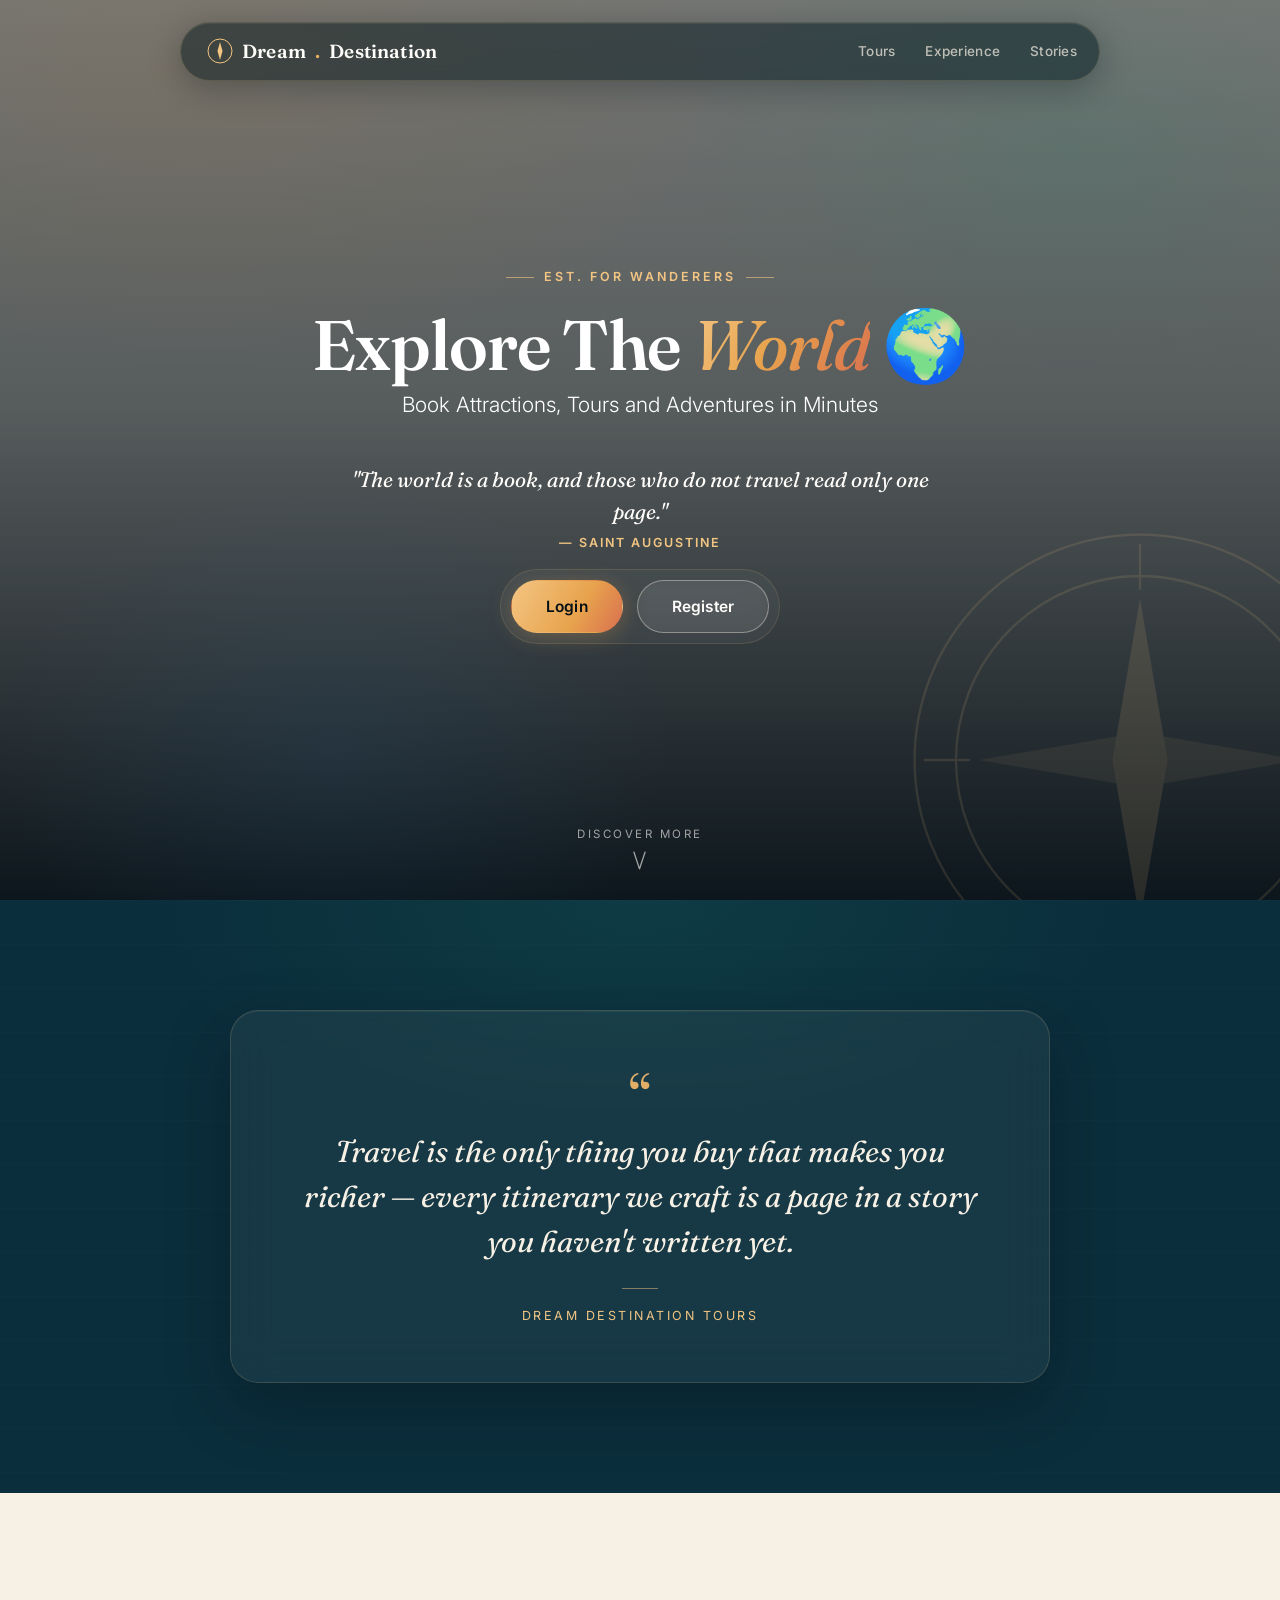
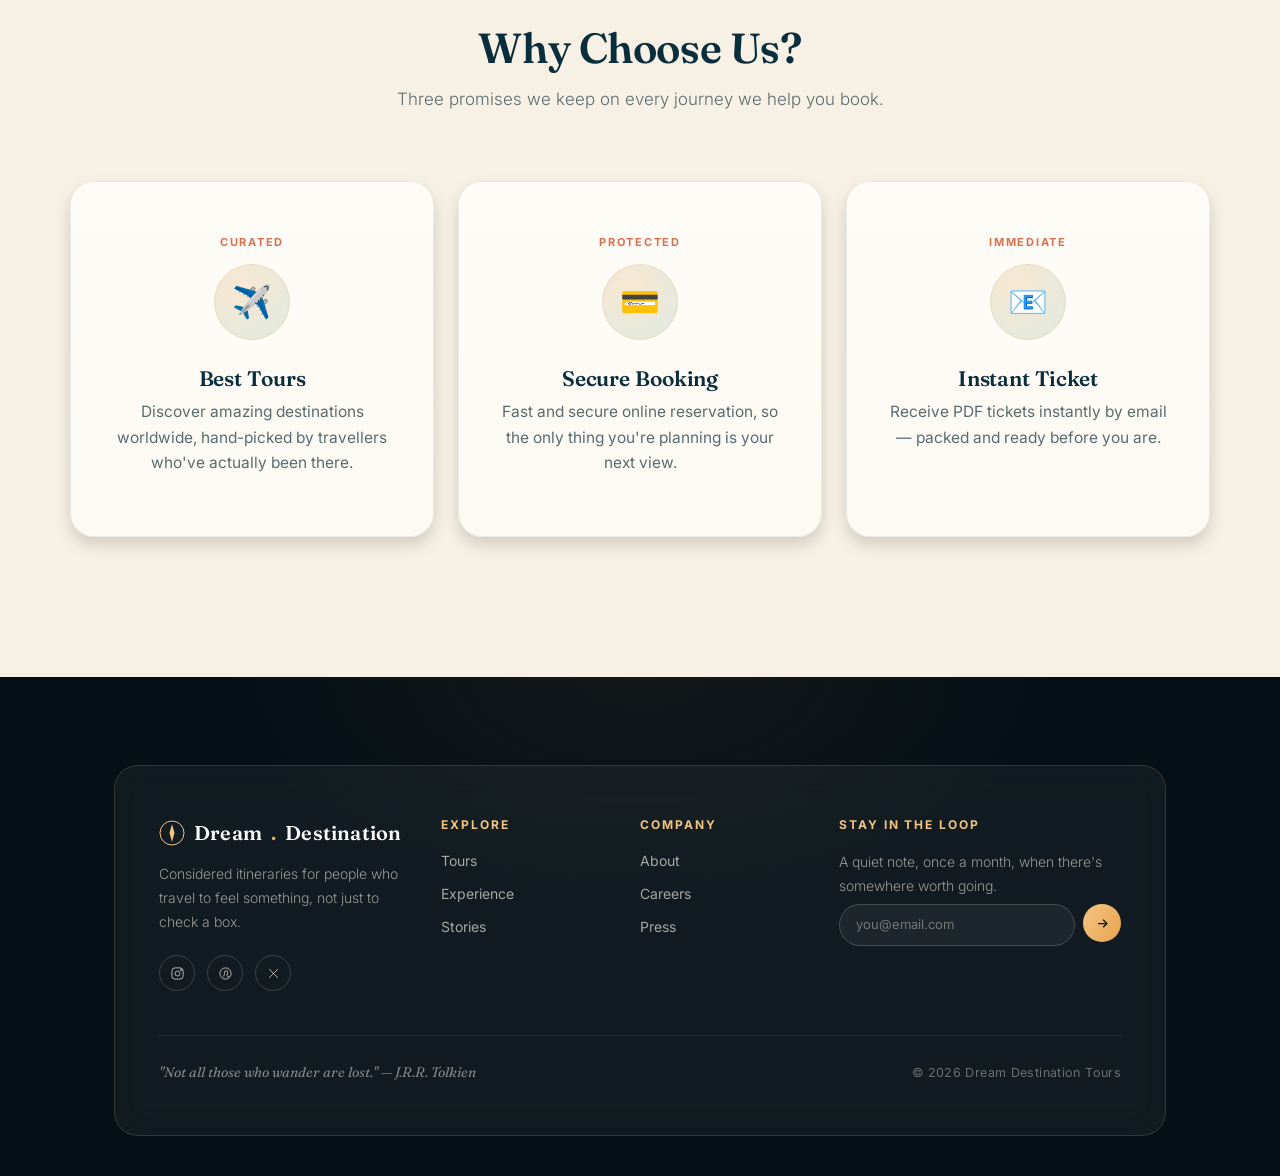
<file: travel-web/src/main/resources/templates/index.html>
<!DOCTYPE html>
<html xmlns:th="http://www.thymeleaf.org">
<head>

    <title> Dream Destination Tours </title>

    <meta charset="UTF-8">
    <meta name="viewport" content="width=device-width, initial-scale=1">

    <link href="https://cdn.jsdelivr.net/npm/bootstrap@5.3.7/dist/css/bootstrap.min.css" rel="stylesheet">

    <link rel="preconnect" href="https://fonts.googleapis.com">
    <link rel="preconnect" href="https://fonts.gstatic.com" crossorigin>
    <link href="https://fonts.googleapis.com/css2?family=Fraunces:ital,opsz,wght@0,9..144,300;0,9..144,400;0,9..144,500;0,9..144,600;0,9..144,700;1,9..144,500&family=Inter:wght@400;500;600;700;800&display=swap" rel="stylesheet">

    <style>

        :root{
            --dusk-teal:#0B2E3C;
            --dusk-teal-deep:#071E28;
            --navy-abyss:#050F16;
            --sunrise-gold:#E8A34D;
            --sunrise-gold-soft:#F3C583;
            --emerald:#1F8A6F;
            --royal:#2C5F8A;
            --sand:#F7F0E4;
            --ink:#12242B;
            --coral:#D9704F;
            --paper:#FFFDF9;
            --glass-border:rgba(243,197,131,.16);
            --glass-fill:rgba(255,253,249,.05);
        }

        *{
            box-sizing:border-box;
        }

        html{
            scroll-behavior:smooth;
        }

        body{
            font-family:'Inter', Arial, sans-serif;
            color:var(--ink);
            background:var(--sand);
            overflow-x:hidden;
        }

        h1,h2,h3,h4,.brand-mark{
            font-family:'Fraunces', Georgia, serif;
        }

        a{
            text-decoration:none;
        }

        ::selection{
            background:var(--sunrise-gold);
            color:var(--navy-abyss);
        }

        /* ---------- FLOATING NAVBAR ---------- */

        .voyage-nav{
            position:fixed;
            top:22px;
            left:50%;
            transform:translateX(-50%);
            z-index:50;
            width:min(920px, calc(100% - 40px));
            display:flex;
            align-items:center;
            justify-content:space-between;
            padding:14px 22px 14px 26px;
            background:rgba(7,25,34,.52);
            border:1px solid rgba(243,197,131,.18);
            border-radius:100px;
            backdrop-filter:blur(18px) saturate(160%);
            -webkit-backdrop-filter:blur(18px) saturate(160%);
            box-shadow:0 8px 32px rgba(5,15,22,.28), inset 0 1px 0 rgba(255,255,255,.06);
            transition:background .4s ease, box-shadow .4s ease;
        }

        .voyage-nav .nav-links{
            display:flex;
            align-items:center;
            gap:30px;
        }

        .voyage-nav .nav-links a{
            color:rgba(247,240,228,.72);
            font-size:13.5px;
            font-weight:500;
            letter-spacing:.02em;
            transition:color .25s ease;
            position:relative;
        }

        .voyage-nav .nav-links a::after{
            content:"";
            position:absolute;
            left:0;
            bottom:-4px;
            width:0;
            height:1px;
            background:var(--sunrise-gold);
            transition:width .3s ease;
        }

        .voyage-nav .nav-links a:hover{
            color:var(--paper);
        }

        .voyage-nav .nav-links a:hover::after{
            width:100%;
        }

        /* ---------- HERO ---------- */

        .hero{

            min-height:100vh;

            background:
                    radial-gradient(ellipse 900px 500px at 15% 8%, rgba(232,163,77,.16) 0%, transparent 60%),
                    linear-gradient(180deg, rgba(5,15,22,.32) 0%, rgba(7,20,28,.5) 45%, rgba(5,15,22,.95) 100%),
                    url("https://images.unsplash.com/photo-1507525428034-b723cf961d3e?auto=format&fit=crop&w=1600&q=80");

            background-size:cover, cover, cover;

            background-position:center, center, center;

            background-attachment:fixed;

            position:relative;

            overflow:hidden;

            display:flex;
            flex-direction:column;

        }

        @supports (-webkit-touch-callout: none){
            .hero{ background-attachment:scroll; }
        }

        .overlay{

            position:absolute;

            top:0;
            left:0;

            width:100%;
            height:100%;

            background:rgba(5,13,19,.32);

            z-index:0;

        }

        /* animated aurora sweep — subtle, ambient, not neon */
        .aurora{
            position:absolute;
            inset:-10%;
            z-index:0;
            background:
                    radial-gradient(600px 380px at 78% 22%, rgba(31,138,111,.14), transparent 65%),
                    radial-gradient(520px 420px at 30% 78%, rgba(44,95,138,.16), transparent 65%);
            animation:auroraDrift 22s ease-in-out infinite alternate;
            pointer-events:none;
        }

        @keyframes auroraDrift{
            0%{ transform:translate(0,0) scale(1); opacity:.75; }
            100%{ transform:translate(-2%, 2%) scale(1.06); opacity:1; }
        }

        /* wayfinding compass watermark — signature element, now gently alive */
        .compass-mark{
            position:absolute;
            z-index:1;
            right:-90px;
            bottom:-90px;
            width:460px;
            height:460px;
            opacity:.12;
            pointer-events:none;
            animation:compassSpin 140s linear infinite;
        }

        @keyframes compassSpin{
            from{ transform:rotate(0deg); }
            to{ transform:rotate(360deg); }
        }

        /* floating light motes */
        .motes{
            position:absolute;
            inset:0;
            z-index:1;
            pointer-events:none;
            overflow:hidden;
        }

        .mote{
            position:absolute;
            border-radius:50%;
            background:radial-gradient(circle, rgba(243,197,131,.85) 0%, rgba(243,197,131,0) 70%);
            animation:moteFloat linear infinite;
        }

        @keyframes moteFloat{
            0%{ transform:translateY(0) translateX(0); opacity:0; }
            10%{ opacity:.55; }
            90%{ opacity:.4; }
            100%{ transform:translateY(-120vh) translateX(20px); opacity:0; }
        }

        .brand-mark{
            color:var(--paper);
            font-size:19px;
            font-weight:600;
            letter-spacing:.01em;
            display:flex;
            align-items:center;
            gap:9px;
        }

        .brand-mark .brand-glyph{
            width:26px;
            height:26px;
            flex-shrink:0;
        }

        .brand-mark span{
            background:linear-gradient(120deg, var(--sunrise-gold-soft), var(--sunrise-gold));
            -webkit-background-clip:text;
            background-clip:text;
            color:transparent;
        }

        .eyebrow{
            display:inline-flex;
            align-items:center;
            gap:10px;
            color:var(--sunrise-gold-soft);
            font-size:12.5px;
            letter-spacing:.24em;
            text-transform:uppercase;
            font-weight:600;
            margin-bottom:22px;
            opacity:0;
            animation:fadeUp .9s ease forwards .15s;
        }

        .eyebrow::before,
        .eyebrow::after{
            content:"";
            display:block;
            width:28px;
            height:1px;
            background:var(--sunrise-gold-soft);
            opacity:.6;
        }

        .hero-content{

            position:relative;

            z-index:2;

            color:white;

            flex:1;

            display:flex;

            justify-content:center;

            align-items:center;

            flex-direction:column;

            padding:120px 24px 0;

            text-align:center;

        }

        @keyframes fadeUp{
            from{ opacity:0; transform:translateY(18px); }
            to{ opacity:1; transform:translateY(0); }
        }

        h1{

            font-size:70px;

            font-weight:600;

            line-height:1.04;

            max-width:920px;

            letter-spacing:-.015em;

            opacity:0;

            animation:fadeUp 1s ease forwards .3s;

        }

        h1 em{
            font-style:italic;
            font-weight:500;
            background:linear-gradient(120deg, var(--sunrise-gold-soft) 0%, var(--sunrise-gold) 45%, var(--coral) 100%);
            -webkit-background-clip:text;
            background-clip:text;
            color:transparent;
        }

        .hero-content > p{
            opacity:0;
            animation:fadeUp 1s ease forwards .48s;
        }

        .hero-quote{
            font-family:'Fraunces', Georgia, serif;
            font-style:italic;
            font-weight:400;
            font-size:21px;
            max-width:600px;
            color:var(--paper);
            opacity:0;
            margin:26px 0 6px;
            line-height:1.55;
            animation:fadeUp 1s ease forwards .64s;
        }

        .hero-quote-attr{
            font-size:12.5px;
            letter-spacing:.16em;
            text-transform:uppercase;
            color:var(--sunrise-gold-soft);
            font-weight:600;
            margin-bottom:8px;
            opacity:0;
            animation:fadeUp 1s ease forwards .74s;
        }

        p{

            font-size:21px;

            font-weight:300;

        }

        .hero-cta-shell{
            opacity:0;
            animation:fadeUp 1s ease forwards .88s;
            display:flex;
            align-items:center;
            gap:14px;
            flex-wrap:wrap;
            justify-content:center;
            margin-top:8px;
            padding:10px;
            border-radius:100px;
            background:rgba(255,253,249,.045);
            border:1px solid rgba(243,197,131,.14);
            backdrop-filter:blur(14px);
            -webkit-backdrop-filter:blur(14px);
        }

        .hero .btn-lg{

            padding:14px 34px;

            font-weight:600;

            font-size:15.5px;

            border-radius:100px;

            letter-spacing:.01em;

            border-width:1px;

            transition:transform .35s cubic-bezier(.2,.8,.2,1), box-shadow .35s ease, background .3s ease, border-color .3s ease, color .3s ease;

            position:relative;

            overflow:hidden;

        }

        .btn-primary{
            background:linear-gradient(120deg, var(--sunrise-gold-soft), var(--sunrise-gold) 60%, var(--coral));
            border-color:transparent;
            color:var(--navy-abyss);
            box-shadow:0 4px 22px rgba(232,163,77,.28);
        }

        .btn-primary:hover,
        .btn-primary:focus{
            transform:translateY(-2px);
            box-shadow:0 10px 32px rgba(232,163,77,.42);
            background:linear-gradient(120deg, var(--sunrise-gold), var(--coral));
            color:var(--paper);
        }

        .btn-success{
            background:rgba(255,253,249,.06);
            border-color:rgba(247,240,228,.4);
            color:var(--paper);
            backdrop-filter:blur(6px);
        }

        .btn-success:hover,
        .btn-success:focus{
            background:rgba(255,253,249,.14);
            border-color:var(--paper);
            color:var(--paper);
            transform:translateY(-2px);
        }

        .btn:focus-visible{
            outline:3px solid var(--sunrise-gold-soft);
            outline-offset:2px;
        }

        /* nav variants of buttons — smaller footprint */
        .voyage-nav .btn-lg{
            padding:9px 22px;
            font-size:13.5px;
        }

        .scroll-cue{
            position:relative;
            z-index:2;
            margin:34px auto 30px;
            color:var(--paper);
            opacity:.6;
            font-size:11.5px;
            letter-spacing:.22em;
            text-transform:uppercase;
            display:flex;
            flex-direction:column;
            align-items:center;
            gap:8px;
        }

        .scroll-cue svg{
            width:13px;
            height:19px;
            animation:driftDown 1.8s ease-in-out infinite;
        }

        @keyframes driftDown{
            0%,100%{ transform:translateY(0); opacity:.5; }
            50%{ transform:translateY(6px); opacity:1; }
        }

        /* ---------- QUOTE BAND ---------- */

        .quote-band{
            background:
                    radial-gradient(700px 340px at 50% 0%, rgba(31,138,111,.14), transparent 70%),
                    var(--dusk-teal);
            color:var(--sand);
            padding:110px 24px;
            text-align:center;
            position:relative;
            overflow:hidden;
        }

        .quote-band::before{
            content:"";
            position:absolute;
            inset:0;
            background:
                    linear-gradient(rgba(247,240,228,.05) 1px, transparent 1px);
            background-size:100% 44px;
            opacity:.25;
            pointer-events:none;
        }

        .quote-glass{
            position:relative;
            z-index:1;
            max-width:820px;
            margin:0 auto;
            padding:56px 48px;
            background:var(--glass-fill);
            border:1px solid var(--glass-border);
            border-radius:28px;
            backdrop-filter:blur(20px);
            -webkit-backdrop-filter:blur(20px);
            box-shadow:0 24px 60px rgba(5,15,22,.35), inset 0 1px 0 rgba(255,255,255,.05);
        }

        .quote-band blockquote{
            font-family:'Fraunces', Georgia, serif;
            font-style:italic;
            font-weight:400;
            font-size:30px;
            max-width:680px;
            margin:0 auto;
            line-height:1.5;
        }

        .quote-band .quote-mark{
            font-family:'Fraunces', Georgia, serif;
            font-size:60px;
            font-style:normal;
            background:linear-gradient(120deg, var(--sunrise-gold-soft), var(--sunrise-gold));
            -webkit-background-clip:text;
            background-clip:text;
            color:transparent;
            line-height:1;
            display:block;
            margin-bottom:2px;
            opacity:.95;
        }

        .quote-band cite{
            display:block;
            margin-top:24px;
            font-style:normal;
            font-size:12.5px;
            letter-spacing:.2em;
            text-transform:uppercase;
            color:var(--sunrise-gold-soft);
        }

        .quote-band cite::before{
            content:"";
            display:block;
            width:36px;
            height:1px;
            background:var(--sunrise-gold-soft);
            opacity:.5;
            margin:0 auto 18px;
        }

        /* ---------- FEATURES (luxury service cards) ---------- */

        .features-section{
            padding:130px 0 140px;
            background:var(--sand);
            position:relative;
        }

        .section-heading{
            text-align:center;
            margin-bottom:14px;
            font-size:42px;
            font-weight:600;
            color:var(--dusk-teal);
            letter-spacing:-.01em;
        }

        .section-subheading{
            text-align:center;
            max-width:560px;
            margin:0 auto 68px;
            color:#5A6B70;
            font-size:17px;
            font-weight:300;
        }

        .feature-card{

            transition:transform .45s cubic-bezier(.2,.8,.2,1), box-shadow .45s ease, border-color .45s ease;

            background:linear-gradient(180deg, rgba(255,253,249,.9), rgba(255,253,249,.72));

            border:1px solid rgba(11,46,60,.08);

            border-radius:24px;

            position:relative;

            padding:52px 36px 44px !important;

            box-shadow:0 4px 18px rgba(11,46,60,.05);

            overflow:hidden;

        }

        .feature-card::before{
            content:"";
            position:absolute;
            top:0;
            left:0;
            right:0;
            height:3px;
            background:linear-gradient(90deg, var(--emerald), var(--sunrise-gold), var(--coral));
            opacity:0;
            transition:opacity .45s ease;
        }

        .feature-card:hover{

            transform:translateY(-10px);

            border-color:rgba(232,163,77,.35);

            box-shadow:0 26px 50px rgba(11,46,60,.14), 0 0 0 1px rgba(232,163,77,.08);

        }

        .feature-card:hover::before{
            opacity:1;
        }

        .feature-icon-shell{
            width:76px;
            height:76px;
            margin:0 auto 26px;
            border-radius:50%;
            display:flex;
            align-items:center;
            justify-content:center;
            background:radial-gradient(circle at 35% 30%, rgba(232,163,77,.22), rgba(31,138,111,.14));
            border:1px solid rgba(232,163,77,.22);
            transition:transform .5s cubic-bezier(.2,.8,.2,1), box-shadow .5s ease;
            font-size:32px;
        }

        .feature-card:hover .feature-icon-shell{
            transform:translateY(-6px) scale(1.06);
            box-shadow:0 14px 28px rgba(232,163,77,.24);
        }

        .feature-card h4{
            font-weight:600;
            color:var(--dusk-teal);
            font-size:21px;
            letter-spacing:-.005em;
        }

        .feature-card p{
            font-size:15.5px;
            font-weight:400;
            color:#5A6B70;
            line-height:1.65;
        }

        .feature-tag{
            display:inline-block;
            font-size:11px;
            letter-spacing:.16em;
            text-transform:uppercase;
            font-weight:700;
            color:var(--coral);
            margin-bottom:14px;
        }

        /* ---------- FOOTER ---------- */

        footer.site-footer{
            background:
                    radial-gradient(600px 300px at 50% 0%, rgba(232,163,77,.06), transparent 70%),
                    var(--navy-abyss) !important;
            padding:0 !important;
            position:relative;
            overflow:hidden;
        }

        .footer-inner{
            max-width:1100px;
            margin:0 auto;
            padding:88px 24px 40px;
            position:relative;
            z-index:1;
        }

        .footer-glass{
            background:var(--glass-fill);
            border:1px solid var(--glass-border);
            border-radius:24px;
            padding:52px 44px;
            backdrop-filter:blur(16px);
            -webkit-backdrop-filter:blur(16px);
        }

        .footer-grid{
            display:grid;
            grid-template-columns:1.3fr 1fr 1fr 1.2fr;
            gap:40px;
        }

        .footer-brand .brand-mark{
            font-size:20px;
            margin-bottom:14px;
        }

        .footer-blurb{
            color:rgba(247,240,228,.6);
            font-size:14px;
            font-weight:300;
            line-height:1.7;
            max-width:280px;
        }

        .footer-col h5{
            color:var(--sunrise-gold-soft);
            font-size:12px;
            letter-spacing:.16em;
            text-transform:uppercase;
            font-weight:700;
            margin-bottom:18px;
        }

        .footer-col a{
            display:block;
            color:rgba(247,240,228,.66);
            font-size:14px;
            font-weight:400;
            margin-bottom:12px;
            transition:color .25s ease;
        }

        .footer-col a:hover{
            color:var(--sunrise-gold-soft);
        }

        .footer-newsletter form{
            display:flex;
            gap:8px;
            margin-top:6px;
        }

        .footer-newsletter input{
            flex:1;
            min-width:0;
            background:rgba(255,253,249,.05);
            border:1px solid rgba(247,240,228,.18);
            border-radius:100px;
            padding:10px 16px;
            font-size:13px;
            color:var(--paper);
        }

        .footer-newsletter input::placeholder{
            color:rgba(247,240,228,.4);
        }

        .footer-newsletter input:focus{
            outline:none;
            border-color:var(--sunrise-gold-soft);
        }

        .footer-newsletter button{
            flex-shrink:0;
            width:38px;
            height:38px;
            border-radius:50%;
            border:none;
            background:linear-gradient(120deg, var(--sunrise-gold-soft), var(--sunrise-gold));
            color:var(--navy-abyss);
            display:flex;
            align-items:center;
            justify-content:center;
            cursor:pointer;
            transition:transform .3s ease;
        }

        .footer-newsletter button:hover{
            transform:scale(1.08);
        }

        .footer-socials{
            display:flex;
            gap:12px;
            margin-top:22px;
        }

        .footer-socials a{
            width:36px;
            height:36px;
            border-radius:50%;
            border:1px solid rgba(247,240,228,.18);
            display:flex;
            align-items:center;
            justify-content:center;
            color:rgba(247,240,228,.7);
            transition:all .3s ease;
        }

        .footer-socials a:hover{
            border-color:var(--sunrise-gold-soft);
            color:var(--sunrise-gold-soft);
            transform:translateY(-3px);
        }

        .footer-socials svg{
            width:15px;
            height:15px;
        }

        .footer-bottom{
            border-top:1px solid rgba(247,240,228,.1);
            margin-top:44px;
            padding-top:26px;
            display:flex;
            align-items:center;
            justify-content:space-between;
            flex-wrap:wrap;
            gap:14px;
        }

        .footer-tag{
            display:block;
            font-family:'Fraunces', Georgia, serif;
            font-style:italic;
            font-weight:400;
            color:rgba(247,240,228,.5);
            font-size:14px;
        }

        .footer-copy{
            font-size:12.5px;
            color:rgba(247,240,228,.4);
            letter-spacing:.03em;
        }

        /* ---------- scroll reveal ---------- */

        .reveal{
            opacity:0;
            transform:translateY(28px);
            transition:opacity .8s ease, transform .8s cubic-bezier(.2,.8,.2,1);
        }

        .reveal.is-visible{
            opacity:1;
            transform:translateY(0);
        }

        /* ---------- responsive ---------- */

        @media (max-width:991px){
            .footer-grid{
                grid-template-columns:1fr 1fr;
                row-gap:34px;
            }
        }

        @media (max-width:768px){
            h1{ font-size:38px; }
            .hero-content{ padding-top:110px; }
            .hero-quote{ font-size:17px; }
            .quote-band blockquote{ font-size:21px; }
            .quote-glass{ padding:40px 26px; }
            .compass-mark{ width:280px; height:280px; right:-60px; bottom:-60px; }
            .voyage-nav{ padding:12px 16px; border-radius:24px; top:14px; }
            .voyage-nav .nav-links{ display:none; }
            .section-heading{ font-size:32px; }
            .footer-grid{ grid-template-columns:1fr; }
            .footer-glass{ padding:38px 24px; }
            .footer-bottom{ flex-direction:column; align-items:flex-start; }
        }

        @media (prefers-reduced-motion:reduce){
            .scroll-cue svg,
            .aurora,
            .compass-mark,
            .mote,
            .eyebrow,
            h1,
            .hero-content > p,
            .hero-quote,
            .hero-quote-attr,
            .hero-cta-shell{
                animation:none !important;
                opacity:1 !important;
                transform:none !important;
            }
            .feature-card, .hero .btn-lg, .reveal{ transition:none; }
            .reveal{ opacity:1; transform:none; }
            html{ scroll-behavior:auto; }
        }

    </style>

</head>

<body>

<nav class="voyage-nav">
    <div class="brand-mark">
        <svg class="brand-glyph" viewBox="0 0 26 26" fill="none" xmlns="http://www.w3.org/2000/svg" aria-hidden="true">
            <circle cx="13" cy="13" r="12" stroke="#F3C583" stroke-width="1"/>
            <path d="M13 4 L15.5 13 L13 22 L10.5 13 Z" fill="#F3C583"/>
        </svg>
        Dream<span>.</span>Destination
    </div>
    <div class="nav-links">
        <a href="#tours">Tours</a>
        <a href="#experience">Experience</a>
        <a href="#stories">Stories</a>
    </div>
</nav>

<section class="hero">

    <div class="overlay"></div>
    <div class="aurora"></div>

    <svg class="compass-mark" viewBox="0 0 200 200" xmlns="http://www.w3.org/2000/svg" aria-hidden="true">
        <circle cx="100" cy="100" r="98" fill="none" stroke="#F3C583" stroke-width="1"/>
        <circle cx="100" cy="100" r="80" fill="none" stroke="#F3C583" stroke-width="1"/>
        <g stroke="#F3C583" stroke-width="1">
            <line x1="100" y1="6" x2="100" y2="26"/>
            <line x1="100" y1="174" x2="100" y2="194"/>
            <line x1="6" y1="100" x2="26" y2="100"/>
            <line x1="174" y1="100" x2="194" y2="100"/>
        </g>
        <path d="M100 30 L112 100 L100 170 L88 100 Z" fill="#F3C583"/>
        <path d="M30 100 L100 88 L170 100 L100 112 Z" fill="#F3C583" opacity=".55"/>
        <circle cx="100" cy="100" r="5" fill="#F3C583"/>
    </svg>

    <div class="motes" aria-hidden="true">
        <span class="mote" style="width:5px;height:5px;left:12%;bottom:-10px;animation-duration:14s;animation-delay:0s;"></span>
        <span class="mote" style="width:3px;height:3px;left:26%;bottom:-10px;animation-duration:18s;animation-delay:3s;"></span>
        <span class="mote" style="width:6px;height:6px;left:41%;bottom:-10px;animation-duration:16s;animation-delay:6s;"></span>
        <span class="mote" style="width:4px;height:4px;left:58%;bottom:-10px;animation-duration:20s;animation-delay:1.5s;"></span>
        <span class="mote" style="width:3px;height:3px;left:72%;bottom:-10px;animation-duration:15s;animation-delay:4.5s;"></span>
        <span class="mote" style="width:5px;height:5px;left:85%;bottom:-10px;animation-duration:19s;animation-delay:8s;"></span>
        <span class="mote" style="width:4px;height:4px;left:93%;bottom:-10px;animation-duration:13s;animation-delay:2s;"></span>
    </div>

    <div class="hero-content text-center">

        <span class="eyebrow">Est. for wanderers</span>

        <h1>Explore The <em>World</em> 🌍</h1>

        <p>Book Attractions, Tours and Adventures in Minutes</p>

        <p class="hero-quote">"The world is a book, and those who do not travel read only one page."</p>
        <span class="hero-quote-attr">— Saint Augustine</span>

        <div class="hero-cta-shell">

            <a href="/login" class="btn btn-primary btn-lg">
                Login
            </a>

            <a href="/register" class="btn btn-success btn-lg">
                Register
            </a>

        </div>

    </div>

    <div class="scroll-cue">
        <span>Discover more</span>
        <svg viewBox="0 0 14 20" fill="none" xmlns="http://www.w3.org/2000/svg" aria-hidden="true">
            <path d="M1 1L7 19L13 1" stroke="currentColor" stroke-width="1.5" stroke-linecap="round" stroke-linejoin="round"/>
        </svg>
    </div>

</section>

<div class="quote-band" id="stories">
    <div class="quote-glass reveal">
        <span class="quote-mark">&ldquo;</span>
        <blockquote>Travel is the only thing you buy that makes you richer — every itinerary we craft is a page in a story you haven't written yet.</blockquote>
        <cite>Dream Destination Tours</cite>
    </div>
</div>

<section class="container features-section" id="tours">

    <h2 class="section-heading reveal">
        Why Choose Us?
    </h2>
    <p class="section-subheading reveal">Three promises we keep on every journey we help you book.</p>

    <div class="row g-4" id="experience">

        <div class="col-md-4">

            <div class="card feature-card shadow p-4 text-center h-100 reveal">

                <span class="feature-tag">Curated</span>

                <div class="feature-icon-shell">✈️</div>

                <h4>Best Tours</h4>

                <p>
                    Discover amazing destinations worldwide, hand-picked by travellers who've actually been there.
                </p>

            </div>

        </div>

        <div class="col-md-4">

            <div class="card feature-card shadow p-4 text-center h-100 reveal">

                <span class="feature-tag">Protected</span>

                <div class="feature-icon-shell">💳</div>

                <h4>Secure Booking</h4>

                <p>
                    Fast and secure online reservation, so the only thing you're planning is your next view.
                </p>

            </div>

        </div>

        <div class="col-md-4">

            <div class="card feature-card shadow p-4 text-center h-100 reveal">

                <span class="feature-tag">Immediate</span>

                <div class="feature-icon-shell">📧</div>

                <h4>Instant Ticket</h4>

                <p>
                    Receive PDF tickets instantly by email — packed and ready before you are.
                </p>

            </div>

        </div>

    </div>

</section>

<footer class="site-footer text-white">

    <div class="footer-inner">
        <div class="footer-glass reveal">

            <div class="footer-grid">

                <div class="footer-brand">
                    <div class="brand-mark">
                        <svg class="brand-glyph" viewBox="0 0 26 26" fill="none" xmlns="http://www.w3.org/2000/svg" aria-hidden="true">
                            <circle cx="13" cy="13" r="12" stroke="#F3C583" stroke-width="1"/>
                            <path d="M13 4 L15.5 13 L13 22 L10.5 13 Z" fill="#F3C583"/>
                        </svg>
                        Dream<span>.</span>Destination
                    </div>
                    <p class="footer-blurb">Considered itineraries for people who travel to feel something, not just to check a box.</p>
                    <div class="footer-socials">
                        <a href="#" aria-label="Instagram"><svg viewBox="0 0 24 24" fill="none" stroke="currentColor" stroke-width="1.6"><rect x="3" y="3" width="18" height="18" rx="5"/><circle cx="12" cy="12" r="4"/><circle cx="17.5" cy="6.5" r="1"/></svg></a>
                        <a href="#" aria-label="Pinterest"><svg viewBox="0 0 24 24" fill="none" stroke="currentColor" stroke-width="1.6"><circle cx="12" cy="12" r="9"/><path d="M9 17c1-3 1.5-5 1.5-7a2.5 2.5 0 1 1 5 0c0 2-1 4-1 5.5a2 2 0 0 0 3.5 1.3"/></svg></a>
                        <a href="#" aria-label="X"><svg viewBox="0 0 24 24" fill="none" stroke="currentColor" stroke-width="1.6"><path d="M5 5l14 14M19 5L5 19"/></svg></a>
                    </div>
                </div>

                <div class="footer-col">
                    <h5>Explore</h5>
                    <a href="#tours">Tours</a>
                    <a href="#experience">Experience</a>
                    <a href="#stories">Stories</a>
                </div>

                <div class="footer-col">
                    <h5>Company</h5>
                    <a href="#">About</a>
                    <a href="#">Careers</a>
                    <a href="#">Press</a>
                </div>

                <div class="footer-col footer-newsletter">
                    <h5>Stay in the loop</h5>
                    <p class="footer-blurb" style="margin-bottom:2px;">A quiet note, once a month, when there's somewhere worth going.</p>
                    <form onsubmit="return false;">
                        <input type="email" placeholder="you@email.com" aria-label="Email address">
                        <button type="submit" aria-label="Subscribe">
                            <svg width="15" height="15" viewBox="0 0 24 24" fill="none" stroke="currentColor" stroke-width="2"><path d="M5 12h14M13 6l6 6-6 6"/></svg>
                        </button>
                    </form>
                </div>

            </div>

            <div class="footer-bottom">
                <span class="footer-tag">"Not all those who wander are lost." — J.R.R. Tolkien</span>
                <span class="footer-copy">© 2026 Dream Destination Tours</span>
            </div>

        </div>
    </div>

</footer>

<script>
    (function(){
        if (window.matchMedia && window.matchMedia('(prefers-reduced-motion: reduce)').matches) return;
        var els = document.querySelectorAll('.reveal');
        if (!('IntersectionObserver' in window)) {
            els.forEach(function(el){ el.classList.add('is-visible'); });
            return;
        }
        var io = new IntersectionObserver(function(entries){
            entries.forEach(function(entry){
                if (entry.isIntersecting) {
                    entry.target.classList.add('is-visible');
                    io.unobserve(entry.target);
                }
            });
        }, { threshold: 0.15 });
        els.forEach(function(el){ io.observe(el); });
    })();
</script>

</body>
</html>
</file>
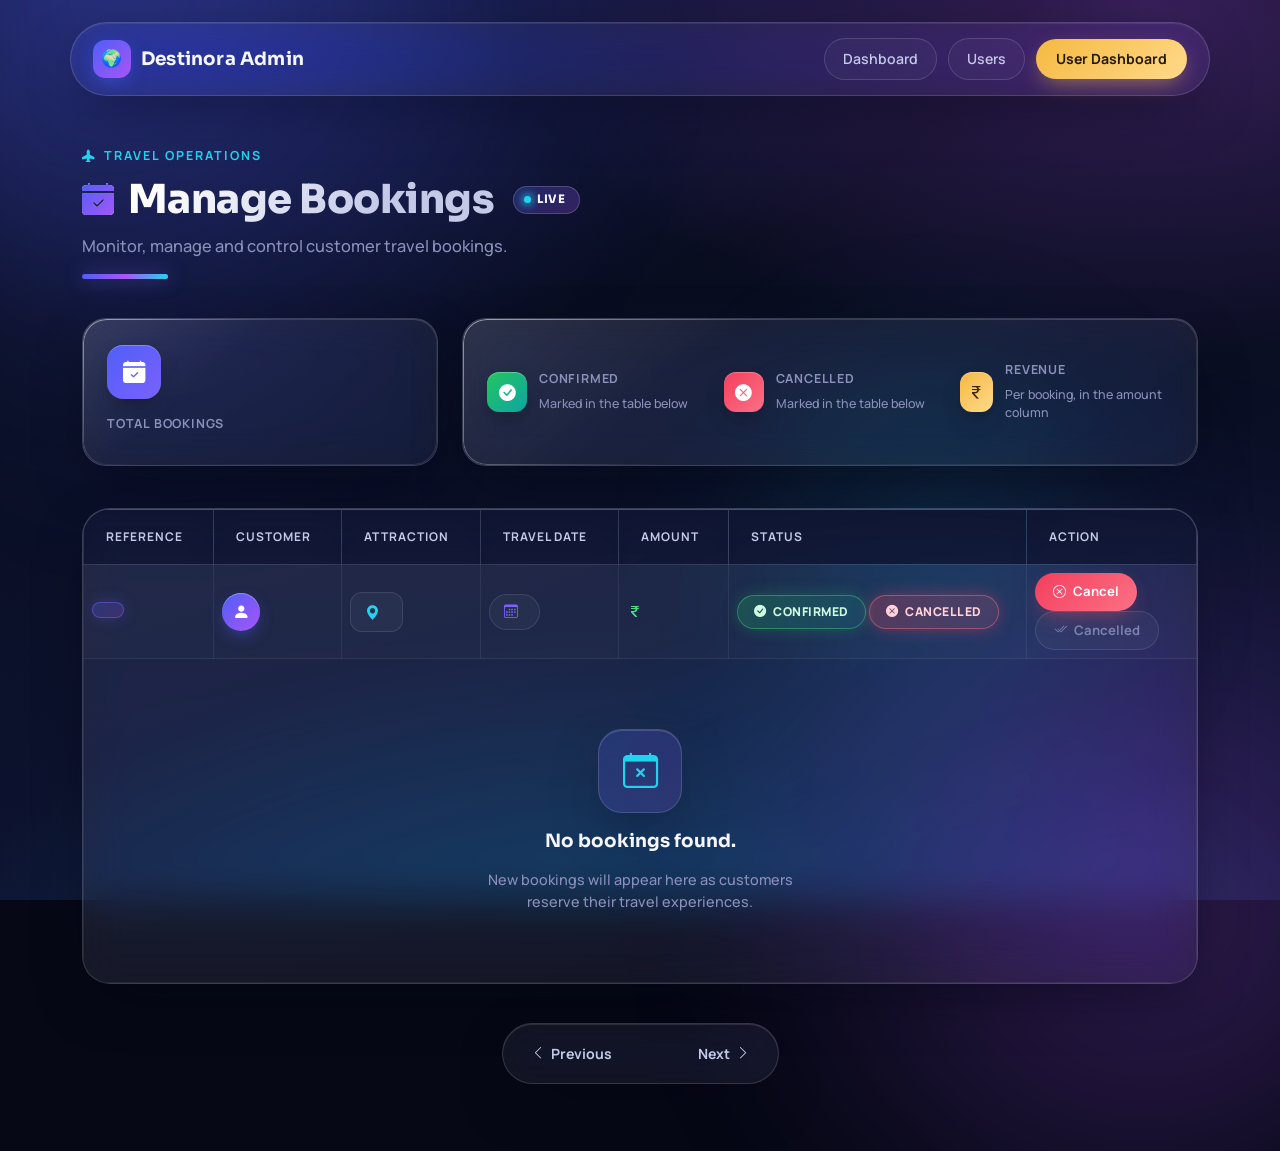
<file: travel-web/src/main/resources/templates/admin-bookings.html>
<!DOCTYPE html>
<html xmlns:th="http://www.thymeleaf.org">

<head>

    <title>Manage Bookings</title>

    <meta charset="UTF-8">

    <meta name="viewport" content="width=device-width, initial-scale=1">

    <link href="https://cdn.jsdelivr.net/npm/bootstrap@5.3.3/dist/css/bootstrap.min.css" rel="stylesheet">

    <link href="https://cdn.jsdelivr.net/npm/bootstrap-icons@1.11.3/font/bootstrap-icons.css" rel="stylesheet">

    <link rel="preconnect" href="https://fonts.googleapis.com">
    <link rel="preconnect" href="https://fonts.gstatic.com" crossorigin>
    <link href="https://fonts.googleapis.com/css2?family=Manrope:wght@400;500;600;700;800&family=Sora:wght@500;600;700;800&family=JetBrains+Mono:wght@600;700&display=swap" rel="stylesheet">

    <style>

        :root{
            --royal:      #4F5FF7;
            --royal-2:    #7B61FF;
            --purple:     #A855F7;
            --cyan:       #22D3EE;
            --gold-1:     #F5B942;
            --gold-2:     #FFD98A;

            --bg-0:       #060815;
            --bg-1:       #0A0F24;
            --bg-2:       #0D1330;

            --ink-0:      #F5F6FF;
            --ink-1:      #C4C9E8;
            --ink-2:      #8B90BA;

            --glass:      rgba(255,255,255,.055);
            --glass-2:    rgba(255,255,255,.09);
            --glass-brd:  rgba(255,255,255,.14);

            --r-xl: 28px;
            --r-lg: 24px;
            --r-md: 18px;
            --r-sm: 12px;

            --shadow-soft: 0 20px 60px -20px rgba(3,4,20,.65);
            --shadow-lift: 0 30px 80px -25px rgba(79,95,247,.35);

            --ease: cubic-bezier(.19,1,.22,1);
        }

        *{
            box-sizing:border-box;
        }

        html,body{
            height:100%;
        }

        body{
            font-family:'Manrope', 'Segoe UI', sans-serif;
            color:var(--ink-0);
            background:var(--bg-0);
            position:relative;
            overflow-x:hidden;
            min-height:100vh;
        }

        h1,h2,h3,h4,h5,h6{
            font-family:'Sora', 'Manrope', sans-serif;
        }

        /* ===================== AURORA BACKGROUND ===================== */

        .aurora-field{
            position:fixed;
            inset:0;
            z-index:-2;
            background:
                    radial-gradient(ellipse 120% 90% at 15% -10%, rgba(79,95,247,.35), transparent 55%),
                    radial-gradient(ellipse 100% 80% at 90% 0%, rgba(168,85,247,.30), transparent 50%),
                    radial-gradient(ellipse 110% 90% at 50% 120%, rgba(34,211,238,.22), transparent 55%),
                    linear-gradient(180deg, var(--bg-0) 0%, var(--bg-1) 45%, var(--bg-2) 100%);
        }

        .aurora-field::before,
        .aurora-field::after{
            content:'';
            position:absolute;
            width:60vmax;
            height:60vmax;
            border-radius:50%;
            filter:blur(90px);
            opacity:.55;
            will-change:transform;
        }

        .aurora-field::before{
            top:-20vmax;
            left:-10vmax;
            background:radial-gradient(circle at 30% 30%, rgba(79,95,247,.55), transparent 70%);
            animation:blobDrift1 26s var(--ease) infinite alternate;
        }

        .aurora-field::after{
            bottom:-25vmax;
            right:-15vmax;
            background:radial-gradient(circle at 60% 60%, rgba(168,85,247,.5), transparent 70%);
            animation:blobDrift2 32s var(--ease) infinite alternate;
        }

        .blob-cyan{
            position:fixed;
            top:35%;
            right:8%;
            width:38vmax;
            height:38vmax;
            border-radius:50%;
            background:radial-gradient(circle at 50% 50%, rgba(34,211,238,.35), transparent 72%);
            filter:blur(80px);
            z-index:-1;
            opacity:.5;
            animation:blobDrift3 22s var(--ease) infinite alternate;
        }

        .noise-overlay{
            position:fixed;
            inset:0;
            z-index:-1;
            pointer-events:none;
            background-image:radial-gradient(rgba(255,255,255,.025) 1px, transparent 1px);
            background-size:3px 3px;
            opacity:.4;
        }

        @keyframes blobDrift1{
            0%   { transform:translate(0,0) scale(1); }
            100% { transform:translate(8vmax,10vmax) scale(1.15); }
        }

        @keyframes blobDrift2{
            0%   { transform:translate(0,0) scale(1.1); }
            100% { transform:translate(-6vmax,-8vmax) scale(1); }
        }

        @keyframes blobDrift3{
            0%   { transform:translate(0,0) scale(1); }
            100% { transform:translate(-5vmax,6vmax) scale(1.2); }
        }

        @media (prefers-reduced-motion: reduce){
            .aurora-field::before,
            .aurora-field::after,
            .blob-cyan{
                animation:none;
            }
        }

        /* ===================== NAVBAR ===================== */

        .navbar{
            background:transparent !important;
            padding:22px 0 0;
            position:sticky;
            top:0;
            z-index:1000;
        }

        .navbar > .container{
            background:var(--glass);
            border:1px solid var(--glass-brd);
            border-radius:100px;
            padding:12px 22px;
            backdrop-filter:blur(22px) saturate(160%);
            -webkit-backdrop-filter:blur(22px) saturate(160%);
            box-shadow:var(--shadow-soft), inset 0 1px 0 rgba(255,255,255,.08);
            display:flex;
            align-items:center;
            justify-content:space-between;
            flex-wrap:wrap;
            gap:12px;
        }

        .navbar-brand{
            font-family:'Sora', sans-serif;
            font-weight:700 !important;
            font-size:1.15rem;
            color:var(--ink-0) !important;
            display:flex;
            align-items:center;
            gap:10px;
            letter-spacing:.2px;
        }

        .brand-badge{
            display:inline-flex;
            align-items:center;
            justify-content:center;
            width:38px;
            height:38px;
            border-radius:12px;
            background:linear-gradient(135deg, var(--royal), var(--purple));
            box-shadow:0 6px 18px -4px rgba(79,95,247,.6);
            font-size:1.05rem;
        }

        .navbar .btn-outline-light{
            border:1px solid var(--glass-brd);
            background:rgba(255,255,255,.03);
            color:var(--ink-1);
            font-weight:600;
            font-size:.88rem;
            border-radius:100px;
            padding:9px 18px;
            display:inline-flex;
            align-items:center;
            gap:8px;
            transition:.3s var(--ease);
        }

        .navbar .btn-outline-light:hover{
            color:var(--ink-0);
            background:var(--glass-2);
            border-color:rgba(255,255,255,.28);
            transform:translateY(-2px);
            box-shadow:0 10px 24px -8px rgba(79,95,247,.45);
        }

        .navbar .btn-outline-light.active-link{
            color:var(--ink-0);
            background:linear-gradient(135deg, rgba(79,95,247,.35), rgba(168,85,247,.28));
            border-color:rgba(255,255,255,.3);
            box-shadow:0 10px 26px -8px rgba(79,95,247,.5), inset 0 1px 0 rgba(255,255,255,.2);
        }

        .navbar .btn-warning{
            background:linear-gradient(135deg, var(--gold-1), var(--gold-2));
            border:none;
            color:#241a02;
            font-weight:700;
            font-size:.88rem;
            border-radius:100px;
            padding:9px 20px;
            display:inline-flex;
            align-items:center;
            gap:8px;
            box-shadow:0 8px 22px -6px rgba(245,185,66,.55);
            transition:.3s var(--ease);
        }

        .navbar .btn-warning:hover{
            transform:translateY(-2px) scale(1.03);
            box-shadow:0 14px 30px -6px rgba(245,185,66,.7);
            color:#241a02;
        }

        /* ===================== PAGE HEADER ===================== */

        .container.py-5{
            padding-top:3.2rem !important;
            padding-bottom:3.2rem !important;
        }

        .page-header-row{
            display:flex;
            justify-content:space-between;
            align-items:flex-start;
            flex-wrap:wrap;
            gap:24px;
            margin-bottom:2.4rem !important;
        }

        .page-header-row .eyebrow{
            font-size:.78rem;
            font-weight:700;
            letter-spacing:2px;
            text-transform:uppercase;
            color:var(--cyan);
            margin-bottom:10px;
            display:flex;
            align-items:center;
            gap:8px;
        }

        .page-header-row h2{
            font-weight:800;
            font-size:2.5rem;
            letter-spacing:-.5px;
            background:linear-gradient(120deg, #FFFFFF 15%, var(--ink-1) 60%);
            -webkit-background-clip:text;
            background-clip:text;
            color:transparent;
            margin-bottom:10px;
            display:flex;
            align-items:center;
            gap:14px;
        }

        .page-header-row h2 i{
            font-size:2rem;
            background:linear-gradient(135deg, var(--royal), var(--purple));
            -webkit-background-clip:text;
            background-clip:text;
            color:transparent;
            -webkit-text-fill-color:transparent;
        }

        .page-header-row p.header-subtitle{
            color:var(--ink-2);
            font-size:1.02rem;
            font-weight:500;
            margin-bottom:16px;
        }

        .header-rule{
            width:86px;
            height:5px;
            border-radius:100px;
            background:linear-gradient(90deg, var(--royal), var(--purple), var(--cyan));
            box-shadow:0 0 18px rgba(123,97,255,.55);
        }

        .analytics-badge{
            display:inline-flex;
            align-items:center;
            gap:6px;
            padding:6px 14px 6px 10px;
            border-radius:100px;
            background:linear-gradient(135deg, rgba(79,95,247,.25), rgba(168,85,247,.25));
            border:1px solid rgba(255,255,255,.18);
            font-size:.72rem;
            font-weight:700;
            letter-spacing:.6px;
            text-transform:uppercase;
            color:var(--ink-0);
            margin-left:6px;
        }

        .analytics-badge .dot{
            width:7px;
            height:7px;
            border-radius:50%;
            background:var(--cyan);
            box-shadow:0 0 8px 2px rgba(34,211,238,.8);
        }

        /* ===================== SUMMARY CARDS ===================== */

        .summary-row{
            margin-bottom:2.6rem !important;
        }

        .kpi-card{
            position:relative;
            border-radius:var(--r-lg);
            border:1px solid var(--glass-brd);
            background:linear-gradient(145deg, var(--glass-2), var(--glass));
            backdrop-filter:blur(20px) saturate(150%);
            -webkit-backdrop-filter:blur(20px) saturate(150%);
            box-shadow:var(--shadow-soft), inset 0 1px 0 rgba(255,255,255,.12);
            padding:26px 24px;
            height:100%;
            overflow:hidden;
            transition:transform .45s var(--ease), box-shadow .45s var(--ease);
        }

        .kpi-card::before{
            content:'';
            position:absolute;
            inset:0;
            padding:1px;
            border-radius:var(--r-lg);
            background:linear-gradient(135deg, rgba(255,255,255,.5), rgba(255,255,255,0) 40%, rgba(255,255,255,.12) 100%);
            -webkit-mask:linear-gradient(#fff 0 0) content-box, linear-gradient(#fff 0 0);
            -webkit-mask-composite:xor;
            mask-composite:exclude;
            pointer-events:none;
        }

        .kpi-card::after{
            content:'';
            position:absolute;
            top:-40%;
            left:-20%;
            width:70%;
            height:180%;
            background:linear-gradient(120deg, rgba(255,255,255,.14), transparent 60%);
            transform:rotate(20deg);
            pointer-events:none;
        }

        .kpi-card:hover{
            transform:translateY(-8px);
            box-shadow:var(--shadow-lift), inset 0 1px 0 rgba(255,255,255,.16);
        }

        .kpi-icon-wrap{
            width:54px;
            height:54px;
            border-radius:16px;
            display:inline-flex;
            align-items:center;
            justify-content:center;
            margin-bottom:16px;
            font-size:1.4rem;
            color:#fff;
            position:relative;
            z-index:1;
            box-shadow:0 10px 24px -8px rgba(0,0,0,.45), inset 0 1px 0 rgba(255,255,255,.25);
        }

        .kpi-icon-wrap.grad-blue{
            background:linear-gradient(135deg, var(--royal), var(--royal-2));
        }

        .kpi-icon-wrap.grad-green{
            background:linear-gradient(135deg, #22C55E, #0EA5A5);
        }

        .kpi-icon-wrap.grad-red{
            background:linear-gradient(135deg, #F43F5E, #FB7185);
        }

        .kpi-icon-wrap.grad-gold{
            background:linear-gradient(135deg, var(--gold-1), var(--gold-2));
            color:#3A2600;
        }

        .kpi-label{
            font-size:.78rem;
            font-weight:700;
            letter-spacing:.8px;
            text-transform:uppercase;
            color:var(--ink-2);
            margin-bottom:6px;
            position:relative;
            z-index:1;
        }

        .kpi-number{
            font-family:'Sora', sans-serif;
            font-size:2.05rem;
            font-weight:700;
            letter-spacing:-.5px;
            color:var(--ink-0);
            position:relative;
            z-index:1;
            line-height:1.15;
        }

        .kpi-card.gold-card{
            background:linear-gradient(155deg, rgba(245,185,66,.16), rgba(255,217,138,.05));
            border:1px solid rgba(245,185,66,.4);
            box-shadow:0 20px 60px -20px rgba(245,185,66,.35), inset 0 1px 0 rgba(255,255,255,.2);
        }

        .kpi-card.gold-card::before{
            background:linear-gradient(135deg, rgba(255,217,138,.75), rgba(255,255,255,0) 45%, rgba(245,185,66,.25) 100%);
        }

        .kpi-card.gold-card .kpi-number{
            background:linear-gradient(120deg, var(--gold-2), var(--gold-1) 60%, #fff);
            -webkit-background-clip:text;
            background-clip:text;
            color:transparent;
        }

        .kpi-legend-card{
            display:flex;
            align-items:center;
        }

        .kpi-legend-row{
            display:flex;
            flex-wrap:wrap;
            gap:24px;
            width:100%;
            position:relative;
            z-index:1;
        }

        .kpi-legend-item{
            display:flex;
            align-items:center;
            gap:12px;
            flex:1;
            min-width:160px;
        }

        .kpi-icon-sm{
            width:40px;
            height:40px;
            border-radius:12px;
            margin-bottom:0;
            font-size:1.05rem;
        }

        .kpi-legend-sub{
            font-size:.78rem;
            color:var(--ink-2);
            font-weight:500;
        }

        @media (max-width:767.98px){
            .kpi-legend-row{
                flex-direction:column;
                gap:14px;
            }
        }

        /* ===================== TABLE PANEL ===================== */

        .table-panel{
            border-radius:var(--r-xl);
            border:1px solid var(--glass-brd);
            background:linear-gradient(160deg, var(--glass-2), var(--glass));
            backdrop-filter:blur(22px) saturate(150%);
            -webkit-backdrop-filter:blur(22px) saturate(150%);
            box-shadow:var(--shadow-soft), inset 0 1px 0 rgba(255,255,255,.1);
            overflow:hidden;
        }

        .table-responsive{
            border-radius:var(--r-xl);
        }

        table.table{
            margin-bottom:0;
            color:var(--ink-0);
            border-color:rgba(255,255,255,.08) !important;
            min-width:960px;
        }

        table.table > :not(caption) > * > *{
            background:transparent;
            border-bottom-width:1px;
            box-shadow:none;
        }

        thead.table-dark{
            position:sticky;
            top:0;
            z-index:2;
        }

        thead.table-dark th{
            background:linear-gradient(180deg, rgba(13,19,48,.92), rgba(13,19,48,.82)) !important;
            backdrop-filter:blur(14px);
            color:var(--ink-1) !important;
            font-size:.75rem;
            font-weight:700;
            letter-spacing:1px;
            text-transform:uppercase;
            padding:18px 22px;
            border-bottom:1px solid rgba(255,255,255,.12) !important;
            border-color:rgba(255,255,255,.08) !important;
            white-space:nowrap;
        }

        tbody tr{
            transition:background .3s var(--ease);
        }

        tbody tr:nth-of-type(odd){
            background:rgba(255,255,255,.015);
        }

        tbody tr:hover{
            background:linear-gradient(90deg, rgba(79,95,247,.12), rgba(168,85,247,.06)) !important;
        }

        tbody td{
            padding:17px 22px;
            border-color:rgba(255,255,255,.07) !important;
            font-size:.92rem;
            vertical-align:middle;
        }

        /* reference badge */

        .ref-badge{
            display:inline-flex;
            align-items:center;
            gap:6px;
            padding:7px 15px;
            border-radius:100px;
            background:linear-gradient(135deg, rgba(79,95,247,.28), rgba(168,85,247,.2));
            border:1px solid rgba(123,97,255,.45);
            box-shadow:0 0 16px -3px rgba(123,97,255,.5);
            font-family:'JetBrains Mono', monospace;
            font-weight:700;
            font-size:.78rem;
            letter-spacing:.4px;
            color:#E4E7FF;
        }

        .ref-badge i{
            color:var(--cyan);
            font-size:.85rem;
        }

        /* customer cell */

        .customer-cell{
            display:flex;
            align-items:center;
            gap:12px;
        }

        .customer-avatar{
            width:38px;
            height:38px;
            border-radius:50%;
            flex-shrink:0;
            display:inline-flex;
            align-items:center;
            justify-content:center;
            background:linear-gradient(135deg, var(--royal), var(--purple));
            box-shadow:0 6px 16px -4px rgba(79,95,247,.55), inset 0 1px 0 rgba(255,255,255,.3);
            font-size:1.05rem;
            color:#fff;
        }

        .customer-cell .customer-name{
            font-weight:700;
            color:var(--ink-0);
            font-size:.9rem;
        }

        /* attraction card */

        .attraction-pill{
            display:inline-flex;
            align-items:center;
            gap:8px;
            background:rgba(255,255,255,.045);
            border:1px solid rgba(255,255,255,.1);
            border-radius:var(--r-sm);
            padding:8px 14px;
            font-size:.86rem;
            color:var(--ink-1);
            font-weight:500;
        }

        .attraction-pill i{
            color:var(--cyan);
            font-size:.92rem;
        }

        /* travel date pill */

        .date-pill{
            display:inline-flex;
            align-items:center;
            gap:7px;
            background:rgba(255,255,255,.04);
            border:1px solid rgba(255,255,255,.1);
            border-radius:100px;
            padding:7px 14px;
            font-size:.83rem;
            color:var(--ink-1);
            font-weight:600;
        }

        .date-pill i{
            color:var(--royal-2);
            font-size:.85rem;
        }

        /* amount */

        .amount-cell{
            display:inline-flex;
            align-items:center;
            gap:6px;
            font-family:'Sora', sans-serif;
            font-weight:700;
            font-size:1.02rem;
            background:linear-gradient(120deg, #4ADE80, #22D3EE);
            -webkit-background-clip:text;
            background-clip:text;
            color:transparent;
        }

        .amount-cell i{
            color:#4ADE80;
            font-size:.95rem;
            -webkit-text-fill-color:#4ADE80;
        }

        /* status pills */

        .status-pill{
            display:inline-flex;
            align-items:center;
            gap:7px;
            padding:7px 16px;
            border-radius:100px;
            font-size:.76rem;
            font-weight:800;
            letter-spacing:.5px;
            text-transform:uppercase;
        }

        .status-pill.status-confirmed{
            background:linear-gradient(135deg, rgba(34,197,94,.26), rgba(14,165,165,.14));
            border:1px solid rgba(74,222,128,.4);
            color:#CFFAE0;
            box-shadow:0 0 18px -3px rgba(34,197,94,.4);
            animation:pulseGlowGreen 3s ease-in-out infinite;
        }

        .status-pill.status-cancelled{
            background:linear-gradient(135deg, rgba(244,63,94,.28), rgba(251,113,133,.14));
            border:1px solid rgba(251,113,133,.45);
            color:#FFD3DA;
            box-shadow:0 0 18px -3px rgba(244,63,94,.55);
        }

        @keyframes pulseGlowGreen{
            0%, 100% { box-shadow:0 0 18px -3px rgba(34,197,94,.4); }
            50%      { box-shadow:0 0 22px -1px rgba(34,197,94,.65); }
        }

        @media (prefers-reduced-motion: reduce){
            .status-pill.status-confirmed{
                animation:none;
            }
        }

        /* action buttons */

        .btn-cancel-premium{
            background:linear-gradient(135deg, #F43F5E, #FB7185);
            border:none;
            border-radius:100px;
            padding:9px 18px;
            font-weight:700;
            font-size:.82rem;
            color:#fff;
            display:inline-flex;
            align-items:center;
            gap:7px;
            box-shadow:0 8px 20px -6px rgba(244,63,94,.5);
            transition:.35s var(--ease);
        }

        .btn-cancel-premium:hover{
            transform:translateY(-2px);
            box-shadow:0 12px 26px -6px rgba(244,63,94,.65);
            color:#fff;
        }

        .btn-cancel-premium i{
            transition:transform .35s var(--ease);
        }

        .btn-cancel-premium:hover i{
            transform:rotate(-90deg);
        }

        .btn-cancelled-state{
            background:rgba(255,255,255,.045);
            border:1px solid rgba(255,255,255,.12);
            border-radius:100px;
            padding:9px 18px;
            font-weight:700;
            font-size:.82rem;
            color:var(--ink-2);
            display:inline-flex;
            align-items:center;
            gap:7px;
            opacity:.85;
        }

        /* ===================== EMPTY STATE ===================== */

        .empty-state-cell{
            padding:70px 24px !important;
        }

        .empty-state{
            display:flex;
            flex-direction:column;
            align-items:center;
            gap:14px;
            animation:floatY 5s ease-in-out infinite;
        }

        .empty-state .empty-icon{
            width:84px;
            height:84px;
            border-radius:24px;
            display:inline-flex;
            align-items:center;
            justify-content:center;
            font-size:2.2rem;
            background:linear-gradient(135deg, rgba(79,95,247,.22), rgba(168,85,247,.16));
            border:1px solid rgba(255,255,255,.14);
            color:var(--cyan);
            box-shadow:var(--shadow-soft), inset 0 1px 0 rgba(255,255,255,.15);
        }

        .empty-state .empty-title{
            font-family:'Sora', sans-serif;
            font-weight:700;
            font-size:1.15rem;
            color:var(--ink-0);
        }

        .empty-state .empty-sub{
            font-size:.9rem;
            color:var(--ink-2);
            font-weight:500;
            max-width:320px;
            text-align:center;
        }

        @keyframes floatY{
            0%, 100% { transform:translateY(0); }
            50%      { transform:translateY(-8px); }
        }

        @media (prefers-reduced-motion: reduce){
            .empty-state{
                animation:none;
            }
        }

        /* ===================== PAGINATION ===================== */

        nav[aria-label="bookings-pagination"],
        .pagination-wrap{
            margin-top:2.4rem;
            display:flex;
            justify-content:center;
        }

        .pagination{
            gap:8px;
            padding:10px;
            border-radius:100px;
            background:var(--glass);
            border:1px solid var(--glass-brd);
            backdrop-filter:blur(18px) saturate(150%);
            -webkit-backdrop-filter:blur(18px) saturate(150%);
            box-shadow:var(--shadow-soft), inset 0 1px 0 rgba(255,255,255,.1);
        }

        .pagination .page-item .page-link{
            border:none;
            background:transparent;
            color:var(--ink-1);
            font-weight:700;
            font-size:.88rem;
            border-radius:100px !important;
            padding:9px 18px;
            transition:.3s var(--ease);
            display:inline-flex;
            align-items:center;
            gap:6px;
        }

        .pagination .page-item .page-link:hover{
            background:var(--glass-2);
            color:var(--ink-0);
            transform:translateY(-2px);
        }

        .pagination .page-item.active .page-link{
            background:linear-gradient(135deg, var(--royal), var(--purple));
            color:#fff;
            box-shadow:0 8px 22px -6px rgba(123,97,255,.6);
        }

        .pagination .page-item.disabled .page-link{
            color:var(--ink-2);
            opacity:.4;
            pointer-events:none;
        }

        /* ===================== RESPONSIVE ===================== */

        @media (max-width:991.98px){
            .navbar > .container{
                border-radius:24px;
                justify-content:center;
            }

            .navbar > .container > div{
                display:flex;
                flex-wrap:wrap;
                justify-content:center;
                gap:8px;
                width:100%;
            }

            .page-header-row h2{
                font-size:2rem;
            }
        }

        @media (max-width:575.98px){
            .navbar .btn-outline-light,
            .navbar .btn-warning{
                font-size:.8rem;
                padding:8px 14px;
            }

            .kpi-number{
                font-size:1.7rem;
            }

            .pagination .page-item .page-link{
                padding:8px 13px;
                font-size:.82rem;
            }
        }

        /* Focus visibility for accessibility */
        a:focus-visible,
        button:focus-visible{
            outline:2px solid var(--cyan);
            outline-offset:3px;
            border-radius:8px;
        }

    </style>

</head>

<body>

<div class="aurora-field"></div>
<div class="blob-cyan"></div>
<div class="noise-overlay"></div>

<nav class="navbar navbar-dark">

    <div class="container">

        <a class="navbar-brand fw-bold" href="/admin/dashboard">

            <span class="brand-badge">🌍</span>
            Destinora Admin

        </a>

        <div>

            <a href="/admin/dashboard" class="btn btn-outline-light me-2">
                Dashboard
            </a>

            <a href="/admin/users" class="btn btn-outline-light me-2">
                Users
            </a>

            <a href="/dashboard" class="btn btn-warning">
                User Dashboard
            </a>

        </div>

    </div>

</nav>

<div class="container py-5">

    <div class="d-flex justify-content-between align-items-center mb-4 page-header-row">

        <div>

            <span class="eyebrow"><i class="bi bi-airplane-fill"></i> Travel Operations</span>

            <h2>

                <i class="bi bi-calendar-check-fill"></i>

                Manage Bookings

                <span class="analytics-badge"><span class="dot"></span> Live</span>

            </h2>

            <p class="header-subtitle">

                Monitor, manage and control customer travel bookings.

            </p>

            <div class="header-rule"></div>

        </div>

        <span class="badge bg-primary fs-6 d-none">

            Total:
            <span th:text="${#lists.size(bookings)}"></span>

        </span>

    </div>

    <!-- Summary Cards -->

    <div class="row g-4 summary-row">

        <div class="col-md-4 col-sm-6">

            <div class="kpi-card">

                <div class="kpi-icon-wrap grad-blue">
                    <i class="bi bi-calendar-check-fill"></i>
                </div>

                <div class="kpi-label">Total Bookings</div>

                <div class="kpi-number" th:text="${#lists.size(bookings)}"></div>

            </div>

        </div>

        <div class="col-md-8">

            <div class="kpi-card kpi-legend-card">

                <div class="kpi-legend-row">

                    <div class="kpi-legend-item">
                        <span class="kpi-icon-wrap grad-green kpi-icon-sm"><i class="bi bi-check-circle-fill"></i></span>
                        <div>
                            <div class="kpi-label">Confirmed</div>
                            <div class="kpi-legend-sub">Marked in the table below</div>
                        </div>
                    </div>

                    <div class="kpi-legend-item">
                        <span class="kpi-icon-wrap grad-red kpi-icon-sm"><i class="bi bi-x-circle-fill"></i></span>
                        <div>
                            <div class="kpi-label">Cancelled</div>
                            <div class="kpi-legend-sub">Marked in the table below</div>
                        </div>
                    </div>

                    <div class="kpi-legend-item">
                        <span class="kpi-icon-wrap grad-gold kpi-icon-sm"><i class="bi bi-currency-rupee"></i></span>
                        <div>
                            <div class="kpi-label">Revenue</div>
                            <div class="kpi-legend-sub">Per booking, in the amount column</div>
                        </div>
                    </div>

                </div>

            </div>

        </div>

    </div>

    <!-- Bookings Table -->

    <div class="table-panel">

        <div class="table-responsive">

            <table class="table table-hover table-bordered align-middle">

                <thead class="table-dark">

                <tr>

                    <th>Reference</th>

                    <th>Customer</th>

                    <th>Attraction</th>

                    <th>Travel Date</th>

                    <th>Amount</th>

                    <th>Status</th>

                    <th width="170">Action</th>

                </tr>

                </thead>

                <tbody>

                <tr th:each="booking : ${bookings}">

                    <td>

                        <span class="ref-badge"
                              th:text="${booking.bookingReference}">
                        </span>

                    </td>

                    <td>

                        <div class="customer-cell">

                            <span class="customer-avatar">
                                <i class="bi bi-person-fill"></i>
                            </span>

                            <span class="customer-name" th:text="${booking.customerName}"></span>

                        </div>

                    </td>

                    <td>

                        <span class="attraction-pill">
                            <i class="bi bi-geo-alt-fill"></i>
                            <span th:text="${booking.attractionName}"></span>
                        </span>

                    </td>

                    <td>

                        <span class="date-pill">
                            <i class="bi bi-calendar3"></i>
                            <span th:text="${booking.travelDate}"></span>
                        </span>

                    </td>

                    <td>

                        <span class="amount-cell">

                            <i class="bi bi-currency-rupee"></i> <span th:text="${booking.totalAmount}"></span>

                        </span>

                    </td>

                    <td>

                        <span
                                th:if="${booking.bookingStatus == 'CONFIRMED'}"
                                class="status-pill status-confirmed">

                            <i class="bi bi-check-circle-fill"></i>
                            Confirmed

                        </span>

                        <span
                                th:if="${booking.bookingStatus == 'CANCELLED'}"
                                class="status-pill status-cancelled">

                            <i class="bi bi-x-circle-fill"></i>
                            Cancelled

                        </span>

                    </td>

                    <td>

                        <form
                                th:if="${booking.bookingStatus == 'CONFIRMED'}"
                                th:action="@{'/admin/bookings/cancel/' + ${booking.bookingReference}}"
                                method="post">

                            <button
                                    type="submit"
                                    class="btn-cancel-premium"
                                    onclick="return confirm('Cancel this booking?')">

                                <i class="bi bi-x-circle"></i>

                                Cancel

                            </button>

                        </form>

                        <button
                                th:if="${booking.bookingStatus == 'CANCELLED'}"
                                class="btn-cancelled-state"
                                disabled>

                            <i class="bi bi-check2-all"></i>

                            Cancelled

                        </button>

                    </td>

                </tr>

                <tr th:if="${#lists.isEmpty(bookings)}">

                    <td colspan="7" class="text-center empty-state-cell">

                        <div class="empty-state">

                            <span class="empty-icon">
                                <i class="bi bi-calendar-x"></i>
                            </span>

                            <span class="empty-title">No bookings found.</span>

                            <span class="empty-sub">New bookings will appear here as customers reserve their travel experiences.</span>

                        </div>

                    </td>

                </tr>

                </tbody>

            </table>

        </div>

    </div>

    <!-- Pagination -->

    <nav th:if="${totalPages > 1}" class="pagination-wrap">
        <ul class="pagination justify-content-center">

            <li class="page-item"
                th:classappend="${currentPage == 0} ? 'disabled'">
                <a class="page-link"
                   th:href="@{/admin/bookings(page=(${currentPage - 1}))}">
                    <i class="bi bi-chevron-left"></i>
                    Previous
                </a>
            </li>

            <li class="page-item"
                th:each="i : ${#numbers.sequence(0, totalPages - 1)}"
                th:classappend="${i == currentPage} ? 'active'">
                <a class="page-link"
                   th:text="${i + 1}"
                   th:href="@{/admin/bookings(page=${i})}">
                </a>
            </li>

            <li class="page-item"
                th:classappend="${currentPage == totalPages - 1} ? 'disabled'">
                <a class="page-link"
                   th:href="@{/admin/bookings(page=(${currentPage + 1}))}">
                    Next
                    <i class="bi bi-chevron-right"></i>
                </a>
            </li>

        </ul>
    </nav>

</div>

</body>

</html>
</file>
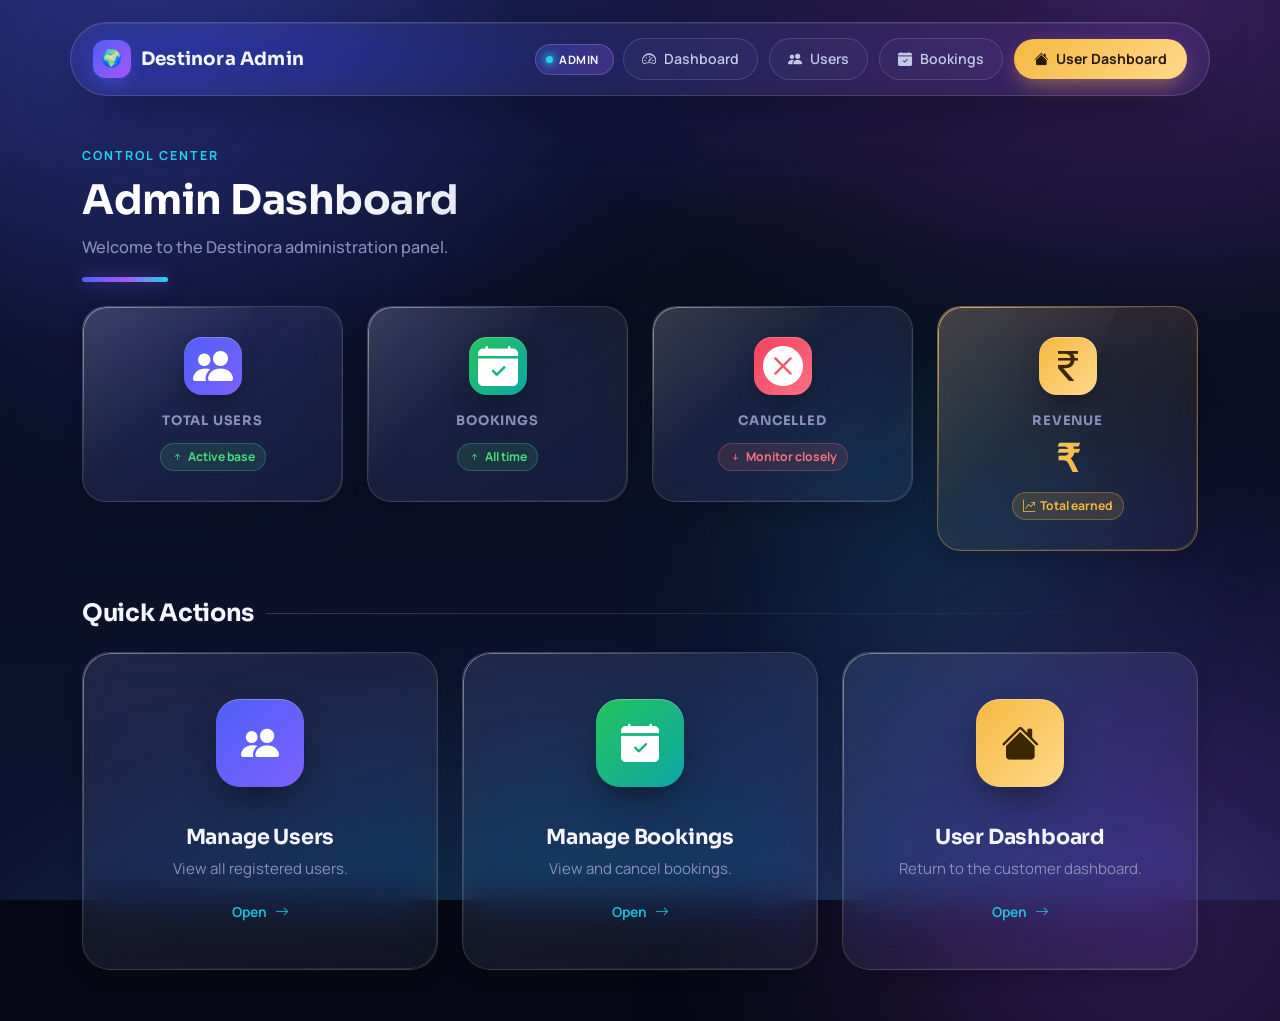
<file: travel-web/src/main/resources/templates/admin-dashboard.html>
<!DOCTYPE html>
<html xmlns:th="http://www.thymeleaf.org">

<head>

    <title>Destinora Admin Dashboard</title>

    <meta charset="UTF-8">

    <meta name="viewport" content="width=device-width, initial-scale=1">

    <link href="https://cdn.jsdelivr.net/npm/bootstrap@5.3.3/dist/css/bootstrap.min.css" rel="stylesheet">

    <link href="https://cdn.jsdelivr.net/npm/bootstrap-icons@1.11.3/font/bootstrap-icons.css" rel="stylesheet">

    <link rel="preconnect" href="https://fonts.googleapis.com">
    <link rel="preconnect" href="https://fonts.gstatic.com" crossorigin>
    <link href="https://fonts.googleapis.com/css2?family=Manrope:wght@400;500;600;700;800&family=Sora:wght@500;600;700;800&display=swap" rel="stylesheet">

    <style>

        :root{
            --royal:      #4F5FF7;
            --royal-2:    #7B61FF;
            --purple:     #A855F7;
            --cyan:       #22D3EE;
            --gold-1:     #F5B942;
            --gold-2:     #FFD98A;

            --bg-0:       #060815;
            --bg-1:       #0A0F24;
            --bg-2:       #0D1330;

            --ink-0:      #F5F6FF;
            --ink-1:      #C4C9E8;
            --ink-2:      #8B90BA;

            --glass:      rgba(255,255,255,.055);
            --glass-2:    rgba(255,255,255,.09);
            --glass-brd:  rgba(255,255,255,.14);

            --r-xl: 28px;
            --r-lg: 24px;
            --r-md: 18px;
            --r-sm: 12px;

            --shadow-soft: 0 20px 60px -20px rgba(3,4,20,.65);
            --shadow-lift: 0 30px 80px -25px rgba(79,95,247,.35);

            --ease: cubic-bezier(.19,1,.22,1);
        }

        *{
            box-sizing:border-box;
        }

        html,body{
            height:100%;
        }

        body{
            font-family:'Manrope', 'Segoe UI', sans-serif;
            color:var(--ink-0);
            background:var(--bg-0);
            position:relative;
            overflow-x:hidden;
            min-height:100vh;
        }

        h1,h2,h3,h4,h5,h6{
            font-family:'Sora', 'Manrope', sans-serif;
        }

        /* ===================== AURORA BACKGROUND ===================== */

        .aurora-field{
            position:fixed;
            inset:0;
            z-index:-2;
            background:
                    radial-gradient(ellipse 120% 90% at 15% -10%, rgba(79,95,247,.35), transparent 55%),
                    radial-gradient(ellipse 100% 80% at 90% 0%, rgba(168,85,247,.30), transparent 50%),
                    radial-gradient(ellipse 110% 90% at 50% 120%, rgba(34,211,238,.22), transparent 55%),
                    linear-gradient(180deg, var(--bg-0) 0%, var(--bg-1) 45%, var(--bg-2) 100%);
        }

        .aurora-field::before,
        .aurora-field::after{
            content:'';
            position:absolute;
            width:60vmax;
            height:60vmax;
            border-radius:50%;
            filter:blur(90px);
            opacity:.55;
            will-change:transform;
        }

        .aurora-field::before{
            top:-20vmax;
            left:-10vmax;
            background:radial-gradient(circle at 30% 30%, rgba(79,95,247,.55), transparent 70%);
            animation:blobDrift1 26s var(--ease) infinite alternate;
        }

        .aurora-field::after{
            bottom:-25vmax;
            right:-15vmax;
            background:radial-gradient(circle at 60% 60%, rgba(168,85,247,.5), transparent 70%);
            animation:blobDrift2 32s var(--ease) infinite alternate;
        }

        .blob-cyan{
            position:fixed;
            top:35%;
            right:8%;
            width:38vmax;
            height:38vmax;
            border-radius:50%;
            background:radial-gradient(circle at 50% 50%, rgba(34,211,238,.35), transparent 72%);
            filter:blur(80px);
            z-index:-1;
            opacity:.5;
            animation:blobDrift3 22s var(--ease) infinite alternate;
        }

        .noise-overlay{
            position:fixed;
            inset:0;
            z-index:-1;
            pointer-events:none;
            background-image:radial-gradient(rgba(255,255,255,.025) 1px, transparent 1px);
            background-size:3px 3px;
            opacity:.4;
        }

        @keyframes blobDrift1{
            0%   { transform:translate(0,0) scale(1); }
            100% { transform:translate(8vmax,10vmax) scale(1.15); }
        }

        @keyframes blobDrift2{
            0%   { transform:translate(0,0) scale(1.1); }
            100% { transform:translate(-6vmax,-8vmax) scale(1); }
        }

        @keyframes blobDrift3{
            0%   { transform:translate(0,0) scale(1); }
            100% { transform:translate(-5vmax,6vmax) scale(1.2); }
        }

        @media (prefers-reduced-motion: reduce){
            .aurora-field::before,
            .aurora-field::after,
            .blob-cyan{
                animation:none;
            }
        }

        /* ===================== NAVBAR ===================== */

        .navbar{
            background:transparent !important;
            padding:22px 0 0;
        }

        .navbar > .container{
            background:var(--glass);
            border:1px solid var(--glass-brd);
            border-radius:100px;
            padding:12px 22px;
            backdrop-filter:blur(22px) saturate(160%);
            -webkit-backdrop-filter:blur(22px) saturate(160%);
            box-shadow:var(--shadow-soft), inset 0 1px 0 rgba(255,255,255,.08);
            display:flex;
            align-items:center;
            justify-content:space-between;
            flex-wrap:wrap;
            gap:12px;
        }

        .navbar-brand{
            font-family:'Sora', sans-serif;
            font-weight:700 !important;
            font-size:1.15rem;
            color:var(--ink-0) !important;
            display:flex;
            align-items:center;
            gap:10px;
            letter-spacing:.2px;
        }

        .brand-badge{
            display:inline-flex;
            align-items:center;
            justify-content:center;
            width:38px;
            height:38px;
            border-radius:12px;
            background:linear-gradient(135deg, var(--royal), var(--purple));
            box-shadow:0 6px 18px -4px rgba(79,95,247,.6);
            font-size:1.05rem;
        }

        .navbar .btn-outline-light{
            border:1px solid var(--glass-brd);
            background:rgba(255,255,255,.03);
            color:var(--ink-1);
            font-weight:600;
            font-size:.88rem;
            border-radius:100px;
            padding:9px 18px;
            display:inline-flex;
            align-items:center;
            gap:8px;
            transition:.3s var(--ease);
        }

        .navbar .btn-outline-light:hover{
            color:var(--ink-0);
            background:var(--glass-2);
            border-color:rgba(255,255,255,.28);
            transform:translateY(-2px);
            box-shadow:0 10px 24px -8px rgba(79,95,247,.45);
        }

        .navbar .btn-warning{
            background:linear-gradient(135deg, var(--gold-1), var(--gold-2));
            border:none;
            color:#241a02;
            font-weight:700;
            font-size:.88rem;
            border-radius:100px;
            padding:9px 20px;
            display:inline-flex;
            align-items:center;
            gap:8px;
            box-shadow:0 8px 22px -6px rgba(245,185,66,.55);
            transition:.3s var(--ease);
        }

        .navbar .btn-warning:hover{
            transform:translateY(-2px) scale(1.03);
            box-shadow:0 14px 30px -6px rgba(245,185,66,.7);
            color:#241a02;
        }

        .admin-pill{
            display:inline-flex;
            align-items:center;
            gap:6px;
            padding:6px 14px 6px 10px;
            border-radius:100px;
            background:linear-gradient(135deg, rgba(79,95,247,.25), rgba(168,85,247,.25));
            border:1px solid rgba(255,255,255,.18);
            font-size:.72rem;
            font-weight:700;
            letter-spacing:.6px;
            text-transform:uppercase;
            color:var(--ink-0);
            margin-right:6px;
        }

        .admin-pill .dot{
            width:7px;
            height:7px;
            border-radius:50%;
            background:var(--cyan);
            box-shadow:0 0 8px 2px rgba(34,211,238,.8);
        }

        /* ===================== HERO / HEADER ===================== */

        .container.py-5{
            padding-top:3.2rem !important;
            padding-bottom:3.2rem !important;
        }

        .dash-header{
            margin-bottom:3rem;
            position:relative;
        }

        .dash-header .eyebrow{
            font-size:.78rem;
            font-weight:700;
            letter-spacing:2px;
            text-transform:uppercase;
            color:var(--cyan);
            margin-bottom:10px;
            display:block;
        }

        .dash-header h2{
            font-weight:800;
            font-size:2.55rem;
            letter-spacing:-.5px;
            background:linear-gradient(120deg, #FFFFFF 15%, var(--ink-1) 60%);
            -webkit-background-clip:text;
            background-clip:text;
            color:transparent;
            margin-bottom:10px;
        }

        .dash-header p.text-muted{
            color:var(--ink-2) !important;
            font-size:1.02rem;
            font-weight:500;
            margin-bottom:18px;
        }

        .header-rule{
            width:86px;
            height:5px;
            border-radius:100px;
            background:linear-gradient(90deg, var(--royal), var(--purple), var(--cyan));
            box-shadow:0 0 18px rgba(123,97,255,.55);
        }

        /* ===================== SECTION TITLES ===================== */

        h3.fw-bold{
            font-weight:700 !important;
            font-size:1.5rem;
            letter-spacing:-.3px;
            color:var(--ink-0);
            display:flex;
            align-items:center;
            gap:12px;
        }

        h3.fw-bold::after{
            content:'';
            flex:1;
            height:1px;
            background:linear-gradient(90deg, rgba(255,255,255,.18), transparent);
        }

        /* ===================== STAT CARDS ===================== */

        .stat-card{
            position:relative;
            border-radius:var(--r-lg) !important;
            border:1px solid var(--glass-brd) !important;
            background:
                    linear-gradient(145deg, var(--glass-2), var(--glass)) !important;
            backdrop-filter:blur(20px) saturate(150%);
            -webkit-backdrop-filter:blur(20px) saturate(150%);
            box-shadow:var(--shadow-soft), inset 0 1px 0 rgba(255,255,255,.12);
            overflow:hidden;
            transition:transform .45s var(--ease), box-shadow .45s var(--ease);
        }

        .stat-card::before{
            content:'';
            position:absolute;
            inset:0;
            padding:1px;
            border-radius:var(--r-lg);
            background:linear-gradient(135deg, rgba(255,255,255,.5), rgba(255,255,255,0) 40%, rgba(255,255,255,.12) 100%);
            -webkit-mask:linear-gradient(#fff 0 0) content-box, linear-gradient(#fff 0 0);
            -webkit-mask-composite:xor;
            mask-composite:exclude;
            pointer-events:none;
        }

        .stat-card::after{
            content:'';
            position:absolute;
            top:-40%;
            left:-20%;
            width:70%;
            height:180%;
            background:linear-gradient(120deg, rgba(255,255,255,.16), transparent 60%);
            transform:rotate(20deg);
            pointer-events:none;
        }

        .stat-card:hover{
            transform:translateY(-9px) scale(1.012);
            box-shadow:var(--shadow-lift), inset 0 1px 0 rgba(255,255,255,.16);
        }

        .stat-card .card-body{
            padding:30px 26px;
            position:relative;
            z-index:1;
        }

        .stat-icon-wrap{
            width:58px;
            height:58px;
            border-radius:18px;
            display:inline-flex;
            align-items:center;
            justify-content:center;
            margin-bottom:18px;
            font-size:1.5rem !important;
            box-shadow:0 10px 24px -8px rgba(0,0,0,.45), inset 0 1px 0 rgba(255,255,255,.25);
        }

        .stat-card.bg-primary,
        .stat-card.bg-success,
        .stat-card.bg-danger,
        .stat-card.bg-warning{
            background:linear-gradient(145deg, var(--glass-2), var(--glass)) !important;
            color:var(--ink-0) !important;
        }

        .stat-card.bg-primary .stat-icon-wrap{
            background:linear-gradient(135deg, var(--royal), var(--royal-2));
            color:#fff;
        }

        .stat-card.bg-success .stat-icon-wrap{
            background:linear-gradient(135deg, #22C55E, #0EA5A5);
            color:#fff;
        }

        .stat-card.bg-danger .stat-icon-wrap{
            background:linear-gradient(135deg, #F43F5E, #FB7185);
            color:#fff;
        }

        .stat-card.bg-warning .stat-icon-wrap{
            background:linear-gradient(135deg, var(--gold-1), var(--gold-2));
            color:#3A2600;
        }

        .stat-card h5{
            font-size:.82rem;
            font-weight:700;
            letter-spacing:.8px;
            text-transform:uppercase;
            color:var(--ink-2);
            margin-top:0 !important;
            margin-bottom:8px;
        }

        .stat-card h2{
            font-family:'Sora', sans-serif;
            font-size:2.35rem;
            font-weight:700;
            color:var(--ink-0);
            margin-bottom:4px;
            letter-spacing:-.5px;
        }

        .stat-trend{
            display:inline-flex;
            align-items:center;
            gap:5px;
            font-size:.76rem;
            font-weight:700;
            color:#4ADE80;
            background:rgba(74,222,128,.12);
            border:1px solid rgba(74,222,128,.28);
            padding:4px 10px;
            border-radius:100px;
            margin-top:6px;
        }

        .stat-card.bg-danger .stat-trend{
            color:#FB7185;
            background:rgba(251,113,133,.12);
            border-color:rgba(251,113,133,.28);
        }

        .stat-card.bg-warning .stat-trend{
            color:var(--gold-1);
            background:rgba(245,185,66,.14);
            border-color:rgba(245,185,66,.32);
        }

        /* Revenue card — gold luxury treatment */

        .stat-card.bg-warning{
            background:
                    linear-gradient(155deg, rgba(245,185,66,.16), rgba(255,217,138,.05)) !important;
            border:1px solid rgba(245,185,66,.4) !important;
            box-shadow:0 20px 60px -20px rgba(245,185,66,.35), inset 0 1px 0 rgba(255,255,255,.2);
        }

        .stat-card.bg-warning::before{
            background:linear-gradient(135deg, rgba(255,217,138,.75), rgba(255,255,255,0) 45%, rgba(245,185,66,.25) 100%);
        }

        .stat-card.bg-warning:hover{
            box-shadow:0 30px 80px -20px rgba(245,185,66,.5), inset 0 1px 0 rgba(255,255,255,.25);
        }

        .stat-card.bg-warning h2{
            background:linear-gradient(120deg, var(--gold-2), var(--gold-1) 60%, #fff);
            -webkit-background-clip:text;
            background-clip:text;
            color:transparent;
        }

        .stat-card.bg-warning h2 span{
            -webkit-text-fill-color:inherit;
        }

        /* ===================== QUICK ACTION CARDS ===================== */

        .action-card{
            border-radius:var(--r-xl) !important;
            border:1px solid var(--glass-brd) !important;
            background:linear-gradient(160deg, var(--glass-2), var(--glass)) !important;
            backdrop-filter:blur(20px) saturate(150%);
            -webkit-backdrop-filter:blur(20px) saturate(150%);
            box-shadow:var(--shadow-soft), inset 0 1px 0 rgba(255,255,255,.1);
            position:relative;
            overflow:hidden;
            transition:transform .5s var(--ease), box-shadow .5s var(--ease), border-color .5s var(--ease);
        }

        .action-card::before{
            content:'';
            position:absolute;
            inset:0;
            border-radius:var(--r-xl);
            padding:1px;
            background:linear-gradient(135deg, rgba(255,255,255,.45), transparent 45%, rgba(255,255,255,.1));
            -webkit-mask:linear-gradient(#fff 0 0) content-box, linear-gradient(#fff 0 0);
            -webkit-mask-composite:xor;
            mask-composite:exclude;
            pointer-events:none;
        }

        .action-card::after{
            content:'';
            position:absolute;
            top:50%;
            left:50%;
            width:0;
            height:0;
            background:radial-gradient(circle, rgba(123,97,255,.35), transparent 70%);
            border-radius:50%;
            transform:translate(-50%,-50%);
            transition:width .6s var(--ease), height .6s var(--ease);
            pointer-events:none;
        }

        .action-card:hover::after{
            width:340px;
            height:340px;
        }

        .action-card:hover{
            transform:translateY(-10px);
            border-color:rgba(255,255,255,.3) !important;
            box-shadow:var(--shadow-lift), inset 0 1px 0 rgba(255,255,255,.18);
        }

        .action-card .card-body{
            position:relative;
            z-index:1;
            padding:46px 30px !important;
        }

        .action-icon-wrap{
            width:88px;
            height:88px;
            border-radius:24px;
            display:inline-flex;
            align-items:center;
            justify-content:center;
            margin-bottom:22px;
            transition:transform .5s var(--ease);
            box-shadow:0 16px 34px -10px rgba(0,0,0,.5), inset 0 1px 0 rgba(255,255,255,.25);
        }

        .action-card:hover .action-icon-wrap{
            transform:scale(1.08) rotate(-4deg);
        }

        .action-icon-wrap.grad-blue{
            background:linear-gradient(135deg, var(--royal), var(--royal-2));
        }

        .action-icon-wrap.grad-green{
            background:linear-gradient(135deg, #22C55E, #0EA5A5);
        }

        .action-icon-wrap.grad-gold{
            background:linear-gradient(135deg, var(--gold-1), var(--gold-2));
        }

        .action-icon{
            font-size:38px !important;
            color:#fff;
        }

        .action-icon-wrap.grad-gold .action-icon{
            color:#3A2600;
        }

        .action-card h4{
            font-weight:700;
            font-size:1.3rem;
            color:var(--ink-0);
            margin-bottom:8px;
            letter-spacing:-.2px;
        }

        .action-card p.text-muted{
            color:var(--ink-2) !important;
            font-size:.94rem;
            margin-bottom:18px;
        }

        .action-arrow{
            display:inline-flex;
            align-items:center;
            gap:8px;
            font-size:.86rem;
            font-weight:700;
            color:var(--cyan);
            opacity:.85;
            transition:gap .4s var(--ease), opacity .4s var(--ease);
        }

        .action-card:hover .action-arrow{
            gap:14px;
            opacity:1;
        }

        .action-card a.text-decoration-none{
            color:inherit;
        }

        /* ===================== RESPONSIVE ===================== */

        @media (max-width:991.98px){
            .navbar > .container{
                border-radius:24px;
                justify-content:center;
            }

            .navbar > .container > div{
                display:flex;
                flex-wrap:wrap;
                justify-content:center;
                gap:8px;
                width:100%;
            }

            .dash-header h2{
                font-size:2rem;
            }
        }

        @media (max-width:575.98px){
            .navbar .btn-outline-light span,
            .navbar .btn-warning span{
                display:none;
            }

            .stat-card h2{
                font-size:1.9rem;
            }

            .action-card .card-body{
                padding:36px 22px !important;
            }
        }

        /* Focus visibility for accessibility */
        a:focus-visible,
        button:focus-visible{
            outline:2px solid var(--cyan);
            outline-offset:3px;
            border-radius:8px;
        }

    </style>

</head>

<body>

<div class="aurora-field"></div>
<div class="blob-cyan"></div>
<div class="noise-overlay"></div>

<nav class="navbar navbar-expand-lg navbar-dark">

    <div class="container">

        <a class="navbar-brand" href="/admin/dashboard">

            <span class="brand-badge">🌍</span>
            Destinora Admin

        </a>

        <div>

            <span class="admin-pill"><span class="dot"></span> Admin</span>

            <a href="/admin/dashboard" class="btn btn-outline-light me-2">
                <i class="bi bi-speedometer2"></i>
                <span>Dashboard</span>
            </a>

            <a href="/admin/users" class="btn btn-outline-light me-2">
                <i class="bi bi-people-fill"></i>
                <span>Users</span>
            </a>

            <a href="/admin/bookings" class="btn btn-outline-light me-2">
                <i class="bi bi-calendar-check-fill"></i>
                <span>Bookings</span>
            </a>

            <a href="/dashboard" class="btn btn-warning">
                <i class="bi bi-house-fill"></i>
                <span>User Dashboard</span>
            </a>

        </div>

    </div>

</nav>

<div class="container py-5">

    <div class="mb-4 dash-header">

        <span class="eyebrow">Control Center</span>

        <h2 class="fw-bold">

            Admin Dashboard

        </h2>

        <p class="text-muted">

            Welcome to the Destinora administration panel.

        </p>

        <div class="header-rule"></div>

    </div>

    <!-- Statistics -->

    <div class="row g-4">

        <div class="col-md-3">

            <div class="card stat-card bg-primary text-white shadow">

                <div class="card-body text-center">

                    <div class="stat-icon-wrap">
                        <i class="bi bi-people-fill fs-1"></i>
                    </div>

                    <h5 class="mt-3">

                        Total Users

                    </h5>

                    <h2 th:text="${dashboard.totalUsers}"></h2>

                    <span class="stat-trend"><i class="bi bi-arrow-up-short"></i> Active base</span>

                </div>

            </div>

        </div>

        <div class="col-md-3">

            <div class="card stat-card bg-success text-white shadow">

                <div class="card-body text-center">

                    <div class="stat-icon-wrap">
                        <i class="bi bi-calendar-check-fill fs-1"></i>
                    </div>

                    <h5 class="mt-3">

                        Bookings

                    </h5>

                    <h2 th:text="${dashboard.totalBookings}"></h2>

                    <span class="stat-trend"><i class="bi bi-arrow-up-short"></i> All time</span>

                </div>

            </div>

        </div>

        <div class="col-md-3">

            <div class="card stat-card bg-danger text-white shadow">

                <div class="card-body text-center">

                    <div class="stat-icon-wrap">
                        <i class="bi bi-x-circle-fill fs-1"></i>
                    </div>

                    <h5 class="mt-3">

                        Cancelled

                    </h5>

                    <h2 th:text="${dashboard.cancelledBookings}"></h2>

                    <span class="stat-trend"><i class="bi bi-arrow-down-short"></i> Monitor closely</span>

                </div>

            </div>

        </div>

        <div class="col-md-3">

            <div class="card stat-card bg-warning text-dark shadow">

                <div class="card-body text-center">

                    <div class="stat-icon-wrap">
                        <i class="bi bi-currency-rupee fs-1"></i>
                    </div>

                    <h5 class="mt-3">

                        Revenue

                    </h5>

                    <h2>

                        ₹ <span th:text="${dashboard.totalRevenue}"></span>

                    </h2>

                    <span class="stat-trend"><i class="bi bi-graph-up-arrow"></i> Total earned</span>

                </div>

            </div>

        </div>

    </div>

    <!-- Quick Actions -->

    <div class="mt-5">

        <h3 class="fw-bold mb-4">

            Quick Actions

        </h3>

        <div class="row g-4">

            <div class="col-md-4">

                <a href="/admin/users" class="text-decoration-none text-dark">

                    <div class="card action-card shadow h-100">

                        <div class="card-body text-center py-5">

                            <div class="action-icon-wrap grad-blue">
                                <i class="bi bi-people-fill action-icon"></i>
                            </div>

                            <h4 class="mt-3">

                                Manage Users

                            </h4>

                            <p class="text-muted">

                                View all registered users.

                            </p>

                            <span class="action-arrow">Open <i class="bi bi-arrow-right"></i></span>

                        </div>

                    </div>

                </a>

            </div>

            <div class="col-md-4">

                <a href="/admin/bookings" class="text-decoration-none text-dark">

                    <div class="card action-card shadow h-100">

                        <div class="card-body text-center py-5">

                            <div class="action-icon-wrap grad-green">
                                <i class="bi bi-calendar-check-fill action-icon"></i>
                            </div>

                            <h4 class="mt-3">

                                Manage Bookings

                            </h4>

                            <p class="text-muted">

                                View and cancel bookings.

                            </p>

                            <span class="action-arrow">Open <i class="bi bi-arrow-right"></i></span>

                        </div>

                    </div>

                </a>

            </div>

            <div class="col-md-4">

                <a href="/dashboard" class="text-decoration-none text-dark">

                    <div class="card action-card shadow h-100">

                        <div class="card-body text-center py-5">

                            <div class="action-icon-wrap grad-gold">
                                <i class="bi bi-house-fill action-icon"></i>
                            </div>

                            <h4 class="mt-3">

                                User Dashboard

                            </h4>

                            <p class="text-muted">

                                Return to the customer dashboard.

                            </p>

                            <span class="action-arrow">Open <i class="bi bi-arrow-right"></i></span>

                        </div>

                    </div>

                </a>

            </div>

        </div>

    </div>

</div>

</body>

</html>
</file>
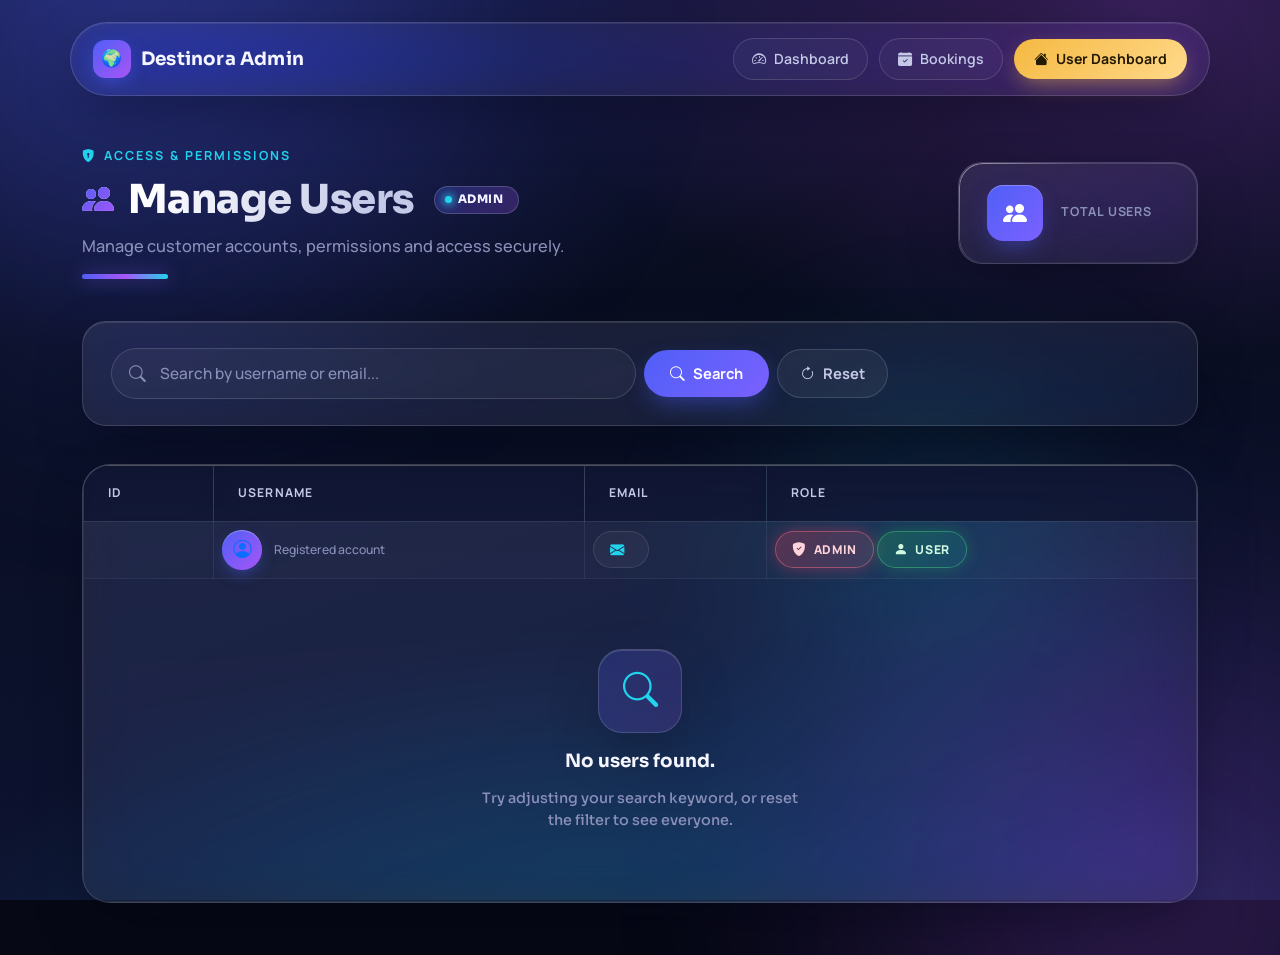
<file: travel-web/src/main/resources/templates/admin-users.html>
<!DOCTYPE html>
<html xmlns:th="http://www.thymeleaf.org">

<head>

    <title>Manage Users</title>

    <meta charset="UTF-8">

    <meta name="viewport" content="width=device-width, initial-scale=1">

    <link href="https://cdn.jsdelivr.net/npm/bootstrap@5.3.3/dist/css/bootstrap.min.css" rel="stylesheet">

    <link href="https://cdn.jsdelivr.net/npm/bootstrap-icons@1.11.3/font/bootstrap-icons.css" rel="stylesheet">

    <link rel="preconnect" href="https://fonts.googleapis.com">
    <link rel="preconnect" href="https://fonts.gstatic.com" crossorigin>
    <link href="https://fonts.googleapis.com/css2?family=Manrope:wght@400;500;600;700;800&family=Sora:wght@500;600;700;800&display=swap" rel="stylesheet">

    <style>

        :root{
            --royal:      #4F5FF7;
            --royal-2:    #7B61FF;
            --purple:     #A855F7;
            --cyan:       #22D3EE;

            --bg-0:       #060815;
            --bg-1:       #0A0F24;
            --bg-2:       #0D1330;

            --ink-0:      #F5F6FF;
            --ink-1:      #C4C9E8;
            --ink-2:      #8B90BA;

            --glass:      rgba(255,255,255,.055);
            --glass-2:    rgba(255,255,255,.09);
            --glass-brd:  rgba(255,255,255,.14);

            --r-xl: 28px;
            --r-lg: 24px;
            --r-md: 18px;
            --r-sm: 12px;

            --shadow-soft: 0 20px 60px -20px rgba(3,4,20,.65);
            --shadow-lift: 0 30px 80px -25px rgba(79,95,247,.35);

            --ease: cubic-bezier(.19,1,.22,1);
        }

        *{
            box-sizing:border-box;
        }

        html,body{
            height:100%;
        }

        body{
            font-family:'Manrope', 'Segoe UI', sans-serif;
            color:var(--ink-0);
            background:var(--bg-0);
            position:relative;
            overflow-x:hidden;
            min-height:100vh;
        }

        h1,h2,h3,h4,h5,h6{
            font-family:'Sora', 'Manrope', sans-serif;
        }

        /* ===================== AURORA BACKGROUND ===================== */

        .aurora-field{
            position:fixed;
            inset:0;
            z-index:-2;
            background:
                    radial-gradient(ellipse 120% 90% at 15% -10%, rgba(79,95,247,.35), transparent 55%),
                    radial-gradient(ellipse 100% 80% at 90% 0%, rgba(168,85,247,.30), transparent 50%),
                    radial-gradient(ellipse 110% 90% at 50% 120%, rgba(34,211,238,.22), transparent 55%),
                    linear-gradient(180deg, var(--bg-0) 0%, var(--bg-1) 45%, var(--bg-2) 100%);
        }

        .aurora-field::before,
        .aurora-field::after{
            content:'';
            position:absolute;
            width:60vmax;
            height:60vmax;
            border-radius:50%;
            filter:blur(90px);
            opacity:.55;
            will-change:transform;
        }

        .aurora-field::before{
            top:-20vmax;
            left:-10vmax;
            background:radial-gradient(circle at 30% 30%, rgba(79,95,247,.55), transparent 70%);
            animation:blobDrift1 26s var(--ease) infinite alternate;
        }

        .aurora-field::after{
            bottom:-25vmax;
            right:-15vmax;
            background:radial-gradient(circle at 60% 60%, rgba(168,85,247,.5), transparent 70%);
            animation:blobDrift2 32s var(--ease) infinite alternate;
        }

        .blob-cyan{
            position:fixed;
            top:35%;
            right:8%;
            width:38vmax;
            height:38vmax;
            border-radius:50%;
            background:radial-gradient(circle at 50% 50%, rgba(34,211,238,.35), transparent 72%);
            filter:blur(80px);
            z-index:-1;
            opacity:.5;
            animation:blobDrift3 22s var(--ease) infinite alternate;
        }

        .noise-overlay{
            position:fixed;
            inset:0;
            z-index:-1;
            pointer-events:none;
            background-image:radial-gradient(rgba(255,255,255,.025) 1px, transparent 1px);
            background-size:3px 3px;
            opacity:.4;
        }

        @keyframes blobDrift1{
            0%   { transform:translate(0,0) scale(1); }
            100% { transform:translate(8vmax,10vmax) scale(1.15); }
        }

        @keyframes blobDrift2{
            0%   { transform:translate(0,0) scale(1.1); }
            100% { transform:translate(-6vmax,-8vmax) scale(1); }
        }

        @keyframes blobDrift3{
            0%   { transform:translate(0,0) scale(1); }
            100% { transform:translate(-5vmax,6vmax) scale(1.2); }
        }

        @media (prefers-reduced-motion: reduce){
            .aurora-field::before,
            .aurora-field::after,
            .blob-cyan{
                animation:none;
            }
        }

        /* ===================== NAVBAR ===================== */

        .navbar{
            background:transparent !important;
            padding:22px 0 0;
            position:sticky;
            top:0;
            z-index:1000;
        }

        .navbar > .container{
            background:var(--glass);
            border:1px solid var(--glass-brd);
            border-radius:100px;
            padding:12px 22px;
            backdrop-filter:blur(22px) saturate(160%);
            -webkit-backdrop-filter:blur(22px) saturate(160%);
            box-shadow:var(--shadow-soft), inset 0 1px 0 rgba(255,255,255,.08);
            display:flex;
            align-items:center;
            justify-content:space-between;
            flex-wrap:wrap;
            gap:12px;
        }

        .navbar-brand{
            font-family:'Sora', sans-serif;
            font-weight:700 !important;
            font-size:1.15rem;
            color:var(--ink-0) !important;
            display:flex;
            align-items:center;
            gap:10px;
            letter-spacing:.2px;
        }

        .brand-badge{
            display:inline-flex;
            align-items:center;
            justify-content:center;
            width:38px;
            height:38px;
            border-radius:12px;
            background:linear-gradient(135deg, var(--royal), var(--purple));
            box-shadow:0 6px 18px -4px rgba(79,95,247,.6);
            font-size:1.05rem;
        }

        .navbar .btn-outline-light{
            border:1px solid var(--glass-brd);
            background:rgba(255,255,255,.03);
            color:var(--ink-1);
            font-weight:600;
            font-size:.88rem;
            border-radius:100px;
            padding:9px 18px;
            display:inline-flex;
            align-items:center;
            gap:8px;
            transition:.3s var(--ease);
            position:relative;
        }

        .navbar .btn-outline-light:hover{
            color:var(--ink-0);
            background:var(--glass-2);
            border-color:rgba(255,255,255,.28);
            transform:translateY(-2px);
            box-shadow:0 10px 24px -8px rgba(79,95,247,.45);
        }

        .navbar .btn-outline-light.active-link{
            color:var(--ink-0);
            background:linear-gradient(135deg, rgba(79,95,247,.35), rgba(168,85,247,.28));
            border-color:rgba(255,255,255,.3);
            box-shadow:0 10px 26px -8px rgba(79,95,247,.5), inset 0 1px 0 rgba(255,255,255,.2);
        }

        .navbar .btn-warning{
            background:linear-gradient(135deg, #F5B942, #FFD98A);
            border:none;
            color:#241a02;
            font-weight:700;
            font-size:.88rem;
            border-radius:100px;
            padding:9px 20px;
            display:inline-flex;
            align-items:center;
            gap:8px;
            box-shadow:0 8px 22px -6px rgba(245,185,66,.55);
            transition:.3s var(--ease);
        }

        .navbar .btn-warning:hover{
            transform:translateY(-2px) scale(1.03);
            box-shadow:0 14px 30px -6px rgba(245,185,66,.7);
            color:#241a02;
        }

        /* ===================== PAGE HEADER ===================== */

        .container.py-5{
            padding-top:3.2rem !important;
            padding-bottom:3.2rem !important;
        }

        .page-header-row{
            display:flex;
            justify-content:space-between;
            align-items:flex-start;
            flex-wrap:wrap;
            gap:24px;
            margin-bottom:2.6rem !important;
        }

        .page-header-row .eyebrow{
            font-size:.78rem;
            font-weight:700;
            letter-spacing:2px;
            text-transform:uppercase;
            color:var(--cyan);
            margin-bottom:10px;
            display:flex;
            align-items:center;
            gap:8px;
        }

        .page-header-row h2{
            font-weight:800;
            font-size:2.5rem;
            letter-spacing:-.5px;
            background:linear-gradient(120deg, #FFFFFF 15%, var(--ink-1) 60%);
            -webkit-background-clip:text;
            background-clip:text;
            color:transparent;
            margin-bottom:10px;
            display:flex;
            align-items:center;
            gap:14px;
        }

        .page-header-row h2 i{
            font-size:2rem;
            background:linear-gradient(135deg, var(--royal), var(--purple));
            -webkit-background-clip:text;
            background-clip:text;
            color:transparent;
            -webkit-text-fill-color:transparent;
        }

        .page-header-row p.header-subtitle{
            color:var(--ink-2);
            font-size:1.02rem;
            font-weight:500;
            margin-bottom:16px;
        }

        .header-rule{
            width:86px;
            height:5px;
            border-radius:100px;
            background:linear-gradient(90deg, var(--royal), var(--purple), var(--cyan));
            box-shadow:0 0 18px rgba(123,97,255,.55);
        }

        .admin-pill{
            display:inline-flex;
            align-items:center;
            gap:6px;
            padding:6px 14px 6px 10px;
            border-radius:100px;
            background:linear-gradient(135deg, rgba(79,95,247,.25), rgba(168,85,247,.25));
            border:1px solid rgba(255,255,255,.18);
            font-size:.72rem;
            font-weight:700;
            letter-spacing:.6px;
            text-transform:uppercase;
            color:var(--ink-0);
            margin-left:6px;
        }

        .admin-pill .dot{
            width:7px;
            height:7px;
            border-radius:50%;
            background:var(--cyan);
            box-shadow:0 0 8px 2px rgba(34,211,238,.8);
        }

        /* ===================== SUMMARY CARD ===================== */

        .summary-card{
            border-radius:var(--r-lg);
            border:1px solid var(--glass-brd);
            background:linear-gradient(145deg, var(--glass-2), var(--glass));
            backdrop-filter:blur(20px) saturate(150%);
            -webkit-backdrop-filter:blur(20px) saturate(150%);
            box-shadow:var(--shadow-soft), inset 0 1px 0 rgba(255,255,255,.12);
            padding:22px 28px;
            display:flex;
            align-items:center;
            gap:18px;
            min-width:240px;
            position:relative;
            overflow:hidden;
            transition:transform .45s var(--ease), box-shadow .45s var(--ease);
        }

        .summary-card::before{
            content:'';
            position:absolute;
            inset:0;
            padding:1px;
            border-radius:var(--r-lg);
            background:linear-gradient(135deg, rgba(255,255,255,.5), rgba(255,255,255,0) 40%, rgba(255,255,255,.12) 100%);
            -webkit-mask:linear-gradient(#fff 0 0) content-box, linear-gradient(#fff 0 0);
            -webkit-mask-composite:xor;
            mask-composite:exclude;
            pointer-events:none;
        }

        .summary-card:hover{
            transform:translateY(-6px);
            box-shadow:var(--shadow-lift), inset 0 1px 0 rgba(255,255,255,.16);
        }

        .summary-icon-wrap{
            width:56px;
            height:56px;
            border-radius:16px;
            flex-shrink:0;
            display:inline-flex;
            align-items:center;
            justify-content:center;
            font-size:1.5rem;
            color:#fff;
            background:linear-gradient(135deg, var(--royal), var(--royal-2));
            box-shadow:0 10px 24px -8px rgba(79,95,247,.55), inset 0 1px 0 rgba(255,255,255,.25);
            position:relative;
            z-index:1;
        }

        .summary-text{
            position:relative;
            z-index:1;
        }

        .summary-label{
            font-size:.78rem;
            font-weight:700;
            letter-spacing:.8px;
            text-transform:uppercase;
            color:var(--ink-2);
            margin-bottom:2px;
        }

        .summary-number{
            font-family:'Sora', sans-serif;
            font-size:2.1rem;
            font-weight:700;
            line-height:1.1;
            background:linear-gradient(120deg, #FFFFFF, var(--cyan) 80%);
            -webkit-background-clip:text;
            background-clip:text;
            color:transparent;
        }

        /* ===================== SEARCH PANEL ===================== */

        .search-panel{
            border-radius:var(--r-lg);
            border:1px solid var(--glass-brd);
            background:linear-gradient(160deg, var(--glass-2), var(--glass));
            backdrop-filter:blur(20px) saturate(150%);
            -webkit-backdrop-filter:blur(20px) saturate(150%);
            box-shadow:var(--shadow-soft), inset 0 1px 0 rgba(255,255,255,.1);
            padding:26px 28px;
            margin-bottom:2.4rem !important;
            position:relative;
        }

        .search-input-wrap{
            position:relative;
        }

        .search-input-wrap i{
            position:absolute;
            left:18px;
            top:50%;
            transform:translateY(-50%);
            color:var(--ink-2);
            font-size:1.05rem;
            transition:color .3s var(--ease);
            pointer-events:none;
        }

        .search-panel .form-control{
            background:rgba(255,255,255,.04);
            border:1px solid var(--glass-brd);
            border-radius:100px;
            padding:13px 20px 13px 48px;
            color:var(--ink-0);
            font-size:.96rem;
            font-weight:500;
            transition:.35s var(--ease);
        }

        .search-panel .form-control::placeholder{
            color:var(--ink-2);
        }

        .search-panel .form-control:focus{
            background:rgba(255,255,255,.07);
            border-color:rgba(79,95,247,.6);
            box-shadow:0 0 0 4px rgba(79,95,247,.18), 0 10px 24px -8px rgba(79,95,247,.35);
            color:var(--ink-0);
            outline:none;
        }

        .search-panel .form-control:focus + i,
        .search-input-wrap:focus-within i{
            color:var(--cyan);
        }

        .search-panel .btn-primary{
            background:linear-gradient(135deg, var(--royal), var(--royal-2));
            border:none;
            border-radius:100px;
            padding:12px 26px;
            font-weight:700;
            font-size:.92rem;
            display:inline-flex;
            align-items:center;
            gap:8px;
            box-shadow:0 10px 24px -6px rgba(79,95,247,.5);
            transition:.35s var(--ease);
            width:100%;
        }

        .search-panel .btn-primary:hover{
            transform:translateY(-2px);
            box-shadow:0 16px 32px -6px rgba(79,95,247,.65);
        }

        .search-panel .btn-primary i{
            transition:transform .35s var(--ease);
        }

        .search-panel .btn-primary:hover i{
            transform:scale(1.15) rotate(-8deg);
        }

        .search-panel .btn-secondary{
            background:rgba(255,255,255,.05);
            border:1px solid var(--glass-brd);
            border-radius:100px;
            padding:12px 22px;
            font-weight:700;
            font-size:.92rem;
            color:var(--ink-1);
            display:inline-flex;
            align-items:center;
            gap:8px;
            transition:.35s var(--ease);
            width:100%;
            justify-content:center;
        }

        .search-panel .btn-secondary:hover{
            background:var(--glass-2);
            color:var(--ink-0);
            border-color:rgba(255,255,255,.28);
            transform:translateY(-2px);
        }

        .search-panel .btn-secondary i{
            transition:transform .5s var(--ease);
        }

        .search-panel .btn-secondary:hover i{
            transform:rotate(-180deg);
        }

        /* ===================== TABLE ===================== */

        .table-panel{
            border-radius:var(--r-xl);
            border:1px solid var(--glass-brd);
            background:linear-gradient(160deg, var(--glass-2), var(--glass));
            backdrop-filter:blur(22px) saturate(150%);
            -webkit-backdrop-filter:blur(22px) saturate(150%);
            box-shadow:var(--shadow-soft), inset 0 1px 0 rgba(255,255,255,.1);
            overflow:hidden;
        }

        .table-responsive{
            border-radius:var(--r-xl);
        }

        table.table{
            margin-bottom:0;
            color:var(--ink-0);
            border-color:rgba(255,255,255,.08) !important;
        }

        table.table > :not(caption) > * > *{
            background:transparent;
            border-bottom-width:1px;
            box-shadow:none;
        }

        thead.table-dark{
            position:sticky;
            top:0;
            z-index:2;
        }

        thead.table-dark th{
            background:linear-gradient(180deg, rgba(13,19,48,.92), rgba(13,19,48,.82)) !important;
            backdrop-filter:blur(14px);
            color:var(--ink-1) !important;
            font-size:.76rem;
            font-weight:700;
            letter-spacing:1.1px;
            text-transform:uppercase;
            padding:18px 24px;
            border-bottom:1px solid rgba(255,255,255,.12) !important;
            border-color:rgba(255,255,255,.08) !important;
        }

        tbody tr{
            transition:background .3s var(--ease), transform .3s var(--ease);
        }

        tbody tr:nth-of-type(odd){
            background:rgba(255,255,255,.015);
        }

        tbody tr:hover{
            background:linear-gradient(90deg, rgba(79,95,247,.12), rgba(168,85,247,.06)) !important;
        }

        tbody td{
            padding:18px 24px;
            border-color:rgba(255,255,255,.07) !important;
            font-size:.94rem;
            vertical-align:middle;
        }

        tbody td:first-child{
            color:var(--ink-2);
            font-weight:700;
            font-family:'Sora', sans-serif;
            font-size:.86rem;
        }

        /* user cell */

        .user-cell{
            display:flex;
            align-items:center;
            gap:12px;
        }

        .user-avatar{
            width:40px;
            height:40px;
            border-radius:50%;
            flex-shrink:0;
            display:inline-flex;
            align-items:center;
            justify-content:center;
            background:linear-gradient(135deg, var(--royal), var(--purple));
            box-shadow:0 6px 16px -4px rgba(79,95,247,.55), inset 0 1px 0 rgba(255,255,255,.3);
            font-size:1.15rem;
            color:#fff;
        }

        .user-cell .user-meta{
            display:flex;
            flex-direction:column;
            line-height:1.25;
        }

        .user-cell .user-name{
            font-weight:700;
            color:var(--ink-0);
            font-size:.95rem;
        }

        .user-cell .user-sub{
            font-size:.76rem;
            color:var(--ink-2);
            font-weight:500;
        }

        /* email pill */

        .email-pill{
            display:inline-flex;
            align-items:center;
            gap:8px;
            background:rgba(255,255,255,.045);
            border:1px solid rgba(255,255,255,.1);
            border-radius:100px;
            padding:7px 16px;
            font-size:.86rem;
            color:var(--ink-1);
            font-weight:500;
        }

        .email-pill i{
            color:var(--cyan);
            font-size:.9rem;
        }

        /* role badges */

        .role-badge{
            display:inline-flex;
            align-items:center;
            gap:7px;
            padding:7px 16px;
            border-radius:100px;
            font-size:.76rem;
            font-weight:800;
            letter-spacing:.6px;
            text-transform:uppercase;
            position:relative;
        }

        .role-badge.role-admin{
            background:linear-gradient(135deg, rgba(244,63,94,.28), rgba(251,113,133,.14));
            border:1px solid rgba(251,113,133,.45);
            color:#FFD3DA;
            box-shadow:0 0 18px -3px rgba(244,63,94,.55);
        }

        .role-badge.role-user{
            background:linear-gradient(135deg, rgba(34,197,94,.26), rgba(14,165,165,.14));
            border:1px solid rgba(74,222,128,.4);
            color:#CFFAE0;
            box-shadow:0 0 18px -3px rgba(34,197,94,.4);
        }

        .role-badge i{
            font-size:.86rem;
        }

        /* ===================== EMPTY STATE ===================== */

        .empty-state-cell{
            padding:70px 24px !important;
        }

        .empty-state{
            display:flex;
            flex-direction:column;
            align-items:center;
            gap:14px;
            animation:floatY 5s ease-in-out infinite;
        }

        .empty-state .empty-icon{
            width:84px;
            height:84px;
            border-radius:24px;
            display:inline-flex;
            align-items:center;
            justify-content:center;
            font-size:2.2rem;
            background:linear-gradient(135deg, rgba(79,95,247,.22), rgba(168,85,247,.16));
            border:1px solid rgba(255,255,255,.14);
            color:var(--cyan);
            box-shadow:var(--shadow-soft), inset 0 1px 0 rgba(255,255,255,.15);
        }

        .empty-state .empty-title{
            font-family:'Sora', sans-serif;
            font-weight:700;
            font-size:1.15rem;
            color:var(--ink-0);
        }

        .empty-state .empty-sub{
            font-size:.9rem;
            color:var(--ink-2);
            font-weight:500;
            max-width:320px;
            text-align:center;
        }

        @keyframes floatY{
            0%, 100% { transform:translateY(0); }
            50%      { transform:translateY(-8px); }
        }

        @media (prefers-reduced-motion: reduce){
            .empty-state{
                animation:none;
            }
        }

        /* ===================== RESPONSIVE ===================== */

        @media (max-width:991.98px){
            .navbar > .container{
                border-radius:24px;
                justify-content:center;
            }

            .navbar > .container > div{
                display:flex;
                flex-wrap:wrap;
                justify-content:center;
                gap:8px;
                width:100%;
            }

            .page-header-row h2{
                font-size:2rem;
            }

            .summary-card{
                width:100%;
            }
        }

        @media (max-width:767.98px){
            .search-panel .row > div{
                width:100%;
            }
        }

        @media (max-width:575.98px){
            .navbar .btn-outline-light span,
            .navbar .btn-warning span{
                display:none;
            }

            .user-cell .user-sub{
                display:none;
            }

            thead.table-dark th,
            tbody td{
                padding:14px 14px;
            }
        }

        /* Focus visibility for accessibility */
        a:focus-visible,
        button:focus-visible,
        input:focus-visible{
            outline:2px solid var(--cyan);
            outline-offset:3px;
            border-radius:8px;
        }

    </style>

</head>

<body>

<div class="aurora-field"></div>
<div class="blob-cyan"></div>
<div class="noise-overlay"></div>

<nav class="navbar navbar-dark">

    <div class="container">

        <a class="navbar-brand fw-bold" href="/admin/dashboard">

            <span class="brand-badge">🌍</span>
            Destinora Admin

        </a>

        <div>

            <a href="/admin/dashboard" class="btn btn-outline-light me-2">
                <i class="bi bi-speedometer2"></i>
                <span>Dashboard</span>
            </a>

            <a href="/admin/bookings" class="btn btn-outline-light me-2">
                <i class="bi bi-calendar-check-fill"></i>
                <span>Bookings</span>
            </a>

            <a href="/dashboard" class="btn btn-warning">
                <i class="bi bi-house-fill"></i>
                <span>User Dashboard</span>
            </a>

        </div>

    </div>

</nav>

<div class="container py-5">

    <div class="d-flex justify-content-between align-items-center mb-4 page-header-row">

        <div>

            <span class="eyebrow"><i class="bi bi-shield-lock-fill"></i> Access &amp; Permissions</span>

            <h2>

                <i class="bi bi-people-fill"></i>

                Manage Users

                <span class="admin-pill"><span class="dot"></span> Admin</span>

            </h2>

            <p class="header-subtitle">

                Manage customer accounts, permissions and access securely.

            </p>

            <div class="header-rule"></div>

        </div>

        <div class="summary-card">

            <div class="summary-icon-wrap">
                <i class="bi bi-people-fill"></i>
            </div>

            <div class="summary-text">

                <div class="summary-label">Total Users</div>

                <div class="summary-number" th:text="${#lists.size(users)}"></div>

            </div>

        </div>

    </div>

    <!-- Search -->

    <div class="search-panel">

        <form th:action="@{/admin/users}" method="get" class="row g-2 align-items-center">

            <div class="col-md-6">

                <div class="search-input-wrap">

                    <i class="bi bi-search"></i>

                    <input
                            type="text"
                            name="keyword"
                            class="form-control"
                            placeholder="Search by username or email..."
                            th:value="${keyword}">

                </div>

            </div>

            <div class="col-auto">

                <button class="btn btn-primary" type="submit">

                    <i class="bi bi-search"></i>

                    Search

                </button>

            </div>

            <div class="col-auto">

                <a th:href="@{/admin/users}"
                   class="btn btn-secondary">

                    <i class="bi bi-arrow-clockwise"></i>

                    Reset

                </a>

            </div>

        </form>

    </div>

    <!-- Users Table -->

    <div class="table-panel">

        <div class="table-responsive">

            <table class="table table-hover table-bordered align-middle">

                <thead class="table-dark">

                <tr>

                    <th>ID</th>

                    <th>Username</th>

                    <th>Email</th>

                    <th>Role</th>

                </tr>

                </thead>

                <tbody>

                <tr th:each="user : ${users}">

                    <td th:text="${user.id}"></td>

                    <td>

                        <div class="user-cell">

                            <span class="user-avatar">
                                <i class="bi bi-person-circle text-primary"></i>
                            </span>

                            <div class="user-meta">

                                <span class="user-name" th:text="${user.username}"></span>

                                <span class="user-sub">Registered account</span>

                            </div>

                        </div>

                    </td>

                    <td>

                        <span class="email-pill">

                            <i class="bi bi-envelope-fill"></i>

                            <span th:text="${user.email}"></span>

                        </span>

                    </td>

                    <td>

                        <span
                                th:if="${user.role == 'ADMIN'}"
                                class="role-badge role-admin">

                            <i class="bi bi-shield-fill-check"></i>
                            ADMIN

                        </span>

                        <span
                                th:if="${user.role == 'USER'}"
                                class="role-badge role-user">

                            <i class="bi bi-person-fill"></i>
                            USER

                        </span>

                    </td>

                </tr>

                <tr th:if="${#lists.isEmpty(users)}">

                    <td colspan="4" class="text-center text-muted empty-state-cell">

                        <div class="empty-state">

                            <span class="empty-icon">
                                <i class="bi bi-search"></i>
                            </span>

                            <span class="empty-title">No users found.</span>

                            <span class="empty-sub">Try adjusting your search keyword, or reset the filter to see everyone.</span>

                        </div>

                    </td>

                </tr>

                </tbody>

            </table>

        </div>

    </div>

</div>

</body>

</html>
</file>
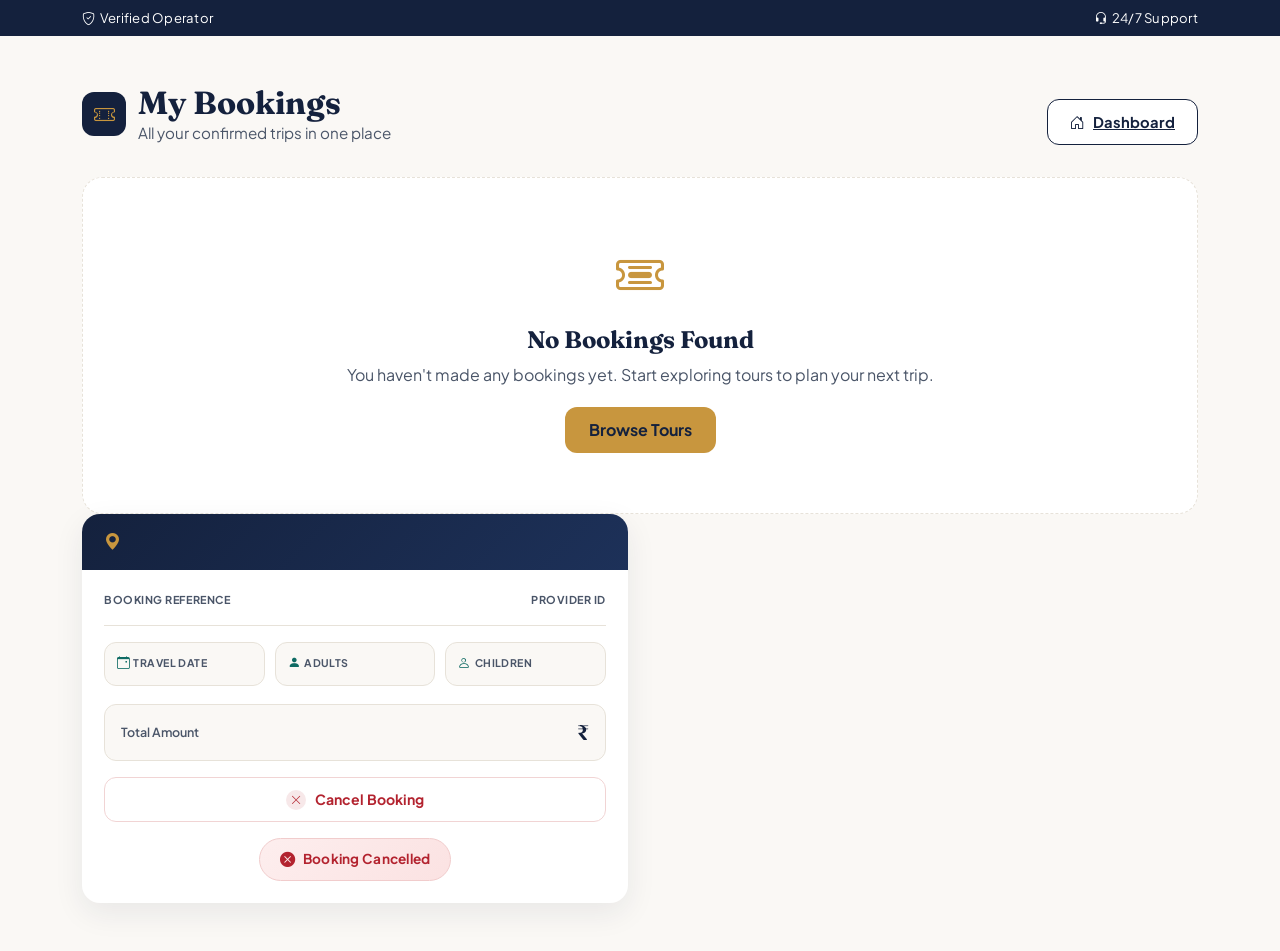
<file: travel-web/src/main/resources/templates/bookings.html>
<!DOCTYPE html>
<html xmlns:th="http://www.thymeleaf.org">

<head>
  <title>My Bookings</title>
  <meta charset="UTF-8">
  <meta name="viewport" content="width=device-width, initial-scale=1">

  <link href="https://cdn.jsdelivr.net/npm/bootstrap@5.3.3/dist/css/bootstrap.min.css" rel="stylesheet">
  <link href="https://cdn.jsdelivr.net/npm/bootstrap-icons@1.11.3/font/bootstrap-icons.css" rel="stylesheet">
  <link href="https://fonts.googleapis.com/css2?family=Plus+Jakarta+Sans:wght@400;500;600;700;800&family=Fraunces:wght@500;600;700&display=swap" rel="stylesheet">

  <style>
    :root {
      --ink: #14213d;
      --ink-soft: #4a5568;
      --gold: #c8963e;
      --gold-dark: #a97b2f;
      --teal: #0f6b64;
      --paper: #faf8f5;
      --line: #e7e2d9;
    }

    * { box-sizing: border-box; }

    body {
      background: var(--paper);
      font-family: 'Plus Jakarta Sans', sans-serif;
      color: var(--ink);
    }

    h1, h2, h3, h4, .display-font {
      font-family: 'Fraunces', serif;
    }

    .util-bar {
      background: var(--ink);
      color: #fff;
      font-size: 0.82rem;
      padding: 8px 0;
      letter-spacing: 0.02em;
    }

    /* Page header */
    .page-header {
      display: flex;
      justify-content: space-between;
      align-items: flex-end;
      flex-wrap: wrap;
      gap: 16px;
      margin-bottom: 32px;
    }

    .page-header h2 {
      font-weight: 700;
      font-size: 2rem;
      margin-bottom: 4px;
      color: var(--ink);
    }

    .page-header .subtitle {
      color: var(--ink-soft);
      font-size: 0.95rem;
    }

    .icon-badge {
      display: inline-flex;
      align-items: center;
      justify-content: center;
      width: 44px;
      height: 44px;
      background: var(--ink);
      border-radius: 12px;
      color: var(--gold);
      font-size: 1.3rem;
      margin-right: 12px;
    }

    .btn-dashboard {
      background: #fff;
      border: 1.5px solid var(--ink);
      color: var(--ink);
      font-weight: 700;
      font-size: 0.92rem;
      padding: 11px 22px;
      border-radius: 12px;
      transition: all 0.2s ease;
      display: inline-flex;
      align-items: center;
      gap: 8px;
    }

    .btn-dashboard:hover {
      background: var(--ink);
      color: #fff;
    }

    /* Empty state */
    .empty-state {
      background: #fff;
      border: 1.5px dashed var(--line);
      border-radius: 20px;
      padding: 60px 30px;
      text-align: center;
    }

    .empty-state i {
      font-size: 3rem;
      color: var(--gold);
      margin-bottom: 16px;
      display: block;
    }

    .empty-state h4 {
      font-weight: 700;
      color: var(--ink);
      margin-bottom: 8px;
    }

    .empty-state p {
      color: var(--ink-soft);
      margin-bottom: 20px;
    }

    /* Booking card */
    .booking-card {
      border: none;
      border-radius: 18px;
      box-shadow: 0 10px 30px rgba(20,33,61,0.08);
      background: #fff;
      transition: all 0.25s ease;
      overflow: hidden;
      height: 100%;
    }

    .booking-card:hover {
      transform: translateY(-4px);
      box-shadow: 0 18px 44px rgba(20,33,61,0.14);
    }

    .card-top {
      background: linear-gradient(135deg, #14213d 0%, #1d3159 100%);
      padding: 18px 22px;
      display: flex;
      justify-content: space-between;
      align-items: center;
    }

    .attraction-code {
      font-family: 'Fraunces', serif;
      font-size: 1.25rem;
      font-weight: 600;
      color: #fff;
      margin: 0;
      display: flex;
      align-items: center;
      gap: 8px;
    }

    .attraction-code i { color: var(--gold); font-size: 1.05rem; }

    .status {
      font-weight: 700;
      font-size: 0.75rem;
      text-transform: uppercase;
      letter-spacing: 0.04em;
      padding: 6px 14px;
      border-radius: 20px;
      display: inline-flex;
      align-items: center;
      gap: 5px;
      white-space: nowrap;
    }

    .status::before {
      content: '';
      width: 6px;
      height: 6px;
      border-radius: 50%;
      display: inline-block;
    }

    .confirmed {
      background: rgba(255,255,255,0.15);
      color: #b7f5c9;
    }

    .confirmed::before { background: #4ade80; }

    .card-body-inner {
      padding: 22px;
    }

    .ref-row {
      display: flex;
      justify-content: space-between;
      align-items: center;
      padding-bottom: 14px;
      margin-bottom: 16px;
      border-bottom: 1px solid var(--line);
    }

    .ref-row .ref-item .label {
      font-size: 0.68rem;
      text-transform: uppercase;
      letter-spacing: 0.05em;
      color: var(--ink-soft);
      font-weight: 700;
      margin-bottom: 3px;
    }

    .ref-row .ref-item .value {
      font-size: 0.92rem;
      font-weight: 700;
      color: var(--ink);
    }

    .detail-grid {
      display: grid;
      grid-template-columns: repeat(3, 1fr);
      gap: 10px;
      margin-bottom: 18px;
    }

    .detail-box {
      background: var(--paper);
      border: 1px solid var(--line);
      border-radius: 12px;
      padding: 10px 12px;
    }

    .detail-box .label {
      font-size: 0.66rem;
      text-transform: uppercase;
      letter-spacing: 0.04em;
      color: var(--ink-soft);
      font-weight: 700;
      margin-bottom: 3px;
      display: flex;
      align-items: center;
      gap: 4px;
    }

    .detail-box .label i { color: var(--teal); font-size: 0.78rem; }

    .detail-box .value {
      font-size: 0.92rem;
      font-weight: 700;
      color: var(--ink);
    }

    .total-row {
      display: flex;
      justify-content: space-between;
      align-items: center;
      background: var(--paper);
      border: 1px solid var(--line);
      border-radius: 12px;
      padding: 12px 16px;
    }

    .total-row .label {
      font-size: 0.78rem;
      font-weight: 600;
      color: var(--ink-soft);
    }

    .total-row .amount {
      font-family: 'Fraunces', serif;
      font-size: 1.3rem;
      font-weight: 600;
      color: var(--ink);
    }

    /* Premium Cancel Button */
    .btn-cancel-premium {
      width: 100%;
      display: inline-flex;
      align-items: center;
      justify-content: center;
      gap: 9px;
      background: #fff;
      border: 1.5px solid #f1d4d4;
      color: #b3232f;
      font-weight: 700;
      font-size: 0.88rem;
      padding: 11px 20px;
      border-radius: 12px;
      transition: all 0.25s ease;
      position: relative;
      overflow: hidden;
    }

    .btn-cancel-premium .btn-cancel-icon {
      display: inline-flex;
      align-items: center;
      justify-content: center;
      width: 20px;
      height: 20px;
      border-radius: 50%;
      background: rgba(179,35,47,0.1);
      font-size: 0.68rem;
      transition: all 0.25s ease;
    }

    .btn-cancel-premium:hover {
      background: #b3232f;
      border-color: #b3232f;
      color: #fff;
      box-shadow: 0 10px 24px rgba(179,35,47,0.22);
      transform: translateY(-2px);
    }

    .btn-cancel-premium:hover .btn-cancel-icon {
      background: rgba(255,255,255,0.2);
      color: #fff;
    }

    .btn-cancel-premium:active {
      transform: translateY(0);
    }

    /* Premium Cancelled Badge */
    .badge-cancelled-premium {
      display: inline-flex;
      align-items: center;
      gap: 8px;
      background: linear-gradient(135deg, #fdeeee 0%, #fbe2e2 100%);
      border: 1px solid #f1cccc;
      color: #b3232f;
      font-weight: 700;
      font-size: 0.85rem;
      letter-spacing: 0.02em;
      padding: 9px 20px;
      border-radius: 30px;
    }

    .badge-cancelled-premium i {
      font-size: 0.95rem;
    }

    @media (max-width: 575px) {
      .detail-grid { grid-template-columns: 1fr 1fr; }
      .page-header { align-items: flex-start; }
    }
  </style>
</head>

<body>

<div class="util-bar">
  <div class="container d-flex justify-content-between">
    <span><i class="bi bi-shield-check"></i>&nbsp; Verified Operator</span>
    <span class="d-none d-sm-inline"><i class="bi bi-headset"></i>&nbsp; 24/7 Support</span>
  </div>
</div>

<div class="container py-4 py-lg-5">

  <div class="page-header">
    <div class="d-flex align-items-center">
      <span class="icon-badge"><i class="bi bi-ticket-perforated"></i></span>
      <div>
        <h2 class="mb-0">My Bookings</h2>
        <div class="subtitle">All your confirmed trips in one place</div>
      </div>
    </div>

    <a th:href="@{/dashboard}" class="btn-dashboard">
      <i class="bi bi-house-door"></i> Dashboard
    </a>
  </div>

  <div th:if="${#lists.isEmpty(bookings)}">
    <div class="empty-state">
      <i class="bi bi-ticket-detailed"></i>
      <h4>No Bookings Found</h4>
      <p>You haven't made any bookings yet. Start exploring tours to plan your next trip.</p>
      <a th:href="@{/search}" class="btn btn-primary-gold" style="background:var(--gold); border:none; color:var(--ink); font-weight:700; padding:11px 24px; border-radius:12px;">
        Browse Tours
      </a>
    </div>
  </div>

  <div class="row g-4">

    <div class="col-lg-6" th:each="booking : ${bookings}">

      <div class="card booking-card">

        <div class="card-top">
          <h4 class="attraction-code">
            <i class="bi bi-geo-alt-fill"></i>
            <span th:text="${booking.attractionName}"></span>
          </h4>
          <span class="status"
                th:classappend="${booking.bookingStatus == 'CONFIRMED'} ? ' confirmed' : ' cancelled'"
                th:text="${booking.bookingStatus}">
</span>
        </div>

        <div class="card-body-inner">

          <div class="ref-row">
            <div class="ref-item">
              <div class="label">Booking Reference</div>
              <div class="value" th:text="${booking.bookingReference}"></div>
            </div>
            <div class="ref-item text-end">
              <div class="label">Provider ID</div>
              <div class="value" th:text="${booking.providerBookingId}"></div>
            </div>
          </div>

          <div class="detail-grid">
            <div class="detail-box">
              <div class="label"><i class="bi bi-calendar-event"></i> Travel Date</div>
              <div class="value"
                   th:text="${#temporals.format(booking.travelDate,'dd MMM yyyy')}">
              </div>
            </div>
            <div class="detail-box">
              <div class="label"><i class="bi bi-person-fill"></i> Adults</div>
              <div class="value" th:text="${booking.adultCount}"></div>
            </div>
            <div class="detail-box">
              <div class="label"><i class="bi bi-person"></i> Children</div>
              <div class="value" th:text="${booking.childCount}"></div>
            </div>
          </div>

          <div class="total-row">
            <span class="label">Total Amount</span>
            <span class="amount">
        ₹<span th:text="${#numbers.formatDecimal(booking.totalAmount,1,2)}"></span>
    </span>
          </div>

          <!-- Cancel Button -->
          <div class="mt-3 d-grid"
               th:if="${booking.bookingStatus == 'CONFIRMED'}">

            <form th:action="@{/bookings/cancel/{ref}(ref=${booking.bookingReference})}"
                  method="post">

              <button type="submit"
                      class="btn btn-cancel-premium"
                      onclick="return confirm('Are you sure you want to cancel this booking?');">

                <span class="btn-cancel-icon"><i class="bi bi-x-lg"></i></span>
                <span>Cancel Booking</span>

              </button>

            </form>

          </div>

          <!-- Cancelled Badge -->
          <div class="mt-3 text-center"
               th:if="${booking.bookingStatus == 'CANCELLED'}">

    <span class="badge-cancelled-premium">
        <i class="bi bi-x-circle-fill"></i>
        Booking Cancelled
    </span>

          </div>

        </div>

      </div>

    </div>

  </div>

</div>

</body>

</html>
</file>
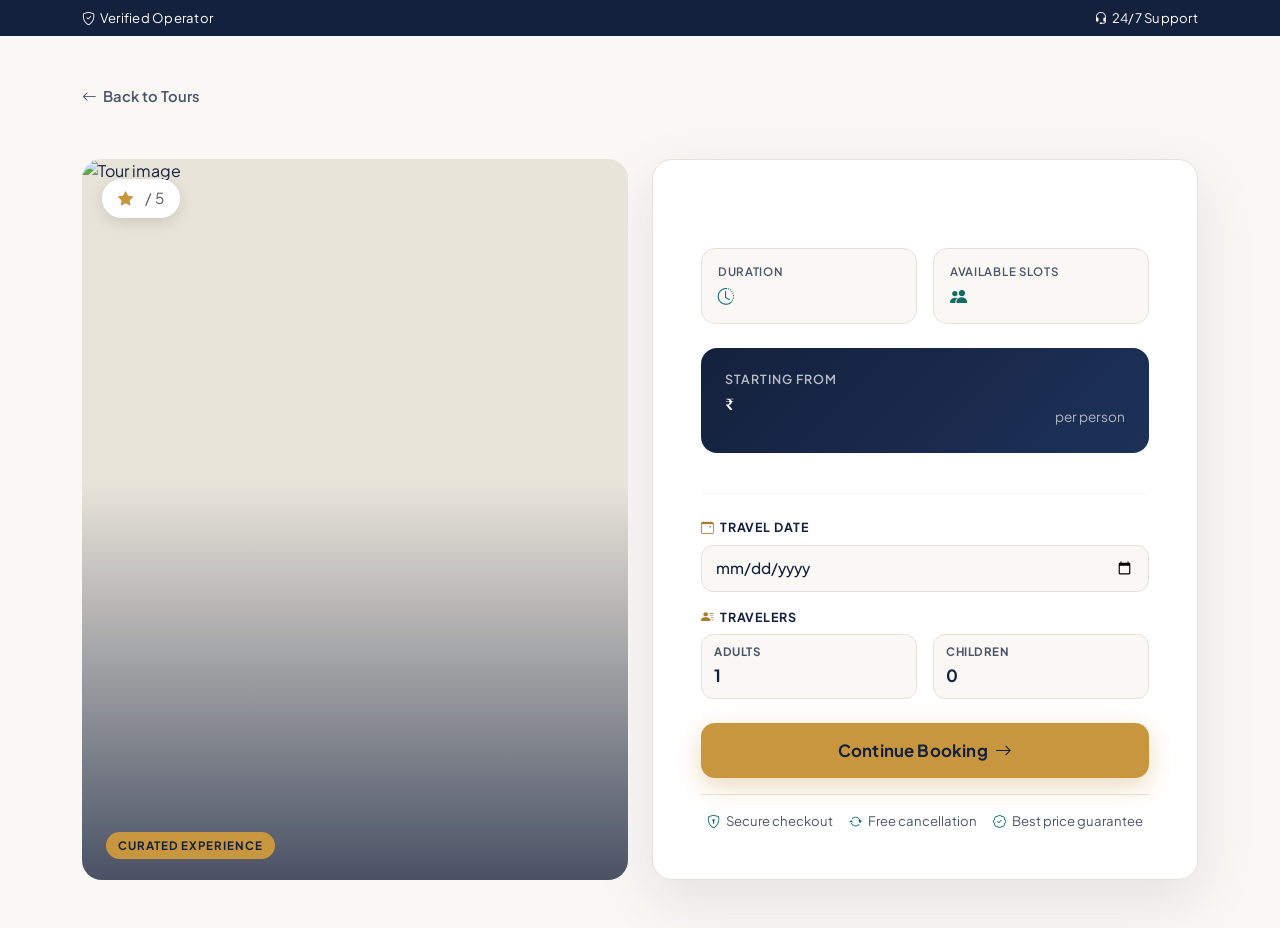
<file: travel-web/src/main/resources/templates/details.html>
<!DOCTYPE html>
<html xmlns:th="http://www.thymeleaf.org">

<head>
    <title>Tour Details</title>
    <meta charset="UTF-8">
    <meta name="viewport" content="width=device-width, initial-scale=1">

    <link href="https://cdn.jsdelivr.net/npm/bootstrap@5.3.7/dist/css/bootstrap.min.css" rel="stylesheet">
    <link href="https://cdn.jsdelivr.net/npm/bootstrap-icons@1.11.3/font/bootstrap-icons.css" rel="stylesheet">
    <link href="https://fonts.googleapis.com/css2?family=Plus+Jakarta+Sans:wght@400;500;600;700;800&family=Fraunces:wght@500;600;700&display=swap" rel="stylesheet">

    <style>
        :root {
            --ink: #14213d;
            --ink-soft: #4a5568;
            --gold: #c8963e;
            --gold-dark: #a97b2f;
            --teal: #0f6b64;
            --paper: #faf8f5;
            --line: #e7e2d9;
        }

        * { box-sizing: border-box; }

        body {
            font-family: 'Plus Jakarta Sans', sans-serif;
            background: var(--paper);
            color: var(--ink);
        }

        h1, h2, h3, .display-font {
            font-family: 'Fraunces', serif;
        }

        /* Top utility bar */
        .util-bar {
            background: var(--ink);
            color: #fff;
            font-size: 0.82rem;
            padding: 8px 0;
            letter-spacing: 0.02em;
        }

        .back-link {
            color: var(--ink-soft);
            font-weight: 600;
            font-size: 0.92rem;
            text-decoration: none;
            display: inline-flex;
            align-items: center;
            gap: 6px;
            transition: color 0.2s ease;
        }

        .back-link:hover { color: var(--ink); }

        /* Gallery / hero image */
        .hero-frame {
            position: relative;
            border-radius: 20px;
            overflow: hidden;
            min-height: 560px;
            height: 100%;
            background: #e9e4da;
        }

        .hero-frame img {
            width: 100%;
            height: 100%;
            object-fit: cover;
            min-height: 560px;
        }

        .hero-gradient {
            position: absolute;
            inset: 0;
            background: linear-gradient(180deg, rgba(20,33,61,0) 45%, rgba(20,33,61,0.75) 100%);
            pointer-events: none;
        }

        .rating-chip {
            position: absolute;
            top: 20px;
            left: 20px;
            background: rgba(255,255,255,0.96);
            backdrop-filter: blur(6px);
            border-radius: 999px;
            padding: 8px 16px;
            font-weight: 700;
            font-size: 0.95rem;
            display: inline-flex;
            align-items: center;
            gap: 6px;
            box-shadow: 0 4px 16px rgba(0,0,0,0.12);
        }

        .rating-chip i { color: var(--gold); }

        .hero-caption {
            position: absolute;
            bottom: 24px;
            left: 24px;
            right: 24px;
            color: #fff;
        }

        .hero-caption .badge-curated {
            background: var(--gold);
            color: var(--ink);
            font-weight: 700;
            font-size: 0.72rem;
            letter-spacing: 0.08em;
            text-transform: uppercase;
            padding: 6px 12px;
            border-radius: 999px;
        }

        /* Right panel card */
        .booking-card {
            background: #fff;
            border-radius: 20px;
            box-shadow: 0 20px 60px rgba(20,33,61,0.10);
            border: 1px solid var(--line);
        }

        .tour-title {
            font-size: 2.1rem;
            font-weight: 700;
            line-height: 1.15;
            color: var(--ink);
        }

        .tour-desc {
            color: var(--ink-soft);
            font-size: 1rem;
            line-height: 1.7;
        }

        .stat-box {
            background: var(--paper);
            border: 1px solid var(--line);
            border-radius: 14px;
            padding: 14px 16px;
        }

        .stat-box .label {
            font-size: 0.72rem;
            text-transform: uppercase;
            letter-spacing: 0.06em;
            color: var(--ink-soft);
            font-weight: 600;
            margin-bottom: 4px;
        }

        .stat-box .value {
            font-size: 1.05rem;
            font-weight: 700;
            color: var(--ink);
            display: flex;
            align-items: center;
            gap: 6px;
        }

        .stat-box .value i { color: var(--teal); }

        .price-strip {
            background: linear-gradient(135deg, #14213d 0%, #1d3159 100%);
            border-radius: 16px;
            padding: 22px 24px;
            color: #fff;
        }

        .price-strip .label {
            font-size: 0.78rem;
            text-transform: uppercase;
            letter-spacing: 0.08em;
            color: rgba(255,255,255,0.7);
            font-weight: 600;
        }

        .price-strip .amount {
            font-family: 'Fraunces', serif;
            font-size: 2.4rem;
            font-weight: 600;
            line-height: 1.1;
        }

        .price-strip .amount sup {
            font-size: 1rem;
            font-weight: 500;
            top: -0.9em;
        }

        .price-strip .per-person {
            font-size: 0.85rem;
            color: rgba(255,255,255,0.65);
        }

        /* Form styling */
        .section-label {
            font-size: 0.78rem;
            text-transform: uppercase;
            letter-spacing: 0.07em;
            font-weight: 700;
            color: var(--ink);
            margin-bottom: 8px;
            display: flex;
            align-items: center;
            gap: 6px;
        }

        .section-label i { color: var(--gold-dark); }

        .form-control, .form-select {
            border: 1.5px solid var(--line);
            border-radius: 12px;
            padding: 11px 14px;
            font-size: 0.95rem;
            font-weight: 500;
            color: var(--ink);
            background: var(--paper);
            transition: all 0.2s ease;
        }

        .form-control:focus, .form-select:focus {
            border-color: var(--teal);
            box-shadow: 0 0 0 4px rgba(15,107,100,0.10);
            background: #fff;
        }

        .qty-group {
            border: 1.5px solid var(--line);
            border-radius: 12px;
            background: var(--paper);
            overflow: hidden;
        }

        .qty-group label {
            font-size: 0.72rem;
            text-transform: uppercase;
            letter-spacing: 0.05em;
            font-weight: 700;
            color: var(--ink-soft);
            padding: 8px 12px 0;
            display: block;
        }

        .qty-group input {
            border: none;
            background: transparent;
            font-weight: 700;
            font-size: 1.05rem;
            padding: 2px 12px 10px;
            color: var(--ink);
        }

        .qty-group input:focus {
            outline: none;
            box-shadow: none;
        }

        .btn-book {
            background: var(--gold);
            border: none;
            color: var(--ink);
            font-weight: 700;
            font-size: 1.05rem;
            padding: 15px;
            border-radius: 14px;
            letter-spacing: 0.01em;
            transition: all 0.2s ease;
            box-shadow: 0 8px 24px rgba(200,150,62,0.35);
        }

        .btn-book:hover {
            background: var(--gold-dark);
            transform: translateY(-1px);
            box-shadow: 0 10px 28px rgba(200,150,62,0.42);
            color: var(--ink);
        }

        .trust-row {
            font-size: 0.82rem;
            color: var(--ink-soft);
            display: flex;
            flex-wrap: wrap;
            gap: 16px;
        }

        .trust-row span {
            display: inline-flex;
            align-items: center;
            gap: 6px;
        }

        .trust-row i { color: var(--teal); }

        @media (max-width: 991px) {
            .hero-frame, .hero-frame img { min-height: 340px; }
            .tour-title { font-size: 1.6rem; }
        }
    </style>
</head>

<body>

<div class="util-bar">
    <div class="container d-flex justify-content-between">
        <span><i class="bi bi-shield-check"></i>&nbsp; Verified Operator</span>
        <span class="d-none d-sm-inline"><i class="bi bi-headset"></i>&nbsp; 24/7 Support</span>
    </div>
</div>

<div class="container py-4 py-lg-5">

    <a th:href="@{/search}" class="back-link mb-4">
        <i class="bi bi-arrow-left"></i> Back to Tours
    </a>

    <div class="row g-4 mt-1">

        <!-- Image column -->
        <div class="col-lg-6">
            <div class="hero-frame">
                <img th:src="${tour.imageUrl}" alt="Tour image">
                <div class="hero-gradient"></div>

                <div class="rating-chip">
                    <i class="bi bi-star-fill"></i>
                    <span th:text="${tour.rating}"></span>
                    <span class="text-muted fw-normal">/ 5</span>
                </div>

                <div class="hero-caption">
                    <span class="badge-curated">Curated Experience</span>
                </div>
            </div>
        </div>

        <!-- Details + booking column -->
        <div class="col-lg-6">
            <div class="booking-card p-4 p-lg-5 h-100 d-flex flex-column">

                <h1 class="tour-title mb-3" th:text="${tour.displayName}"></h1>

                <p class="tour-desc mb-4" th:text="${tour.description}"></p>

                <div class="row g-3 mb-4">
                    <div class="col-6">
                        <div class="stat-box">
                            <div class="label">Duration</div>
                            <div class="value">
                                <i class="bi bi-clock-history"></i>
                                <span th:text="${tour.duration}"></span>
                            </div>
                        </div>
                    </div>
                    <div class="col-6">
                        <div class="stat-box">
                            <div class="label">Available Slots</div>
                            <div class="value">
                                <i class="bi bi-people-fill"></i>
                                <span th:text="${tour.availableSlots}"></span>
                            </div>
                        </div>
                    </div>
                </div>

                <div class="price-strip mb-4 d-flex justify-content-between align-items-end">
                    <div>
                        <div class="label">Starting from</div>
                        <div class="amount"><sup>₹</sup><span th:text="${tour.price}"></span></div>
                    </div>
                    <div class="per-person mb-1">per person</div>
                </div>

                <hr class="mb-4" style="border-color: var(--line);">

                <form action="/booking" method="get">

                    <input type="hidden" name="code" th:value="${tour.code}">

                    <div class="mb-3">
                        <label class="section-label"><i class="bi bi-calendar-event"></i> Travel Date</label>
                        <input type="date" class="form-control" name="travelDate" required>
                    </div>

                    <div class="mb-4">
                        <label class="section-label"><i class="bi bi-person-lines-fill"></i> Travelers</label>
                        <div class="row g-3">
                            <div class="col-6">
                                <div class="qty-group">
                                    <label>Adults</label>
                                    <input type="number" class="form-control" value="1" min="1" name="adults">
                                </div>
                            </div>
                            <div class="col-6">
                                <div class="qty-group">
                                    <label>Children</label>
                                    <input type="number" class="form-control" value="0" min="0" name="children">
                                </div>
                            </div>
                        </div>
                    </div>

                    <button class="btn btn-book w-100" type="submit">
                        Continue Booking <i class="bi bi-arrow-right ms-1"></i>
                    </button>

                    <div class="trust-row justify-content-center mt-3 pt-3" style="border-top: 1px solid var(--line);">
                        <span><i class="bi bi-shield-lock"></i> Secure checkout</span>
                        <span><i class="bi bi-arrow-repeat"></i> Free cancellation</span>
                        <span><i class="bi bi-patch-check"></i> Best price guarantee</span>
                    </div>

                </form>

            </div>
        </div>

    </div>
</div>

</body>
</html>
</file>
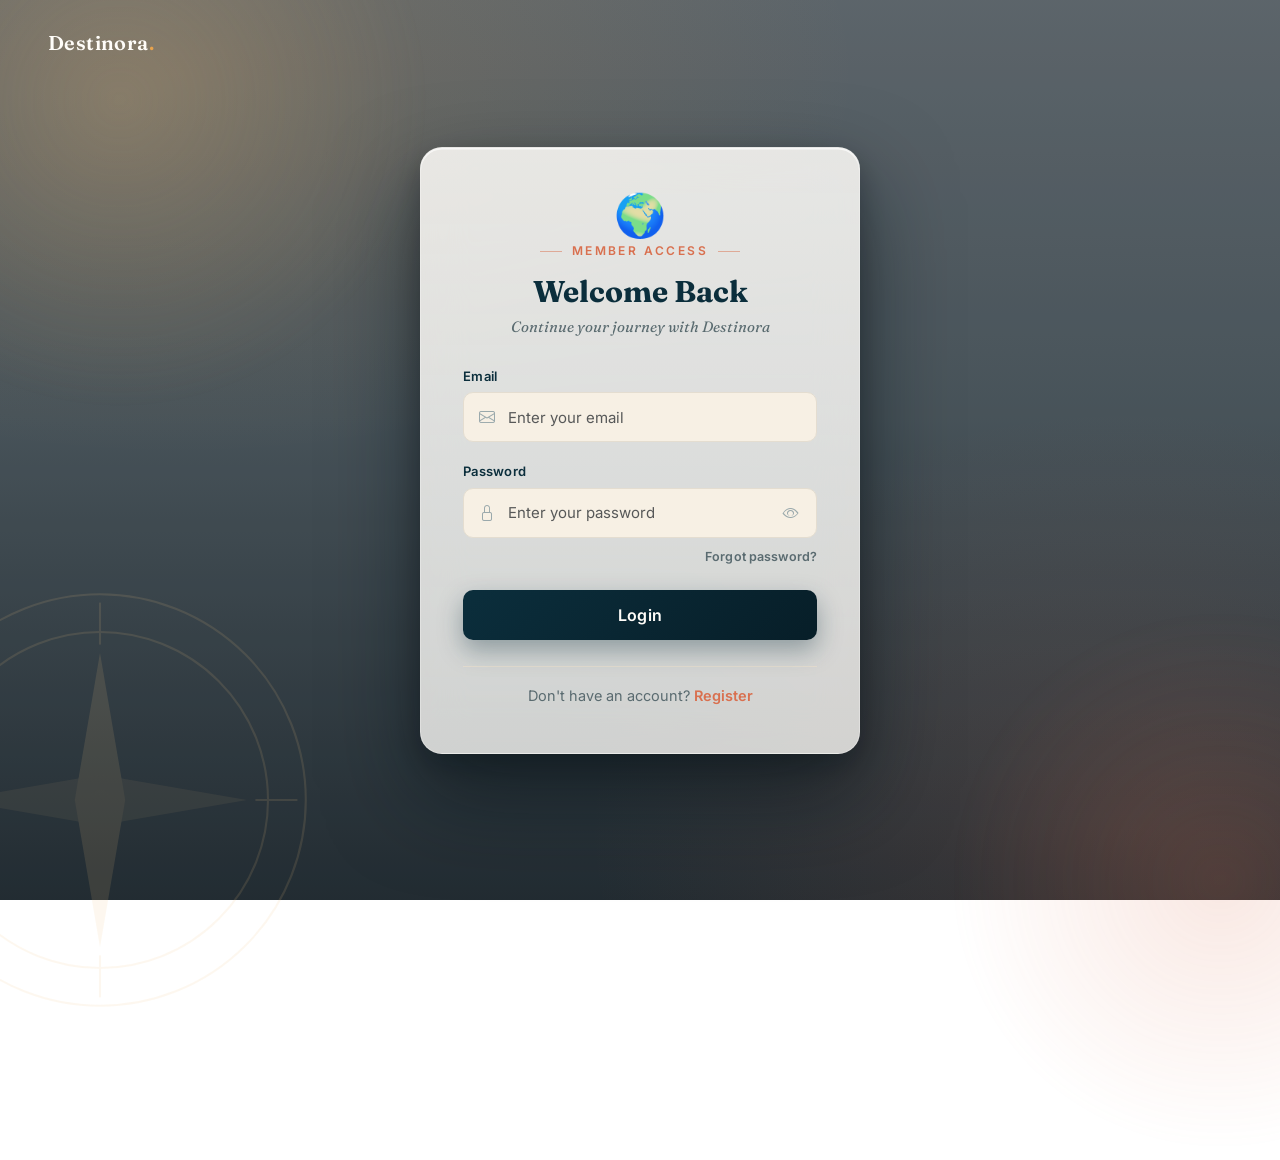
<file: travel-web/src/main/resources/templates/login.html>
<!DOCTYPE html>
<html xmlns:th="http://www.thymeleaf.org">
<head>

    <title>Login • Destinora</title>

    <meta charset="UTF-8">
    <meta name="viewport" content="width=device-width, initial-scale=1">

    <link href="https://cdn.jsdelivr.net/npm/bootstrap@5.3.3/dist/css/bootstrap.min.css" rel="stylesheet">
    <link href="https://cdn.jsdelivr.net/npm/bootstrap-icons@1.11.3/font/bootstrap-icons.css" rel="stylesheet">

    <link rel="preconnect" href="https://fonts.googleapis.com">
    <link rel="preconnect" href="https://fonts.gstatic.com" crossorigin>
    <link href="https://fonts.googleapis.com/css2?family=Fraunces:ital,opsz,wght@0,9..144,500;0,9..144,600;0,9..144,700;1,9..144,500&family=Inter:wght@400;500;600;700&display=swap" rel="stylesheet">

    <style>

        *{
            margin:0;
            padding:0;
            box-sizing:border-box;
        }

        :root{
            --dusk-teal:#0B2E3C;
            --dusk-teal-deep:#071E28;
            --sunrise-gold:#E8A34D;
            --sunrise-gold-soft:#F3C583;
            --sand:#F7F0E4;
            --ink:#12242B;
            --coral:#D9704F;
            --paper:#FFFDF9;
            --glass-border:rgba(255,255,255,.28);
            --weak:#D9704F;
            --medium:#E8A34D;
            --strong:#3E8F6F;
        }

        html{
            scroll-behavior:smooth;
        }

        body{

            min-height:100vh;

            background:
                    linear-gradient(180deg, rgba(7,20,28,.58) 0%, rgba(7,24,32,.68) 45%, rgba(5,16,22,.86) 100%),
                    url("https://images.unsplash.com/photo-1476514525535-07fb3b4ae5f1?auto=format&fit=crop&w=1800&q=80");

            background-size:cover;

            background-position:center;

            background-attachment:fixed;

            display:flex;

            justify-content:center;

            align-items:center;

            font-family:'Inter','Segoe UI',sans-serif;

            color:var(--ink);

            position:relative;

            overflow-x:hidden;

            padding:24px;

        }

        h2,.logo-word{
            font-family:'Fraunces',Georgia,serif;
        }

        .overlay{

            position:absolute;

            inset:0;

            background:
                    radial-gradient(1100px 620px at 14% 8%, rgba(232,163,77,.16), transparent 62%),
                    radial-gradient(900px 700px at 88% 92%, rgba(217,112,79,.14), transparent 60%),
                    rgba(7,20,28,.18);

            pointer-events:none;

        }

        /* gentle floating light, CSS only */
        .glow-drift{
            position:absolute;
            z-index:1;
            width:640px;
            height:640px;
            top:-220px;
            left:-200px;
            border-radius:50%;
            background:radial-gradient(circle, rgba(243,197,131,.20) 0%, transparent 68%);
            filter:blur(4px);
            animation:drift 16s ease-in-out infinite;
            pointer-events:none;
        }

        .glow-drift.two{
            top:auto;
            left:auto;
            bottom:-260px;
            right:-220px;
            width:560px;
            height:560px;
            background:radial-gradient(circle, rgba(217,112,79,.16) 0%, transparent 68%);
            animation-duration:19s;
            animation-delay:-4s;
        }

        @keyframes drift{
            0%,100%{ transform:translate(0,0) scale(1); }
            50%{ transform:translate(26px,22px) scale(1.05); }
        }

        /* wayfinding compass watermark, echoes the register/home page signature */
        .compass-mark{
            position:absolute;
            z-index:1;
            left:-110px;
            bottom:-110px;
            width:420px;
            height:420px;
            opacity:.12;
            pointer-events:none;
            animation:spin-slow 90s linear infinite;
        }

        @keyframes spin-slow{
            from{ transform:rotate(0deg); }
            to{ transform:rotate(360deg); }
        }

        .brand-bar{
            position:absolute;
            z-index:3;
            top:28px;
            left:48px;
            display:flex;
            align-items:center;
            gap:8px;
            animation:fade-down .7s cubic-bezier(.16,1,.3,1) both;
        }

        .brand-mark{
            color:var(--paper);
            font-size:20px;
            font-weight:600;
            letter-spacing:.02em;
            font-family:'Fraunces',Georgia,serif;
        }

        .brand-mark span{
            color:var(--sunrise-gold);
        }

        .login-card{

            position:relative;

            z-index:2;

            width:440px;

            max-width:100%;

            background:linear-gradient(180deg, rgba(255,253,249,.86) 0%, rgba(255,253,249,.78) 100%);

            -webkit-backdrop-filter:blur(22px) saturate(140%);

            backdrop-filter:blur(22px) saturate(140%);

            border-radius:22px;

            padding:46px 42px;

            box-shadow:
                    0 40px 90px rgba(5,16,22,.55),
                    0 12px 28px rgba(5,16,22,.28),
                    0 1.5px 0 rgba(255,255,255,.7) inset;

            border:1px solid var(--glass-border);

            animation:card-rise .8s cubic-bezier(.16,1,.3,1) both;

            animation-delay:.08s;

        }

        @keyframes fade-down{
            from{ opacity:0; transform:translateY(-10px); }
            to{ opacity:1; transform:translateY(0); }
        }

        @keyframes card-rise{
            from{ opacity:0; transform:translateY(22px) scale(.98); }
            to{ opacity:1; transform:translateY(0) scale(1); }
        }

        .eyebrow{
            display:flex;
            align-items:center;
            justify-content:center;
            gap:10px;
            color:var(--coral);
            font-size:12px;
            letter-spacing:.2em;
            text-transform:uppercase;
            font-weight:600;
            margin-bottom:14px;
        }

        .eyebrow::before,
        .eyebrow::after{
            content:"";
            display:block;
            width:22px;
            height:1px;
            background:var(--coral);
            opacity:.5;
        }

        h2{

            font-weight:700;

            color:var(--dusk-teal);

            font-size:30px;

            margin-bottom:6px;

        }

        .text-muted{
            font-family:'Fraunces',Georgia,serif;
            font-style:italic;
            color:#5A6B70 !important;
            font-size:15px;
        }

        label{
            font-size:13px;
            font-weight:600;
            letter-spacing:.02em;
            color:var(--dusk-teal);
            margin-bottom:6px;
            display:inline-block;
        }

        .input-shell{
            position:relative;
        }

        .input-icon{
            position:absolute;
            left:16px;
            top:50%;
            transform:translateY(-50%);
            color:#9AA9AC;
            font-size:16px;
            pointer-events:none;
            transition:color .2s ease;
        }

        .input-shell:focus-within .input-icon{
            color:var(--sunrise-gold);
        }

        .form-control{

            height:50px;

            border-radius:10px;

            border:1.5px solid #E4DDD0;

            background:var(--sand);

            font-size:15px;

            padding-left:44px;

            transition:border-color .2s ease, box-shadow .2s ease, background .2s ease, transform .15s ease;

        }

        .form-control.has-toggle{
            padding-right:44px;
        }

        .form-control:focus{

            border-color:var(--sunrise-gold);

            background:var(--paper);

            box-shadow:0 0 0 .2rem rgba(232,163,77,.22);

            transform:translateY(-1px);

        }

        .toggle-visibility{
            position:absolute;
            right:14px;
            top:50%;
            transform:translateY(-50%);
            background:none;
            border:none;
            color:#9AA9AC;
            font-size:16px;
            padding:4px;
            line-height:1;
            cursor:pointer;
            transition:color .2s ease;
        }

        .toggle-visibility:hover,
        .toggle-visibility:focus-visible{
            color:var(--dusk-teal);
        }

        .toggle-visibility:focus-visible{
            outline:2px solid var(--sunrise-gold-soft);
            outline-offset:2px;
            border-radius:6px;
        }

        .forgot-row{
            display:flex;
            justify-content:flex-end;
            margin-top:10px;
        }

        .forgot-link{
            font-size:12.5px;
            font-weight:600;
            color:#5A6B70;
            letter-spacing:.01em;
        }

        .forgot-link:hover{
            color:var(--coral);
            text-decoration:underline;
            text-underline-offset:3px;
        }

        .forgot-link:focus-visible{
            outline:2px solid var(--sunrise-gold-soft);
            outline-offset:3px;
            border-radius:4px;
        }

        .btn-login{

            height:50px;

            border-radius:10px;

            font-size:16px;

            font-weight:600;

            letter-spacing:.01em;

            background:linear-gradient(135deg, var(--dusk-teal) 0%, var(--dusk-teal-deep) 100%);

            border:none;

            color:var(--paper);

            position:relative;

            overflow:hidden;

            transition:transform .22s cubic-bezier(.16,1,.3,1), box-shadow .22s ease, background .3s ease;

            box-shadow:0 10px 24px rgba(11,46,60,.35);

        }

        .btn-login::before{
            content:"";
            position:absolute;
            inset:0;
            background:linear-gradient(135deg, var(--coral) 0%, var(--sunrise-gold) 100%);
            opacity:0;
            transition:opacity .3s ease;
        }

        .btn-login span{
            position:relative;
            z-index:1;
        }

        .btn-login:hover,
        .btn-login:focus{

            color:var(--paper);

            transform:translateY(-2px);

            box-shadow:0 16px 32px rgba(217,112,79,.4), 0 0 0 1px rgba(243,197,131,.3);

        }

        .btn-login:hover::before,
        .btn-login:focus::before{
            opacity:1;
        }

        .btn-login:active{
            transform:translateY(0);
        }

        .btn-login:focus-visible{
            outline:3px solid var(--sunrise-gold-soft);
            outline-offset:2px;
        }

        .logo{

            font-size:42px;

            line-height:1;

            margin-bottom:6px;

        }

        hr{
            border-color:#E4DDD0;
            opacity:1;
            margin:26px 0 18px;
        }

        .register-row{
            font-size:14.5px;
            color:#5A6B70;
        }

        a{

            text-decoration:none;

            color:var(--coral);

            font-weight:600;

            transition:color .2s ease;

        }

        a:hover{
            color:var(--dusk-teal);
            text-decoration:underline;
            text-underline-offset:3px;
        }

        a:focus-visible{
            outline:2px solid var(--sunrise-gold-soft);
            outline-offset:3px;
            border-radius:4px;
        }

        .text-center.mb-4 p{
            margin-top:2px;
        }

        .mb-3, .mb-4{
            animation:fade-up .6s cubic-bezier(.16,1,.3,1) both;
        }

        .mb-3:nth-of-type(1){ animation-delay:.18s; }
        .mb-3:nth-of-type(2){ animation-delay:.26s; }
        .mb-4{ animation-delay:.34s; }

        @keyframes fade-up{
            from{ opacity:0; transform:translateY(10px); }
            to{ opacity:1; transform:translateY(0); }
        }

        @media (max-width:480px){
            .brand-bar{ left:20px; top:20px; }
            .login-card{ padding:36px 26px; }
            .compass-mark{ width:260px; height:260px; left:-70px; bottom:-70px; }
            .glow-drift{ width:400px; height:400px; }
            .glow-drift.two{ width:360px; height:360px; }
        }

        @media (prefers-reduced-motion:reduce){
            .form-control, .btn-login, a, .toggle-visibility, .input-icon, .forgot-link{ transition:none; }
            .login-card, .brand-bar, .mb-3, .mb-4{ animation:none; }
            .compass-mark, .glow-drift{ animation:none; }
        }

    </style>

</head>

<body>

<div class="overlay"></div>

<div class="glow-drift" aria-hidden="true"></div>
<div class="glow-drift two" aria-hidden="true"></div>

<svg class="compass-mark" viewBox="0 0 200 200" xmlns="http://www.w3.org/2000/svg" aria-hidden="true">
    <circle cx="100" cy="100" r="98" fill="none" stroke="#F3C583" stroke-width="1"/>
    <circle cx="100" cy="100" r="80" fill="none" stroke="#F3C583" stroke-width="1"/>
    <g stroke="#F3C583" stroke-width="1">
        <line x1="100" y1="6" x2="100" y2="26"/>
        <line x1="100" y1="174" x2="100" y2="194"/>
        <line x1="6" y1="100" x2="26" y2="100"/>
        <line x1="174" y1="100" x2="194" y2="100"/>
    </g>
    <path d="M100 30 L112 100 L100 170 L88 100 Z" fill="#F3C583"/>
    <path d="M30 100 L100 88 L170 100 L100 112 Z" fill="#F3C583" opacity=".55"/>
    <circle cx="100" cy="100" r="5" fill="#F3C583"/>
</svg>

<div class="brand-bar">
    <span class="brand-mark">Destinora<span>.</span></span>
</div>

<div class="login-card">

    <div class="text-center mb-4">

        <div class="logo">
            🌍
        </div>

        <span class="eyebrow">Member Access</span>

        <h2>Welcome Back</h2>

        <p class="text-muted">

            Continue your journey with Destinora

        </p>

    </div>

    <form action="/login" method="post" novalidate>

        <div class="mb-3">

            <label for="email">Email</label>

            <div class="input-shell">
                <i class="bi bi-envelope input-icon" aria-hidden="true"></i>
                <input
                        id="email"
                        type="email"
                        name="email"
                        class="form-control"
                        placeholder="Enter your email"
                        autocomplete="email"
                        required>
            </div>

        </div>

        <div class="mb-4">

            <label for="password">Password</label>

            <div class="input-shell">
                <i class="bi bi-lock input-icon" aria-hidden="true"></i>
                <input
                        id="password"
                        type="password"
                        name="password"
                        class="form-control has-toggle"
                        placeholder="Enter your password"
                        autocomplete="current-password"
                        required>
                <button type="button" class="toggle-visibility" id="toggleVisibility" aria-label="Show password" aria-pressed="false">
                    <i class="bi bi-eye" id="toggleIcon" aria-hidden="true"></i>
                </button>
            </div>

            <div class="forgot-row">
                <a href="#" class="forgot-link">Forgot password?</a>
            </div>

        </div>

        <button class="btn btn-primary w-100 btn-login" type="submit">

            <span>Login</span>

        </button>

    </form>

    <hr>

    <div class="text-center register-row">

        Don't have an account?

        <a href="/register">

            Register

        </a>

    </div>

</div>

<script>
    (function(){
        var pwdInput = document.getElementById('password');
        var toggleBtn = document.getElementById('toggleVisibility');
        var toggleIcon = document.getElementById('toggleIcon');

        toggleBtn.addEventListener('click', function(){
            var isPassword = pwdInput.getAttribute('type') === 'password';
            pwdInput.setAttribute('type', isPassword ? 'text' : 'password');
            toggleIcon.className = isPassword ? 'bi bi-eye-slash' : 'bi bi-eye';
            toggleBtn.setAttribute('aria-label', isPassword ? 'Hide password' : 'Show password');
            toggleBtn.setAttribute('aria-pressed', isPassword ? 'true' : 'false');
        });
    })();
</script>

</body>
</html>
</file>
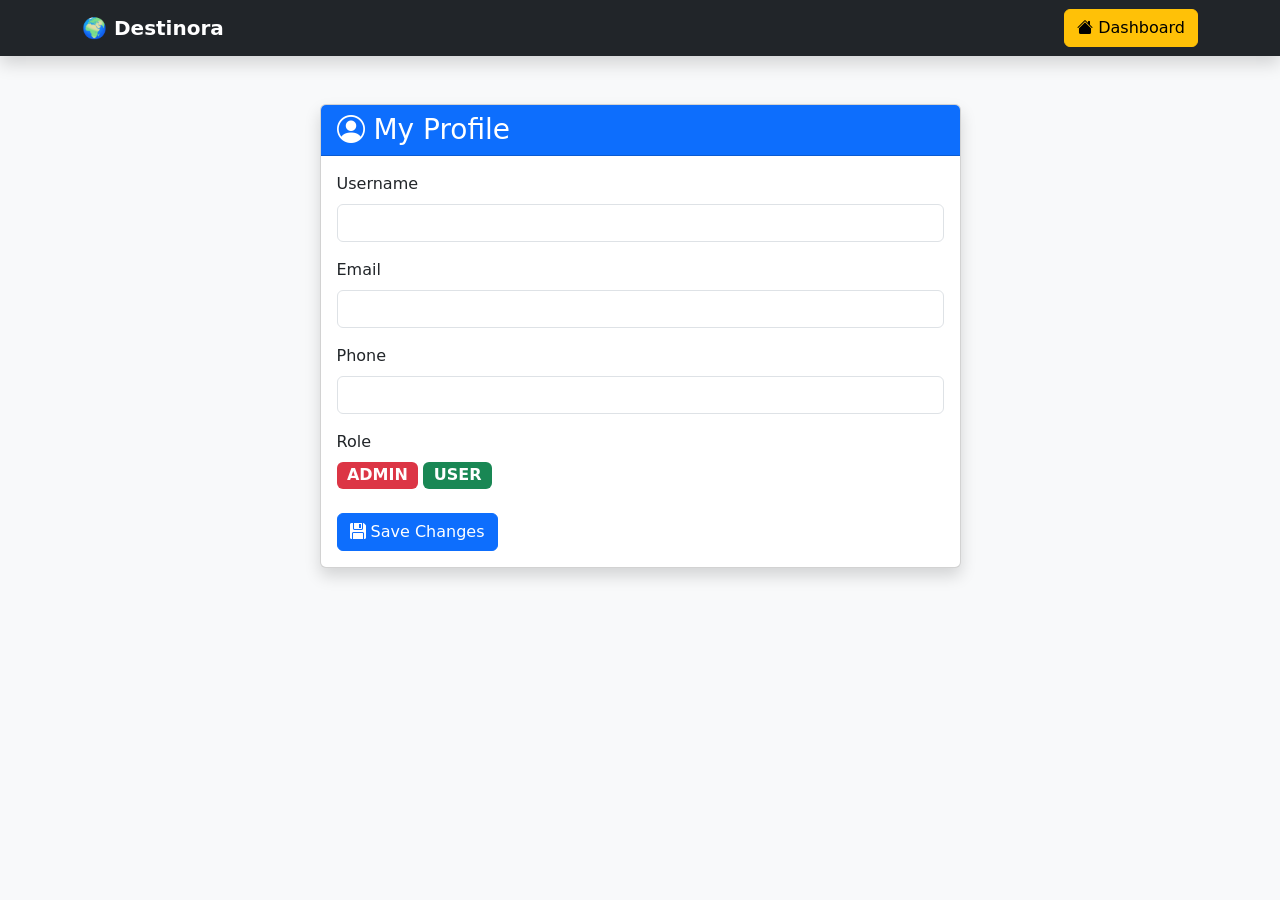
<file: travel-web/src/main/resources/templates/profile.html>
<!DOCTYPE html>
<html xmlns:th="http://www.thymeleaf.org">

<head>

    <title>My Profile</title>

    <meta charset="UTF-8">

    <meta name="viewport" content="width=device-width, initial-scale=1">

    <link href="https://cdn.jsdelivr.net/npm/bootstrap@5.3.3/dist/css/bootstrap.min.css" rel="stylesheet">

    <link href="https://cdn.jsdelivr.net/npm/bootstrap-icons@1.11.3/font/bootstrap-icons.css" rel="stylesheet">

</head>

<body class="bg-light">

<nav class="navbar navbar-dark bg-dark shadow">

    <div class="container">

        <a class="navbar-brand fw-bold" href="/dashboard">
            🌍 Destinora
        </a>

        <a href="/dashboard" class="btn btn-warning">
            <i class="bi bi-house-fill"></i> Dashboard
        </a>

    </div>

</nav>

<div class="container py-5">

    <div class="row justify-content-center">

        <div class="col-lg-7">

            <div class="card shadow">

                <div class="card-header bg-primary text-white">

                    <h3 class="mb-0">

                        <i class="bi bi-person-circle"></i>

                        My Profile

                    </h3>

                </div>

                <div class="card-body">

                    <form action="/profile" method="post">

                        <div class="mb-3">

                            <label class="form-label">

                                Username

                            </label>

                            <input
                                    type="text"
                                    name="username"
                                    class="form-control"
                                    th:value="${profile.username}"
                                    required>

                        </div>

                        <div class="mb-3">

                            <label class="form-label">

                                Email

                            </label>

                            <input
                                    type="email"
                                    class="form-control"
                                    th:value="${profile.email}"
                                    readonly>

                        </div>

                        <div class="mb-3">

                            <label class="form-label">

                                Phone

                            </label>

                            <input
                                    type="text"
                                    name="phone"
                                    class="form-control"
                                    th:value="${profile.phone}">

                        </div>

                        <div class="mb-4">

                            <label class="form-label">

                                Role

                            </label>

                            <br>

                            <span
                                    th:if="${profile.role=='ADMIN'}"
                                    class="badge bg-danger fs-6">

                                ADMIN

                            </span>

                            <span
                                    th:if="${profile.role=='USER'}"
                                    class="badge bg-success fs-6">

                                USER

                            </span>

                        </div>

                        <button
                                type="submit"
                                class="btn btn-primary">

                            <i class="bi bi-floppy-fill"></i>

                            Save Changes

                        </button>

                    </form>

                </div>

            </div>

        </div>

    </div>

</div>

</body>

</html>
</file>
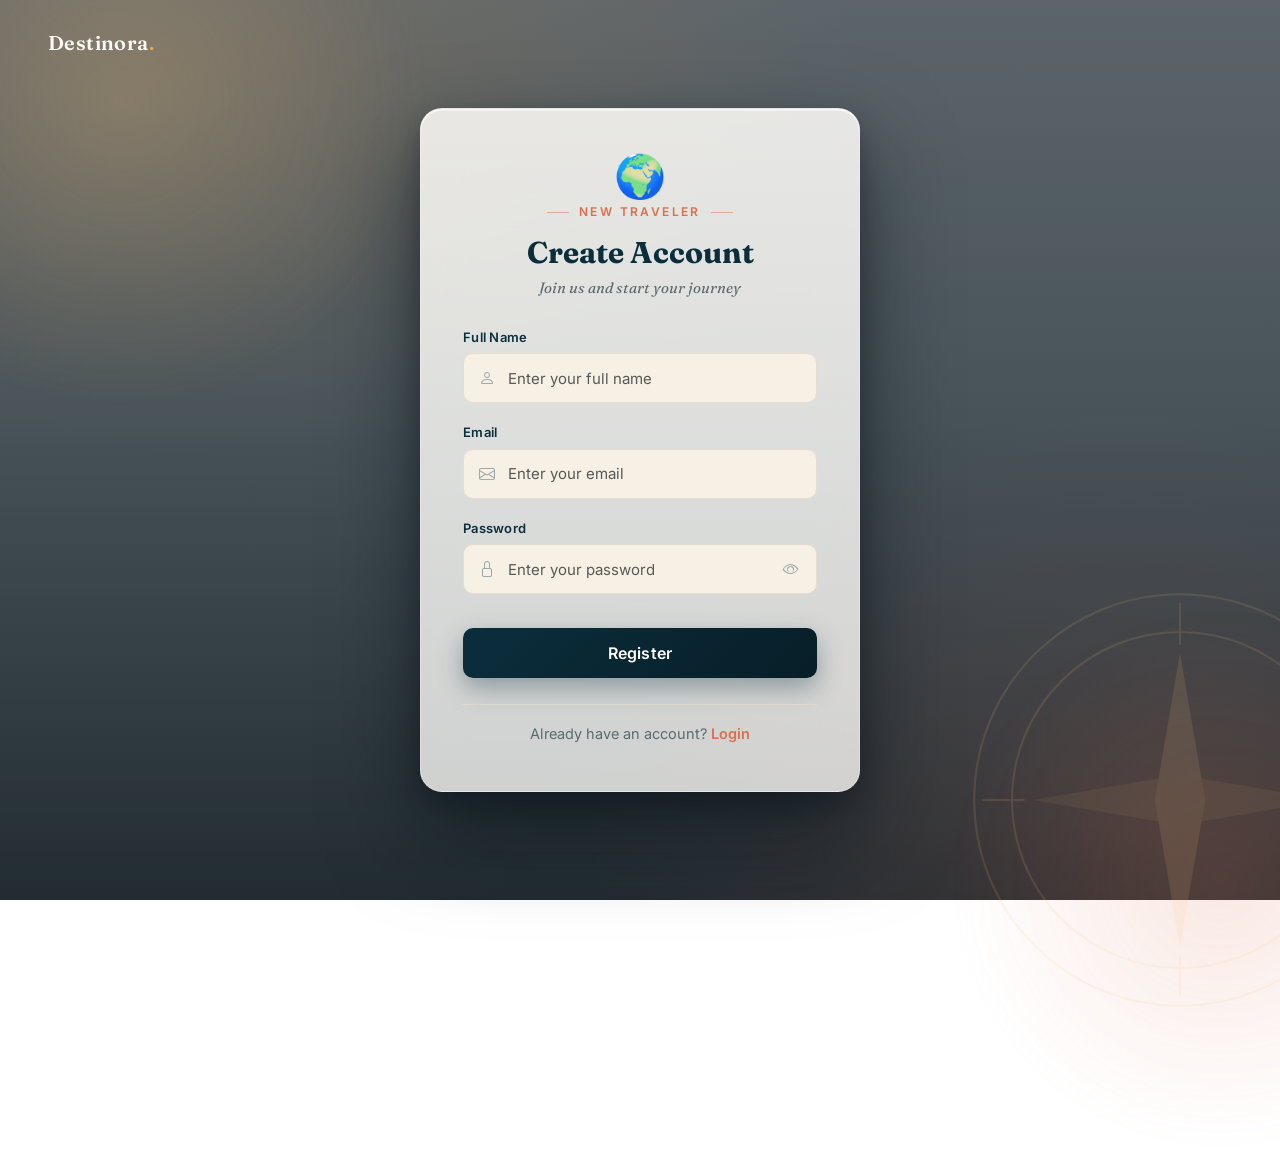
<file: travel-web/src/main/resources/templates/register.html>
<!DOCTYPE html>
<html xmlns:th="http://www.thymeleaf.org">
<head>

    <title>Register • Destinora</title>

    <meta charset="UTF-8">
    <meta name="viewport" content="width=device-width, initial-scale=1">

    <link href="https://cdn.jsdelivr.net/npm/bootstrap@5.3.3/dist/css/bootstrap.min.css" rel="stylesheet">
    <link href="https://cdn.jsdelivr.net/npm/bootstrap-icons@1.11.3/font/bootstrap-icons.css" rel="stylesheet">

    <link rel="preconnect" href="https://fonts.googleapis.com">
    <link rel="preconnect" href="https://fonts.gstatic.com" crossorigin>
    <link href="https://fonts.googleapis.com/css2?family=Fraunces:ital,opsz,wght@0,9..144,500;0,9..144,600;0,9..144,700;1,9..144,500&family=Inter:wght@400;500;600;700&display=swap" rel="stylesheet">

    <style>

        *{
            margin:0;
            padding:0;
            box-sizing:border-box;
        }

        :root{
            --dusk-teal:#0B2E3C;
            --dusk-teal-deep:#071E28;
            --sunrise-gold:#E8A34D;
            --sunrise-gold-soft:#F3C583;
            --sand:#F7F0E4;
            --ink:#12242B;
            --coral:#D9704F;
            --paper:#FFFDF9;
            --glass-border:rgba(255,255,255,.28);
            --weak:#D9704F;
            --medium:#E8A34D;
            --strong:#3E8F6F;
        }

        html{
            scroll-behavior:smooth;
        }

        body{

            min-height:100vh;

            background:
                    linear-gradient(180deg, rgba(7,20,28,.58) 0%, rgba(7,24,32,.68) 45%, rgba(5,16,22,.86) 100%),
                    url("https://images.unsplash.com/photo-1476514525535-07fb3b4ae5f1?auto=format&fit=crop&w=1800&q=80");

            background-size:cover;

            background-position:center;

            background-attachment:fixed;

            display:flex;

            justify-content:center;

            align-items:center;

            font-family:'Inter','Segoe UI',sans-serif;

            color:var(--ink);

            position:relative;

            overflow-x:hidden;

            padding:24px;

        }

        h2,.logo-word{
            font-family:'Fraunces',Georgia,serif;
        }

        .overlay{

            position:absolute;

            inset:0;

            background:
                    radial-gradient(1100px 620px at 14% 8%, rgba(232,163,77,.16), transparent 62%),
                    radial-gradient(900px 700px at 88% 92%, rgba(217,112,79,.14), transparent 60%),
                    rgba(7,20,28,.18);

            pointer-events:none;

        }

        /* gentle floating light, CSS only */
        .glow-drift{
            position:absolute;
            z-index:1;
            width:640px;
            height:640px;
            top:-220px;
            left:-200px;
            border-radius:50%;
            background:radial-gradient(circle, rgba(243,197,131,.20) 0%, transparent 68%);
            filter:blur(4px);
            animation:drift 16s ease-in-out infinite;
            pointer-events:none;
        }

        .glow-drift.two{
            top:auto;
            left:auto;
            bottom:-260px;
            right:-220px;
            width:560px;
            height:560px;
            background:radial-gradient(circle, rgba(217,112,79,.16) 0%, transparent 68%);
            animation-duration:19s;
            animation-delay:-4s;
        }

        @keyframes drift{
            0%,100%{ transform:translate(0,0) scale(1); }
            50%{ transform:translate(26px,22px) scale(1.05); }
        }

        /* wayfinding compass watermark, echoes the login/home page signature */
        .compass-mark{
            position:absolute;
            z-index:1;
            right:-110px;
            bottom:-110px;
            width:420px;
            height:420px;
            opacity:.12;
            pointer-events:none;
            animation:spin-slow 90s linear infinite;
        }

        @keyframes spin-slow{
            from{ transform:rotate(0deg); }
            to{ transform:rotate(360deg); }
        }

        .brand-bar{
            position:absolute;
            z-index:3;
            top:28px;
            left:48px;
            display:flex;
            align-items:center;
            gap:8px;
            animation:fade-down .7s cubic-bezier(.16,1,.3,1) both;
        }

        .brand-mark{
            color:var(--paper);
            font-size:20px;
            font-weight:600;
            letter-spacing:.02em;
            font-family:'Fraunces',Georgia,serif;
        }

        .brand-mark span{
            color:var(--sunrise-gold);
        }

        .login-card{

            position:relative;

            z-index:2;

            width:440px;

            max-width:100%;

            background:linear-gradient(180deg, rgba(255,253,249,.86) 0%, rgba(255,253,249,.78) 100%);

            -webkit-backdrop-filter:blur(22px) saturate(140%);

            backdrop-filter:blur(22px) saturate(140%);

            border-radius:22px;

            padding:46px 42px;

            box-shadow:
                    0 40px 90px rgba(5,16,22,.55),
                    0 12px 28px rgba(5,16,22,.28),
                    0 1.5px 0 rgba(255,255,255,.7) inset;

            border:1px solid var(--glass-border);

            animation:card-rise .8s cubic-bezier(.16,1,.3,1) both;

            animation-delay:.08s;

        }

        @keyframes fade-down{
            from{ opacity:0; transform:translateY(-10px); }
            to{ opacity:1; transform:translateY(0); }
        }

        @keyframes card-rise{
            from{ opacity:0; transform:translateY(22px) scale(.98); }
            to{ opacity:1; transform:translateY(0) scale(1); }
        }

        .eyebrow{
            display:flex;
            align-items:center;
            justify-content:center;
            gap:10px;
            color:var(--coral);
            font-size:12px;
            letter-spacing:.2em;
            text-transform:uppercase;
            font-weight:600;
            margin-bottom:14px;
        }

        .eyebrow::before,
        .eyebrow::after{
            content:"";
            display:block;
            width:22px;
            height:1px;
            background:var(--coral);
            opacity:.5;
        }

        h2{

            font-weight:700;

            color:var(--dusk-teal);

            font-size:30px;

            margin-bottom:6px;

        }

        .text-muted{
            font-family:'Fraunces',Georgia,serif;
            font-style:italic;
            color:#5A6B70 !important;
            font-size:15px;
        }

        label{
            font-size:13px;
            font-weight:600;
            letter-spacing:.02em;
            color:var(--dusk-teal);
            margin-bottom:6px;
            display:inline-block;
        }

        .input-shell{
            position:relative;
        }

        .input-icon{
            position:absolute;
            left:16px;
            top:50%;
            transform:translateY(-50%);
            color:#9AA9AC;
            font-size:16px;
            pointer-events:none;
            transition:color .2s ease;
        }

        .input-shell:focus-within .input-icon{
            color:var(--sunrise-gold);
        }

        .form-control{

            height:50px;

            border-radius:10px;

            border:1.5px solid #E4DDD0;

            background:var(--sand);

            font-size:15px;

            padding-left:44px;

            transition:border-color .2s ease, box-shadow .2s ease, background .2s ease, transform .15s ease;

        }

        .form-control.has-toggle{
            padding-right:44px;
        }

        .form-control:focus{

            border-color:var(--sunrise-gold);

            background:var(--paper);

            box-shadow:0 0 0 .2rem rgba(232,163,77,.22);

            transform:translateY(-1px);

        }

        .toggle-visibility{
            position:absolute;
            right:14px;
            top:50%;
            transform:translateY(-50%);
            background:none;
            border:none;
            color:#9AA9AC;
            font-size:16px;
            padding:4px;
            line-height:1;
            cursor:pointer;
            transition:color .2s ease;
        }

        .toggle-visibility:hover,
        .toggle-visibility:focus-visible{
            color:var(--dusk-teal);
        }

        .toggle-visibility:focus-visible{
            outline:2px solid var(--sunrise-gold-soft);
            outline-offset:2px;
            border-radius:6px;
        }

        /* password strength */
        .strength-wrap{
            margin-top:10px;
            opacity:0;
            max-height:0;
            overflow:hidden;
            transition:opacity .25s ease, max-height .25s ease, margin-top .25s ease;
        }

        .strength-wrap.is-visible{
            opacity:1;
            max-height:40px;
            margin-top:10px;
        }

        .strength-track{
            display:flex;
            gap:6px;
            height:5px;
            margin-bottom:6px;
        }

        .strength-seg{
            flex:1;
            border-radius:4px;
            background:#E4DDD0;
            transition:background .25s ease;
        }

        .strength-label{
            font-size:12px;
            font-weight:600;
            letter-spacing:.03em;
            color:#8B9A9E;
            transition:color .25s ease;
        }

        .btn-login{

            height:50px;

            border-radius:10px;

            font-size:16px;

            font-weight:600;

            letter-spacing:.01em;

            background:linear-gradient(135deg, var(--dusk-teal) 0%, var(--dusk-teal-deep) 100%);

            border:none;

            color:var(--paper);

            position:relative;

            overflow:hidden;

            transition:transform .22s cubic-bezier(.16,1,.3,1), box-shadow .22s ease, background .3s ease;

            box-shadow:0 10px 24px rgba(11,46,60,.35);

        }

        .btn-login::before{
            content:"";
            position:absolute;
            inset:0;
            background:linear-gradient(135deg, var(--coral) 0%, var(--sunrise-gold) 100%);
            opacity:0;
            transition:opacity .3s ease;
        }

        .btn-login span{
            position:relative;
            z-index:1;
        }

        .btn-login:hover,
        .btn-login:focus{

            color:var(--paper);

            transform:translateY(-2px);

            box-shadow:0 16px 32px rgba(217,112,79,.4), 0 0 0 1px rgba(243,197,131,.3);

        }

        .btn-login:hover::before,
        .btn-login:focus::before{
            opacity:1;
        }

        .btn-login:active{
            transform:translateY(0);
        }

        .btn-login:focus-visible{
            outline:3px solid var(--sunrise-gold-soft);
            outline-offset:2px;
        }

        .logo{

            font-size:42px;

            line-height:1;

            margin-bottom:6px;

        }

        hr{
            border-color:#E4DDD0;
            opacity:1;
            margin:26px 0 18px;
        }

        .signin-row{
            font-size:14.5px;
            color:#5A6B70;
        }

        a{

            text-decoration:none;

            color:var(--coral);

            font-weight:600;

            transition:color .2s ease;

        }

        a:hover{
            color:var(--dusk-teal);
            text-decoration:underline;
            text-underline-offset:3px;
        }

        a:focus-visible{
            outline:2px solid var(--sunrise-gold-soft);
            outline-offset:3px;
            border-radius:4px;
        }

        .text-center.mb-4 p{
            margin-top:2px;
        }

        .mb-3, .mb-4{
            animation:fade-up .6s cubic-bezier(.16,1,.3,1) both;
        }

        .mb-3:nth-of-type(1){ animation-delay:.18s; }
        .mb-3:nth-of-type(2){ animation-delay:.26s; }
        .mb-4{ animation-delay:.34s; }

        @keyframes fade-up{
            from{ opacity:0; transform:translateY(10px); }
            to{ opacity:1; transform:translateY(0); }
        }

        @media (max-width:480px){
            .brand-bar{ left:20px; top:20px; }
            .login-card{ padding:36px 26px; }
            .compass-mark{ width:260px; height:260px; right:-70px; bottom:-70px; }
            .glow-drift{ width:400px; height:400px; }
            .glow-drift.two{ width:360px; height:360px; }
        }

        @media (prefers-reduced-motion:reduce){
            .form-control, .btn-login, a, .toggle-visibility, .input-icon{ transition:none; }
            .login-card, .brand-bar, .mb-3, .mb-4{ animation:none; }
            .compass-mark, .glow-drift{ animation:none; }
        }

    </style>

</head>

<body>

<div class="overlay"></div>

<div class="glow-drift" aria-hidden="true"></div>
<div class="glow-drift two" aria-hidden="true"></div>

<svg class="compass-mark" viewBox="0 0 200 200" xmlns="http://www.w3.org/2000/svg" aria-hidden="true">
    <circle cx="100" cy="100" r="98" fill="none" stroke="#F3C583" stroke-width="1"/>
    <circle cx="100" cy="100" r="80" fill="none" stroke="#F3C583" stroke-width="1"/>
    <g stroke="#F3C583" stroke-width="1">
        <line x1="100" y1="6" x2="100" y2="26"/>
        <line x1="100" y1="174" x2="100" y2="194"/>
        <line x1="6" y1="100" x2="26" y2="100"/>
        <line x1="174" y1="100" x2="194" y2="100"/>
    </g>
    <path d="M100 30 L112 100 L100 170 L88 100 Z" fill="#F3C583"/>
    <path d="M30 100 L100 88 L170 100 L100 112 Z" fill="#F3C583" opacity=".55"/>
    <circle cx="100" cy="100" r="5" fill="#F3C583"/>
</svg>

<div class="brand-bar">
    <span class="brand-mark">Destinora<span>.</span></span>
</div>

<div class="login-card">

    <div class="text-center mb-4">

        <div class="logo">
            🌍
        </div>

        <span class="eyebrow">New Traveler</span>

        <h2>Create Account</h2>

        <p class="text-muted">

            Join us and start your journey

        </p>

    </div>

    <form action="/register" method="post" novalidate>

        <div class="mb-3">

            <label for="username">Full Name</label>

            <div class="input-shell">
                <i class="bi bi-person input-icon" aria-hidden="true"></i>
                <input
                        id="username"
                        type="text"
                        name="username"
                        class="form-control"
                        placeholder="Enter your full name"
                        autocomplete="name"
                        required>
            </div>

        </div>

        <div class="mb-3">

            <label for="email">Email</label>

            <div class="input-shell">
                <i class="bi bi-envelope input-icon" aria-hidden="true"></i>
                <input
                        id="email"
                        type="email"
                        name="email"
                        class="form-control"
                        placeholder="Enter your email"
                        autocomplete="email"
                        required>
            </div>

        </div>

        <div class="mb-4">

            <label for="password">Password</label>

            <div class="input-shell">
                <i class="bi bi-lock input-icon" aria-hidden="true"></i>
                <input
                        id="password"
                        type="password"
                        name="password"
                        class="form-control has-toggle"
                        placeholder="Enter your password"
                        autocomplete="new-password"
                        required>
                <button type="button" class="toggle-visibility" id="toggleVisibility" aria-label="Show password" aria-pressed="false">
                    <i class="bi bi-eye" id="toggleIcon" aria-hidden="true"></i>
                </button>
            </div>

            <div class="strength-wrap" id="strengthWrap">
                <div class="strength-track">
                    <div class="strength-seg" id="seg1"></div>
                    <div class="strength-seg" id="seg2"></div>
                    <div class="strength-seg" id="seg3"></div>
                </div>
                <span class="strength-label" id="strengthLabel">&nbsp;</span>
            </div>

        </div>

        <button class="btn btn-primary w-100 btn-login" type="submit">

            <span>Register</span>

        </button>

    </form>

    <hr>

    <div class="text-center signin-row">

        Already have an account?

        <a href="/login">

            Login

        </a>

    </div>

</div>

<script>
    (function(){
        var pwdInput = document.getElementById('password');
        var toggleBtn = document.getElementById('toggleVisibility');
        var toggleIcon = document.getElementById('toggleIcon');
        var strengthWrap = document.getElementById('strengthWrap');
        var strengthLabel = document.getElementById('strengthLabel');
        var segs = [document.getElementById('seg1'), document.getElementById('seg2'), document.getElementById('seg3')];
        var colors = { weak: getComputedStyle(document.documentElement).getPropertyValue('--weak').trim(),
            medium: getComputedStyle(document.documentElement).getPropertyValue('--medium').trim(),
            strong: getComputedStyle(document.documentElement).getPropertyValue('--strong').trim() };

        toggleBtn.addEventListener('click', function(){
            var isPassword = pwdInput.getAttribute('type') === 'password';
            pwdInput.setAttribute('type', isPassword ? 'text' : 'password');
            toggleIcon.className = isPassword ? 'bi bi-eye-slash' : 'bi bi-eye';
            toggleBtn.setAttribute('aria-label', isPassword ? 'Hide password' : 'Show password');
            toggleBtn.setAttribute('aria-pressed', isPassword ? 'true' : 'false');
        });

        function scorePassword(value){
            var score = 0;
            if (!value) return 0;
            if (value.length >= 8) score++;
            if (value.length >= 12) score++;
            if (/[A-Z]/.test(value) && /[a-z]/.test(value)) score++;
            if (/\d/.test(value)) score++;
            if (/[^A-Za-z0-9]/.test(value)) score++;
            return score;
        }

        function resetSegs(){
            segs.forEach(function(seg){ seg.style.background = '#E4DDD0'; });
        }

        pwdInput.addEventListener('input', function(){
            var value = pwdInput.value;

            if (!value){
                strengthWrap.classList.remove('is-visible');
                resetSegs();
                strengthLabel.textContent = '\u00A0';
                return;
            }

            strengthWrap.classList.add('is-visible');
            var score = scorePassword(value);
            resetSegs();

            if (score <= 1){
                segs[0].style.background = colors.weak;
                strengthLabel.textContent = 'Weak';
                strengthLabel.style.color = colors.weak;
            } else if (score <= 3){
                segs[0].style.background = colors.medium;
                segs[1].style.background = colors.medium;
                strengthLabel.textContent = 'Medium';
                strengthLabel.style.color = colors.medium;
            } else {
                segs[0].style.background = colors.strong;
                segs[1].style.background = colors.strong;
                segs[2].style.background = colors.strong;
                strengthLabel.textContent = 'Strong';
                strengthLabel.style.color = colors.strong;
            }
        });
    })();
</script>

</body>
</html>
</file>
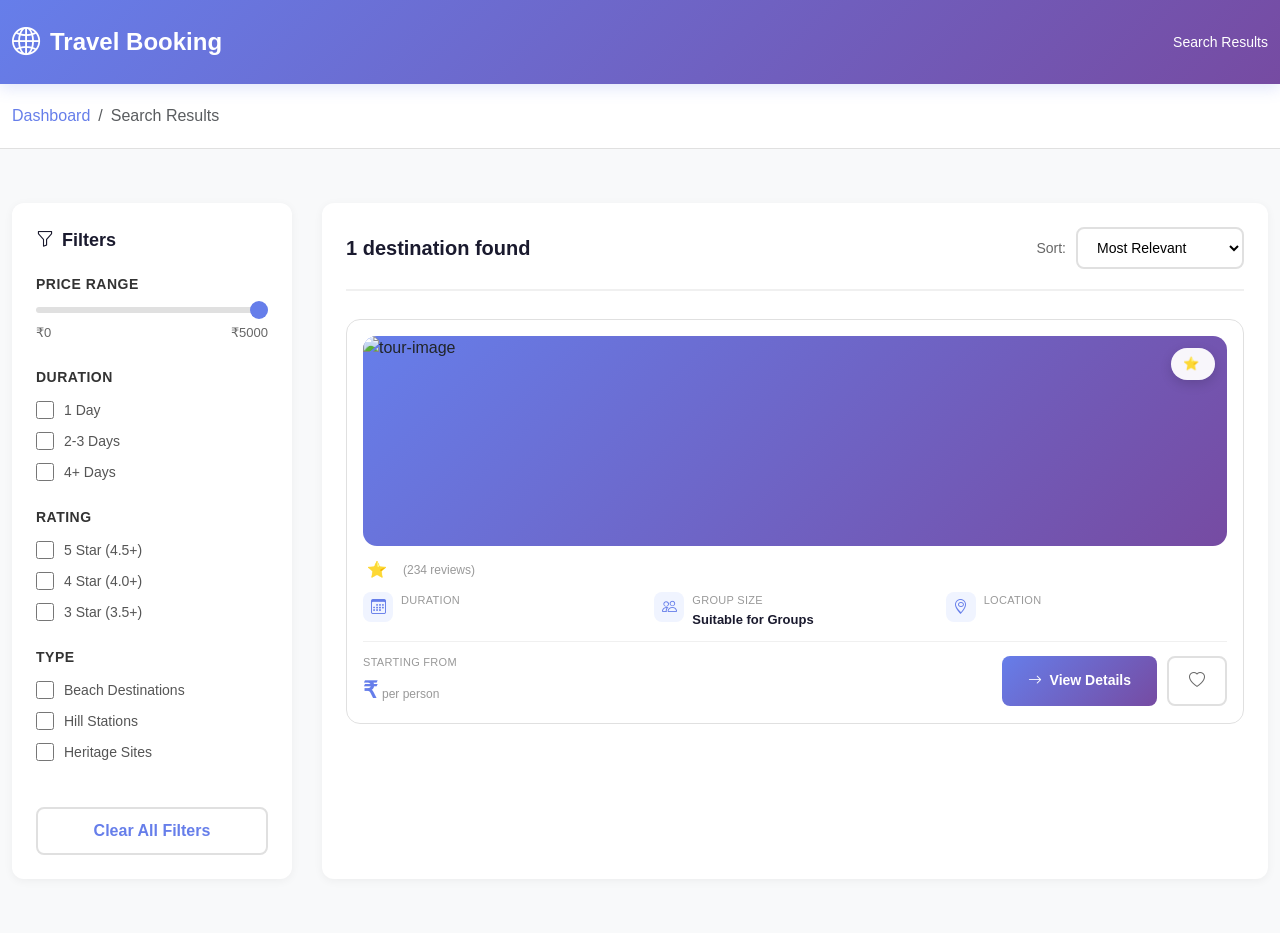
<file: travel-web/src/main/resources/templates/search.html>
<!DOCTYPE html>
<html xmlns:th="http://www.thymeleaf.org">

<head>
    <title>Search Results - Dream Destination </title>
    <meta charset="UTF-8">
    <meta name="viewport" content="width=device-width, initial-scale=1">

    <link href="https://cdn.jsdelivr.net/npm/bootstrap@5.3.3/dist/css/bootstrap.min.css" rel="stylesheet">
    <link href="https://cdn.jsdelivr.net/npm/bootstrap-icons@1.11.3/font/bootstrap-icons.css" rel="stylesheet">

    <style>
        * {
            margin: 0;
            padding: 0;
            box-sizing: border-box;
        }

        body {
            background-color: #f8f9fa;
            font-family: 'Segoe UI', Tahoma, Geneva, Verdana, sans-serif;
        }

        /* Header */
        .navbar-custom {
            background: linear-gradient(135deg, #667eea 0%, #764ba2 100%);
            box-shadow: 0 4px 15px rgba(102, 126, 234, 0.2);
            padding: 1rem 0;
        }

        .navbar-brand {
            font-size: 24px;
            font-weight: 700;
            display: flex;
            align-items: center;
            gap: 10px;
            color: white !important;
        }

        .navbar-brand i {
            font-size: 28px;
        }

        /* Breadcrumb */
        .breadcrumb-section {
            background: white;
            padding: 20px 0;
            border-bottom: 1px solid #e0e0e0;
        }

        .breadcrumb {
            margin-bottom: 0;
        }

        /* Main Container */
        .main-container {
            display: grid;
            grid-template-columns: 280px 1fr;
            gap: 30px;
            padding: 30px 0;
            min-height: calc(100vh - 200px);
        }

        /* Sidebar - Filters */
        .filters-sidebar {
            background: white;
            border-radius: 12px;
            padding: 24px;
            box-shadow: 0 2px 10px rgba(0, 0, 0, 0.05);
            height: fit-content;
            position: sticky;
            top: 20px;
        }

        .filter-title {
            font-size: 18px;
            font-weight: 700;
            color: #1a1a2e;
            margin-bottom: 20px;
            display: flex;
            align-items: center;
            gap: 8px;
        }

        .filter-group {
            margin-bottom: 24px;
        }

        .filter-group-title {
            font-size: 14px;
            font-weight: 600;
            color: #333;
            margin-bottom: 12px;
            text-transform: uppercase;
            letter-spacing: 0.5px;
        }

        .filter-option {
            display: flex;
            align-items: center;
            gap: 10px;
            margin-bottom: 10px;
            cursor: pointer;
        }

        .filter-option input[type="checkbox"] {
            cursor: pointer;
            width: 18px;
            height: 18px;
            accent-color: #667eea;
        }

        .filter-option label {
            cursor: pointer;
            margin-bottom: 0;
            font-size: 14px;
            color: #555;
            flex-grow: 1;
        }

        .filter-option input[type="range"] {
            width: 100%;
            height: 6px;
            border-radius: 3px;
            background: #e0e0e0;
            outline: none;
            -webkit-appearance: none;
        }

        .filter-option input[type="range"]::-webkit-slider-thumb {
            -webkit-appearance: none;
            appearance: none;
            width: 18px;
            height: 18px;
            border-radius: 50%;
            background: #667eea;
            cursor: pointer;
        }

        .filter-option input[type="range"]::-moz-range-thumb {
            width: 18px;
            height: 18px;
            border-radius: 50%;
            background: #667eea;
            cursor: pointer;
            border: none;
        }

        .price-range-display {
            display: flex;
            justify-content: space-between;
            margin-top: 8px;
            font-size: 13px;
            color: #666;
        }

        .reset-filters {
            width: 100%;
            padding: 10px;
            border: 2px solid #e0e0e0;
            background: white;
            border-radius: 8px;
            color: #667eea;
            font-weight: 600;
            cursor: pointer;
            transition: all 0.3s ease;
            margin-top: 20px;
        }

        .reset-filters:hover {
            background: #f8f9ff;
            border-color: #667eea;
        }

        /* Results Section */
        .results-area {
            background: white;
            border-radius: 12px;
            padding: 24px;
            box-shadow: 0 2px 10px rgba(0, 0, 0, 0.05);
        }

        .results-header {
            display: flex;
            justify-content: space-between;
            align-items: center;
            margin-bottom: 28px;
            flex-wrap: wrap;
            gap: 15px;
            border-bottom: 2px solid #f0f0f0;
            padding-bottom: 20px;
        }

        .results-title {
            font-size: 20px;
            font-weight: 700;
            color: #1a1a2e;
        }

        .view-options {
            display: flex;
            gap: 10px;
            align-items: center;
        }

        .sort-select {
            padding: 10px 15px;
            border: 2px solid #e0e0e0;
            border-radius: 8px;
            background: white;
            cursor: pointer;
            font-size: 14px;
            transition: all 0.3s ease;
        }

        .sort-select:hover {
            border-color: #667eea;
        }

        /* Tour Card - List Style (Booking.com / Airbnb style compact card) */
        .tour-item {
            display: grid;
            grid-template-columns: 300px 1fr;
            gap: 20px;
            padding: 16px;
            border: 1px solid #e0e0e0;
            border-radius: 14px;
            margin-bottom: 22px;
            transition: all 0.3s ease;
            background: white;
        }

        .tour-item:hover {
            box-shadow: 0 8px 25px rgba(102, 126, 234, 0.15);
            border-color: #667eea;
            transform: translateY(-2px);
        }

        .tour-image-wrapper {
            position: relative;
            overflow: hidden;
            border-radius: 14px;
            background: linear-gradient(135deg, #667eea 0%, #764ba2 100%);
            width: 100%;
            height: 210px;
        }

        .tour-image-wrapper img {
            display: block;
            width: 100%;
            height: 100%;
            object-fit: cover;
            object-position: center;
            transition: transform 0.4s ease;
        }

        .tour-item:hover .tour-image-wrapper img {
            transform: scale(1.05);
        }

        .tour-badge {
            position: absolute;
            top: 12px;
            right: 12px;
            background: rgba(255, 255, 255, 0.95);
            padding: 6px 12px;
            border-radius: 20px;
            font-weight: 700;
            color: #667eea;
            font-size: 13px;
            display: flex;
            align-items: center;
            gap: 4px;
            backdrop-filter: blur(10px);
            box-shadow: 0 4px 12px rgba(0, 0, 0, 0.15);
        }

        .tour-badge.hot {
            background: rgba(255, 77, 79, 0.9);
            color: white;
        }

        /* Tour Details */
        .tour-details {
            display: flex;
            flex-direction: column;
            justify-content: space-between;
        }

        .tour-header {
            margin-bottom: 8px;
        }

        .tour-title {
            font-size: 19px;
            font-weight: 700;
            color: #1a1a2e;
            margin-bottom: 4px;
            line-height: 1.25;
        }

        .tour-description {
            font-size: 13px;
            color: #666;
            line-height: 1.5;
            margin-bottom: 0;
            display: -webkit-box;
            -webkit-line-clamp: 2;
            -webkit-box-orient: vertical;
            overflow: hidden;
        }

        /* Rating & Reviews */
        .rating-section {
            display: flex;
            align-items: center;
            gap: 12px;
            margin-bottom: 10px;
        }

        .rating-stars {
            display: flex;
            align-items: center;
            gap: 4px;
        }

        .rating-value {
            font-size: 15px;
            font-weight: 700;
            color: #f5b301;
        }

        .rating-count {
            font-size: 12px;
            color: #999;
        }

        /* Info Grid */
        .tour-info-grid {
            display: grid;
            grid-template-columns: repeat(3, 1fr);
            gap: 10px;
            margin-bottom: 12px;
        }

        .info-item {
            display: flex;
            align-items: flex-start;
            gap: 8px;
        }

        .info-icon {
            width: 30px;
            height: 30px;
            background: #f0f4ff;
            border-radius: 8px;
            display: flex;
            align-items: center;
            justify-content: center;
            color: #667eea;
            font-size: 15px;
            flex-shrink: 0;
        }

        .info-text {
            flex-grow: 1;
        }

        .info-label {
            font-size: 11px;
            color: #999;
            text-transform: uppercase;
            letter-spacing: 0.3px;
        }

        .info-value {
            font-size: 13px;
            font-weight: 600;
            color: #1a1a2e;
            margin-top: 1px;
        }

        /* Footer - Price & Action */
        .tour-footer {
            display: flex;
            justify-content: space-between;
            align-items: center;
            border-top: 1px solid #f0f0f0;
            padding-top: 12px;
        }

        .tour-price-section {
            display: flex;
            flex-direction: column;
            gap: 2px;
        }

        .price-label {
            font-size: 11px;
            color: #999;
            text-transform: uppercase;
            letter-spacing: 0.3px;
        }

        .price-value {
            font-size: 23px;
            font-weight: 700;
            color: #667eea;
        }

        .price-suffix {
            font-size: 12px;
            color: #999;
            margin-left: 4px;
        }

        .tour-actions {
            display: flex;
            gap: 10px;
        }

        .btn-primary-custom {
            padding: 11px 26px;
            background: linear-gradient(135deg, #667eea 0%, #764ba2 100%);
            border: none;
            color: white;
            border-radius: 8px;
            font-weight: 600;
            cursor: pointer;
            transition: all 0.3s ease;
            display: flex;
            align-items: center;
            gap: 8px;
            text-decoration: none;
            font-size: 14px;
        }

        .btn-primary-custom:hover {
            transform: translateY(-2px);
            box-shadow: 0 8px 20px rgba(102, 126, 234, 0.4);
            color: white;
            text-decoration: none;
        }

        .btn-secondary-custom {
            padding: 11px 20px;
            background: white;
            border: 2px solid #e0e0e0;
            color: #666;
            border-radius: 8px;
            font-weight: 600;
            cursor: pointer;
            transition: all 0.3s ease;
            display: flex;
            align-items: center;
            gap: 8px;
        }

        .btn-secondary-custom:hover {
            border-color: #667eea;
            color: #667eea;
        }

        /* Empty State */
        .empty-state {
            text-align: center;
            padding: 80px 40px;
        }

        .empty-state i {
            font-size: 80px;
            color: #ddd;
            margin-bottom: 20px;
        }

        .empty-state h3 {
            font-size: 24px;
            font-weight: 700;
            color: #666;
            margin-bottom: 10px;
        }

        .empty-state p {
            font-size: 14px;
            color: #999;
        }

        /* Responsive */
        @media (max-width: 1024px) {
            .main-container {
                grid-template-columns: 1fr;
            }

            .filters-sidebar {
                display: none;
            }

            .tour-item {
                grid-template-columns: 1fr;
            }

            .tour-image-wrapper {
                height: 220px;
                min-height: 0;
            }

            .tour-info-grid {
                grid-template-columns: repeat(2, 1fr);
            }
        }

        @media (max-width: 768px) {
            .results-header {
                flex-direction: column;
                align-items: flex-start;
            }

            .tour-image-wrapper {
                height: 200px;
            }

            .tour-footer {
                flex-direction: column;
                gap: 12px;
                align-items: flex-start;
            }

            .tour-actions {
                width: 100%;
            }

            .btn-primary-custom {
                width: 100%;
                justify-content: center;
            }

            .tour-info-grid {
                grid-template-columns: 1fr;
            }

            .price-value {
                font-size: 22px;
            }
        }

        /* Animations */
        @keyframes slideIn {
            from {
                opacity: 0;
                transform: translateY(20px);
            }
            to {
                opacity: 1;
                transform: translateY(0);
            }
        }

        .tour-item {
            animation: slideIn 0.5s ease forwards;
        }

        .tour-item:nth-child(1) { animation-delay: 0.1s; }
        .tour-item:nth-child(2) { animation-delay: 0.2s; }
        .tour-item:nth-child(3) { animation-delay: 0.3s; }
        .tour-item:nth-child(4) { animation-delay: 0.4s; }
        .tour-item:nth-child(5) { animation-delay: 0.5s; }

    </style>

</head>

<body>

<!-- Navigation Bar -->
<nav class="navbar navbar-custom">
    <div class="container-fluid">
        <a class="navbar-brand" th:href="@{/dashboard}">
            <i class="bi bi-globe2"></i>
            Travel Booking
        </a>
        <div style="color: white; font-size: 14px;">Search Results</div>
    </div>
</nav>

<!-- Breadcrumb -->
<div class="breadcrumb-section">
    <div class="container-fluid">
        <nav aria-label="breadcrumb">
            <ol class="breadcrumb">
                <li class="breadcrumb-item"><a th:href="@{/dashboard}" style="text-decoration: none; color: #667eea;">Dashboard</a>
                </li> <li class="breadcrumb-item active">Search Results</li>
            </ol>
        </nav>
    </div>
</div>

<!-- Main Container -->
<div class="container-fluid py-4">
    <div class="main-container">

        <!-- Sidebar Filters -->
        <div class="filters-sidebar">
            <div class="filter-title">
                <i class="bi bi-funnel"></i>
                Filters
            </div>

            <!-- Price Range -->
            <div class="filter-group">
                <div class="filter-group-title">Price Range</div>
                <div class="filter-option">
                    <input type="range" id="priceRange" min="0" max="5000" value="5000" step="100">
                </div>
                <div class="price-range-display">
                    <span>₹0</span>
                    <span>₹<span id="priceValue">5000</span></span>
                </div>
            </div>

            <!-- Duration -->
            <div class="filter-group">
                <div class="filter-group-title">Duration</div>
                <div class="filter-option">
                    <input type="checkbox" id="filter-1day" value="1">
                    <label for="filter-1day">1 Day</label>
                </div>
                <div class="filter-option">
                    <input type="checkbox" id="filter-2day" value="2">
                    <label for="filter-2day">2-3 Days</label>
                </div>
                <div class="filter-option">
                    <input type="checkbox" id="filter-4day" value="4">
                    <label for="filter-4day">4+ Days</label>
                </div>
            </div>

            <!-- Rating -->
            <div class="filter-group">
                <div class="filter-group-title">Rating</div>
                <div class="filter-option">
                    <input type="checkbox" id="filter-5star" value="5">
                    <label for="filter-5star">5 Star (4.5+)</label>
                </div>
                <div class="filter-option">
                    <input type="checkbox" id="filter-4star" value="4">
                    <label for="filter-4star">4 Star (4.0+)</label>
                </div>
                <div class="filter-option">
                    <input type="checkbox" id="filter-3star" value="3">
                    <label for="filter-3star">3 Star (3.5+)</label>
                </div>
            </div>

            <!-- Destination Type -->
            <div class="filter-group">
                <div class="filter-group-title">Type</div>
                <div class="filter-option">
                    <input type="checkbox" id="filter-beach">
                    <label for="filter-beach">Beach Destinations</label>
                </div>
                <div class="filter-option">
                    <input type="checkbox" id="filter-hill">
                    <label for="filter-hill">Hill Stations</label>
                </div>
                <div class="filter-option">
                    <input type="checkbox" id="filter-heritage">
                    <label for="filter-heritage">Heritage Sites</label>
                </div>
            </div>

            <button class="reset-filters">Clear All Filters</button>
        </div>

        <!-- Results Area -->
        <div class="results-area">
            <!-- Results Header -->
            <div class="results-header">
                <div class="results-title">
                    <span id="resultCount">All Destinations</span>
                </div>
                <div class="view-options">
                    <label style="margin: 0; font-size: 14px; color: #666;">Sort:</label>
                    <select class="sort-select" id="sortBy">
                        <option value="relevant">Most Relevant</option>
                        <option value="price-low">Price: Low to High</option>
                        <option value="price-high">Price: High to Low</option>
                        <option value="rating">Highest Rated</option>
                        <option value="popular">Most Popular</option>
                    </select>
                </div>
            </div>

            <!-- Tours List -->
            <div id="toursContainer">
                <div class="tour-item" th:each="tour : ${attractions}">
                    <!-- Image Section -->
                    <div class="tour-image-wrapper">
                        <img th:src="${tour.imageUrl}" alt="tour-image">
                        <div class="tour-badge">
                            <span>⭐</span>
                            <span th:text="${tour.rating}"></span>
                        </div>
                    </div>

                    <!-- Details Section -->
                    <div class="tour-details">
                        <!-- Header -->
                        <div class="tour-header">
                            <h3 class="tour-title" th:text="${tour.displayName}"></h3>
                            <p class="tour-description" th:text="${tour.description}"></p>
                        </div>

                        <!-- Rating -->
                        <div class="rating-section">
                            <div class="rating-stars">
                                <span class="rating-value" th:text="${tour.rating}"></span>
                                ⭐ <span th:text="${tour.rating}"></span>
                            </div>
                            <span class="rating-count">(234 reviews)</span>
                        </div>

                        <!-- Info Grid -->
                        <div class="tour-info-grid">
                            <div class="info-item">
                                <div class="info-icon">
                                    <i class="bi bi-calendar3"></i>
                                </div>
                                <div class="info-text">
                                    <div class="info-label">Duration</div>
                                    <div class="info-value" th:text="${tour.duration}"></div>
                                </div>
                            </div>

                            <div class="info-item">
                                <div class="info-icon">
                                    <i class="bi bi-people"></i>
                                </div>
                                <div class="info-text">
                                    <div class="info-label">Group Size</div>
                                    <div class="info-value">Suitable for Groups</div>
                                </div>
                            </div>

                            <div class="info-item">
                                <div class="info-icon">
                                    <i class="bi bi-geo-alt"></i>
                                </div>
                                <div class="info-text">
                                    <div class="info-label">Location</div>
                                    <div class="info-value" th:text="${tour.displayName}"></div>
                                </div>
                            </div>
                        </div>

                        <!-- Footer - Price & Action -->
                        <div class="tour-footer">
                            <div class="tour-price-section">
                                <span class="price-label">Starting From</span>
                                <div style="display: flex; align-items: baseline;">
                                    <span class="price-value">₹<span th:text="${tour.price}"></span></span>
                                    <span class="price-suffix">per person</span>
                                </div>
                            </div>

                            <div class="tour-actions">
                                <a th:href="@{/details(code=${tour.code})}" class="btn-primary-custom">
                                    <i class="bi bi-arrow-right"></i>
                                    View Details
                                </a>
                                <button class="btn-secondary-custom">
                                    <i class="bi bi-heart"></i>
                                </button>
                            </div>
                        </div>
                    </div>
                </div>
            </div>

            <!-- Empty State -->
            <div id="emptyState" class="empty-state" style="display: none;">
                <i class="bi bi-search"></i>
                <h3>No destinations found</h3>
                <p>Try adjusting your filters or search criteria</p>
            </div>
        </div>

    </div>
</div>

<script>
    const priceRange = document.getElementById('priceRange');
    const priceValue = document.getElementById('priceValue');
    const sortBy = document.getElementById('sortBy');
    const toursContainer = document.getElementById('toursContainer');
    const emptyState = document.getElementById('emptyState');
    const resultCount = document.getElementById('resultCount');

    // Update price display
    priceRange.addEventListener('input', function() {
        priceValue.textContent = this.value;
        filterTours();
    });

    // Sort functionality
    sortBy.addEventListener('change', sortTours);

    // Filter checkboxes
    document.querySelectorAll('.filter-option input[type="checkbox"]').forEach(checkbox => {
        checkbox.addEventListener('change', filterTours);
    });

    // Reset filters
    document.querySelector('.reset-filters').addEventListener('click', function() {
        priceRange.value = 5000;
        priceValue.textContent = '5000';
        document.querySelectorAll('.filter-option input[type="checkbox"]').forEach(checkbox => {
            checkbox.checked = false;
        });
        sortBy.value = 'relevant';
        filterTours();
    });

    function filterTours() {
        const maxPrice = parseInt(priceRange.value);
        let visibleCount = 0;

        document.querySelectorAll('.tour-item').forEach(item => {
            const priceText = item.innerText.match(/₹(\d+)/);
            const price = priceText ? parseInt(priceText[1]) : 0;

            if (price <= maxPrice) {
                item.style.display = 'block';
                visibleCount++;
            } else {
                item.style.display = 'none';
            }
        });

        emptyState.style.display = visibleCount === 0 ? 'block' : 'none';
        resultCount.textContent = visibleCount > 0
            ? `${visibleCount} destination${visibleCount !== 1 ? 's' : ''} found`
            : 'No destinations found';
    }

    function sortTours() {
        const sortValue = sortBy.value;
        const tours = Array.from(document.querySelectorAll('.tour-item'));

        tours.sort((a, b) => {
            const priceA = parseInt(a.innerText.match(/₹(\d+)/)[1]);
            const priceB = parseInt(b.innerText.match(/₹(\d+)/)[1]);
            const ratingA = parseFloat(a.innerText.match(/([\d.]+)\s*★/)[1]);
            const ratingB = parseFloat(b.innerText.match(/([\d.]+)\s*★/)[1]);

            switch(sortValue) {
                case 'price-low':
                    return priceA - priceB;
                case 'price-high':
                    return priceB - priceA;
                case 'rating':
                    return ratingB - ratingA;
                default:
                    return 0;
            }
        });

        tours.forEach(tour => toursContainer.appendChild(tour));
    }

    // Initialize
    filterTours();
</script>

</body>

</html>
</file>
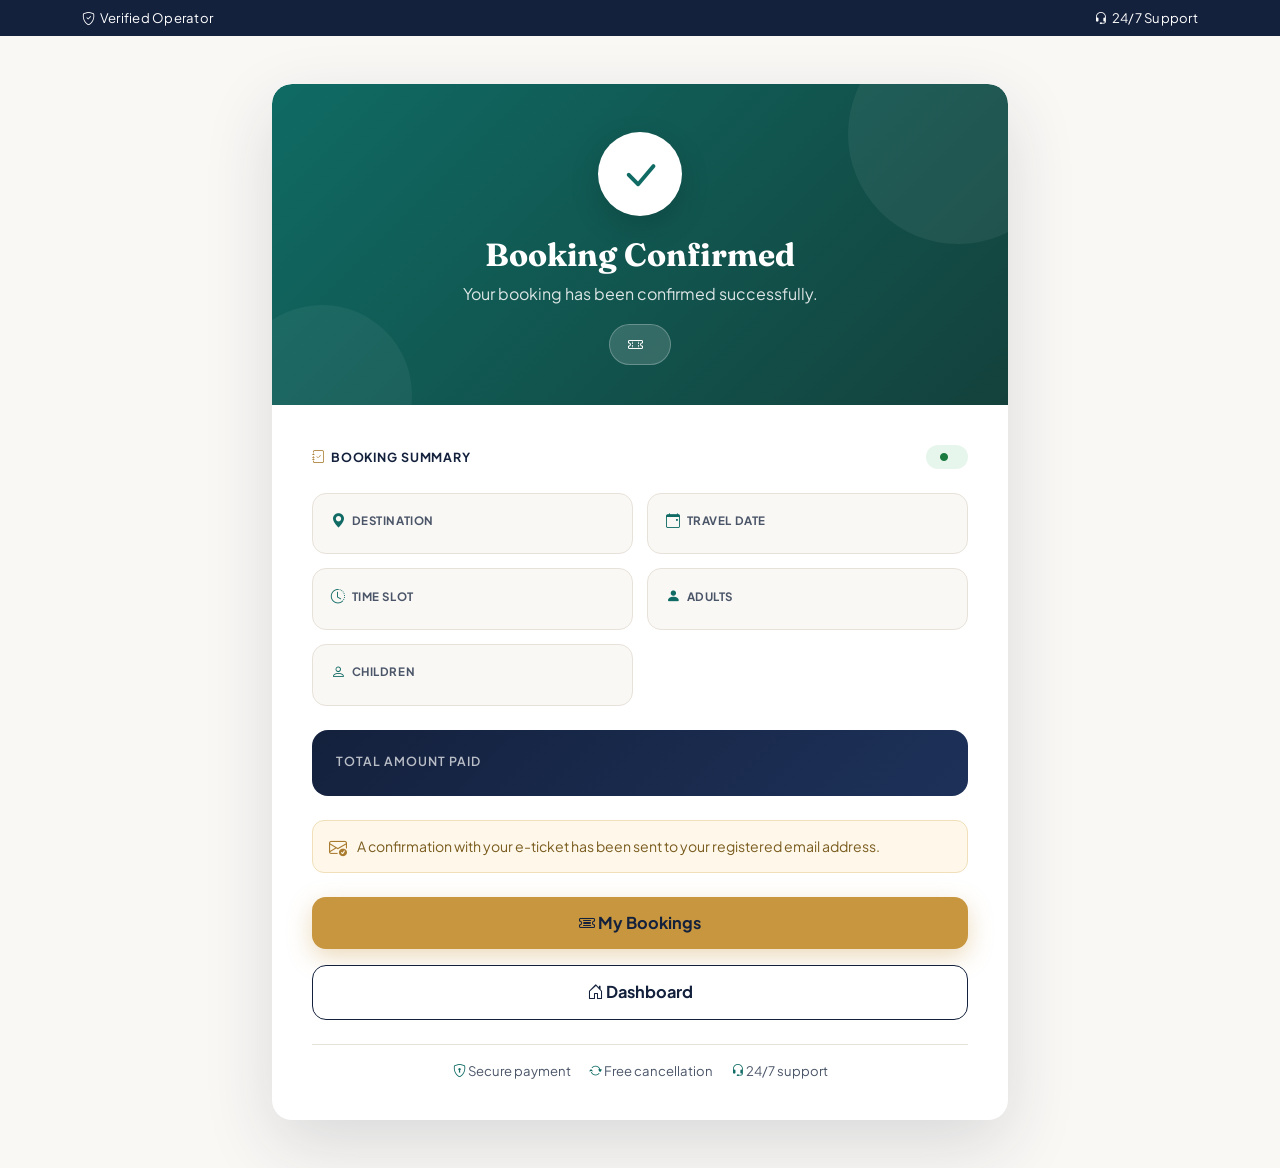
<file: travel-web/src/main/resources/templates/success.html>
<!DOCTYPE html>
<html xmlns:th="http://www.thymeleaf.org">

<head>
    <title>Booking Confirmed</title>
    <meta charset="UTF-8">
    <meta name="viewport" content="width=device-width,initial-scale=1">

    <link href="https://cdn.jsdelivr.net/npm/bootstrap@5.3.3/dist/css/bootstrap.min.css" rel="stylesheet">
    <link href="https://cdn.jsdelivr.net/npm/bootstrap-icons@1.11.3/font/bootstrap-icons.css" rel="stylesheet">
    <link href="https://fonts.googleapis.com/css2?family=Plus+Jakarta+Sans:wght@400;500;600;700;800&family=Fraunces:wght@500;600;700&display=swap" rel="stylesheet">

    <style>
        :root {
            --ink: #14213d;
            --ink-soft: #4a5568;
            --gold: #c8963e;
            --gold-dark: #a97b2f;
            --teal: #0f6b64;
            --teal-dark: #0b524c;
            --paper: #faf8f5;
            --line: #e7e2d9;
        }

        * { box-sizing: border-box; }

        body {
            background: var(--paper);
            font-family: 'Plus Jakarta Sans', sans-serif;
            color: var(--ink);
            min-height: 100vh;
        }

        h1, h2, h3, h4, .display-font {
            font-family: 'Fraunces', serif;
        }

        .util-bar {
            background: var(--ink);
            color: #fff;
            font-size: 0.82rem;
            padding: 8px 0;
            letter-spacing: 0.02em;
        }

        /* Top success banner */
        .success-banner {
            background: linear-gradient(135deg, #0f6b64 0%, #14413c 100%);
            border-radius: 20px 20px 0 0;
            padding: 48px 40px 40px;
            text-align: center;
            color: #fff;
            position: relative;
            overflow: hidden;
        }

        .success-banner::before {
            content: '';
            position: absolute;
            top: -60px;
            right: -60px;
            width: 220px;
            height: 220px;
            background: rgba(255,255,255,0.06);
            border-radius: 50%;
        }

        .success-banner::after {
            content: '';
            position: absolute;
            bottom: -80px;
            left: -40px;
            width: 180px;
            height: 180px;
            background: rgba(255,255,255,0.05);
            border-radius: 50%;
        }

        .check-badge {
            width: 84px;
            height: 84px;
            background: #fff;
            border-radius: 50%;
            display: inline-flex;
            align-items: center;
            justify-content: center;
            margin-bottom: 20px;
            box-shadow: 0 10px 30px rgba(0,0,0,0.15);
            position: relative;
            z-index: 1;
        }

        .check-badge i {
            font-size: 2.6rem;
            color: var(--teal);
        }

        .success-banner h2 {
            font-weight: 700;
            font-size: 2rem;
            margin-bottom: 8px;
            position: relative;
            z-index: 1;
        }

        .success-banner p {
            color: rgba(255,255,255,0.85);
            font-size: 1rem;
            margin-bottom: 0;
            position: relative;
            z-index: 1;
        }

        .ref-pill {
            display: inline-flex;
            align-items: center;
            gap: 8px;
            background: rgba(255,255,255,0.15);
            border: 1px solid rgba(255,255,255,0.25);
            border-radius: 999px;
            padding: 8px 18px;
            margin-top: 18px;
            font-weight: 700;
            font-size: 0.95rem;
            letter-spacing: 0.03em;
            position: relative;
            z-index: 1;
        }

        /* Main card */
        .success-card {
            border: none;
            border-radius: 20px;
            overflow: hidden;
            box-shadow: 0 25px 70px rgba(20,33,61,0.14);
            background: #fff;
        }

        .card-body-main {
            padding: 40px;
        }

        .status-chip {
            display: inline-flex;
            align-items: center;
            gap: 6px;
            background: #e7f6ec;
            color: #1a7a3f;
            font-weight: 700;
            font-size: 0.85rem;
            padding: 6px 14px;
            border-radius: 999px;
        }

        .section-label {
            font-size: 0.78rem;
            text-transform: uppercase;
            letter-spacing: 0.07em;
            font-weight: 700;
            color: var(--ink);
            margin-bottom: 14px;
            display: flex;
            align-items: center;
            gap: 6px;
        }

        .section-label i { color: var(--gold-dark); }

        .detail-grid {
            display: grid;
            grid-template-columns: repeat(2, 1fr);
            gap: 14px;
        }

        .detail-box {
            background: var(--paper);
            border: 1px solid var(--line);
            border-radius: 14px;
            padding: 16px 18px;
        }

        .detail-box .label {
            font-size: 0.72rem;
            text-transform: uppercase;
            letter-spacing: 0.05em;
            color: var(--ink-soft);
            font-weight: 700;
            margin-bottom: 6px;
            display: flex;
            align-items: center;
            gap: 6px;
        }

        .detail-box .label i { color: var(--teal); font-size: 0.9rem; }

        .detail-box .value {
            font-size: 1.1rem;
            font-weight: 700;
            color: var(--ink);
        }

        .total-strip {
            background: linear-gradient(135deg, #14213d 0%, #1d3159 100%);
            border-radius: 16px;
            padding: 22px 24px;
            color: #fff;
            display: flex;
            justify-content: space-between;
            align-items: center;
        }

        .total-strip .label {
            font-size: 0.78rem;
            text-transform: uppercase;
            letter-spacing: 0.08em;
            color: rgba(255,255,255,0.7);
            font-weight: 600;
            margin-bottom: 4px;
        }

        .total-strip .amount {
            font-family: 'Fraunces', serif;
            font-size: 2.1rem;
            font-weight: 600;
        }

        .btn-primary-gold {
            background: var(--gold);
            border: none;
            color: var(--ink);
            font-weight: 700;
            font-size: 1.02rem;
            padding: 14px;
            border-radius: 14px;
            box-shadow: 0 8px 24px rgba(200,150,62,0.35);
            transition: all 0.2s ease;
        }

        .btn-primary-gold:hover {
            background: var(--gold-dark);
            color: var(--ink);
            transform: translateY(-1px);
            box-shadow: 0 10px 28px rgba(200,150,62,0.42);
        }

        .btn-outline-ink {
            background: #fff;
            border: 1.5px solid var(--ink);
            color: var(--ink);
            font-weight: 700;
            font-size: 1.02rem;
            padding: 14px;
            border-radius: 14px;
            transition: all 0.2s ease;
        }

        .btn-outline-ink:hover {
            background: var(--ink);
            color: #fff;
        }

        .trust-row {
            font-size: 0.82rem;
            color: var(--ink-soft);
            display: flex;
            flex-wrap: wrap;
            justify-content: center;
            gap: 18px;
        }

        .trust-row i { color: var(--teal); }

        .email-note {
            background: #fff8ea;
            border: 1px solid #f0dfb8;
            border-radius: 12px;
            padding: 12px 16px;
            font-size: 0.88rem;
            color: #7a5c1f;
            display: flex;
            align-items: center;
            gap: 10px;
        }

        .email-note i { font-size: 1.1rem; color: var(--gold-dark); }

        @media (max-width: 575px) {
            .detail-grid { grid-template-columns: 1fr; }
            .success-banner { padding: 36px 24px 32px; }
            .card-body-main { padding: 28px 22px; }
            .total-strip { flex-direction: column; align-items: flex-start; gap: 10px; }
        }
    </style>
</head>

<body>

<div class="util-bar">
    <div class="container d-flex justify-content-between">
        <span><i class="bi bi-shield-check"></i>&nbsp; Verified Operator</span>
        <span class="d-none d-sm-inline"><i class="bi bi-headset"></i>&nbsp; 24/7 Support</span>
    </div>
</div>

<div class="container py-4 py-lg-5">
    <div class="row justify-content-center">
        <div class="col-lg-8">

            <div class="card success-card">

                <div class="success-banner">
                    <div class="check-badge">
                        <i class="bi bi-check-lg"></i>
                    </div>
                    <h2>Booking Confirmed</h2>
                    <p>Your booking has been confirmed successfully.</p>
                    <div class="ref-pill">
                        <i class="bi bi-ticket-perforated"></i>
                        <span th:text="${booking.bookingReference}"></span>
                    </div>
                </div>

                <div class="card-body-main">

                    <div class="d-flex justify-content-between align-items-center mb-4">
                        <div class="section-label mb-0"><i class="bi bi-journal-check"></i> Booking Summary</div>
                        <span class="status-chip">
                            <i class="bi bi-circle-fill" style="font-size:0.5rem;"></i>
                            <span th:text="${booking.bookingStatus}"></span>
                        </span>
                    </div>

                    <div class="detail-grid mb-4">

                        <div class="detail-box">
                            <div class="label">
                                <i class="bi bi-geo-alt-fill"></i>
                                Destination
                            </div>
                            <div class="value" th:text="${booking.attractionName}"></div>
                        </div>

                        <div class="detail-box">
                            <div class="label"><i class="bi bi-calendar-event"></i> Travel Date</div>
                            <div class="value" th:text="${booking.travelDate}"></div>
                        </div>

                        <div class="detail-box">
                            <div class="label"><i class="bi bi-clock-history"></i> Time Slot</div>
                            <div class="value" th:text="${booking.timeSlot}"></div>
                        </div>

                        <div class="detail-box">
                            <div class="label"><i class="bi bi-person-fill"></i> Adults</div>
                            <div class="value" th:text="${booking.adultCount}"></div>
                        </div>

                        <div class="detail-box">
                            <div class="label"><i class="bi bi-person"></i> Children</div>
                            <div class="value" th:text="${booking.childCount}"></div>
                        </div>

                    </div>

                    <div class="total-strip mb-4">
                        <div class="label">Total Amount Paid</div>
                        <div class="amount">
                            <span th:text="${booking.currency}"></span>
                            <span th:text="${booking.totalAmount}"></span>
                        </div>
                    </div>

                    <div class="email-note mb-4">
                        <i class="bi bi-envelope-check"></i>
                        <span>A confirmation with your e-ticket has been sent to your registered email address.</span>
                    </div>

                    <div class="d-grid gap-3 mb-4">

                        <a href="/bookings" class="btn btn-primary-gold">
                            <i class="bi bi-ticket-detailed"></i> My Bookings
                        </a>

                        <a href="/dashboard" class="btn btn-outline-ink">
                            <i class="bi bi-house-door"></i> Dashboard
                        </a>

                    </div>

                    <div class="trust-row pt-3" style="border-top: 1px solid var(--line);">
                        <span><i class="bi bi-shield-lock"></i> Secure payment</span>
                        <span><i class="bi bi-arrow-repeat"></i> Free cancellation</span>
                        <span><i class="bi bi-headset"></i> 24/7 support</span>
                    </div>

                </div>

            </div>

        </div>
    </div>
</div>

</body>

</html>
</file>
